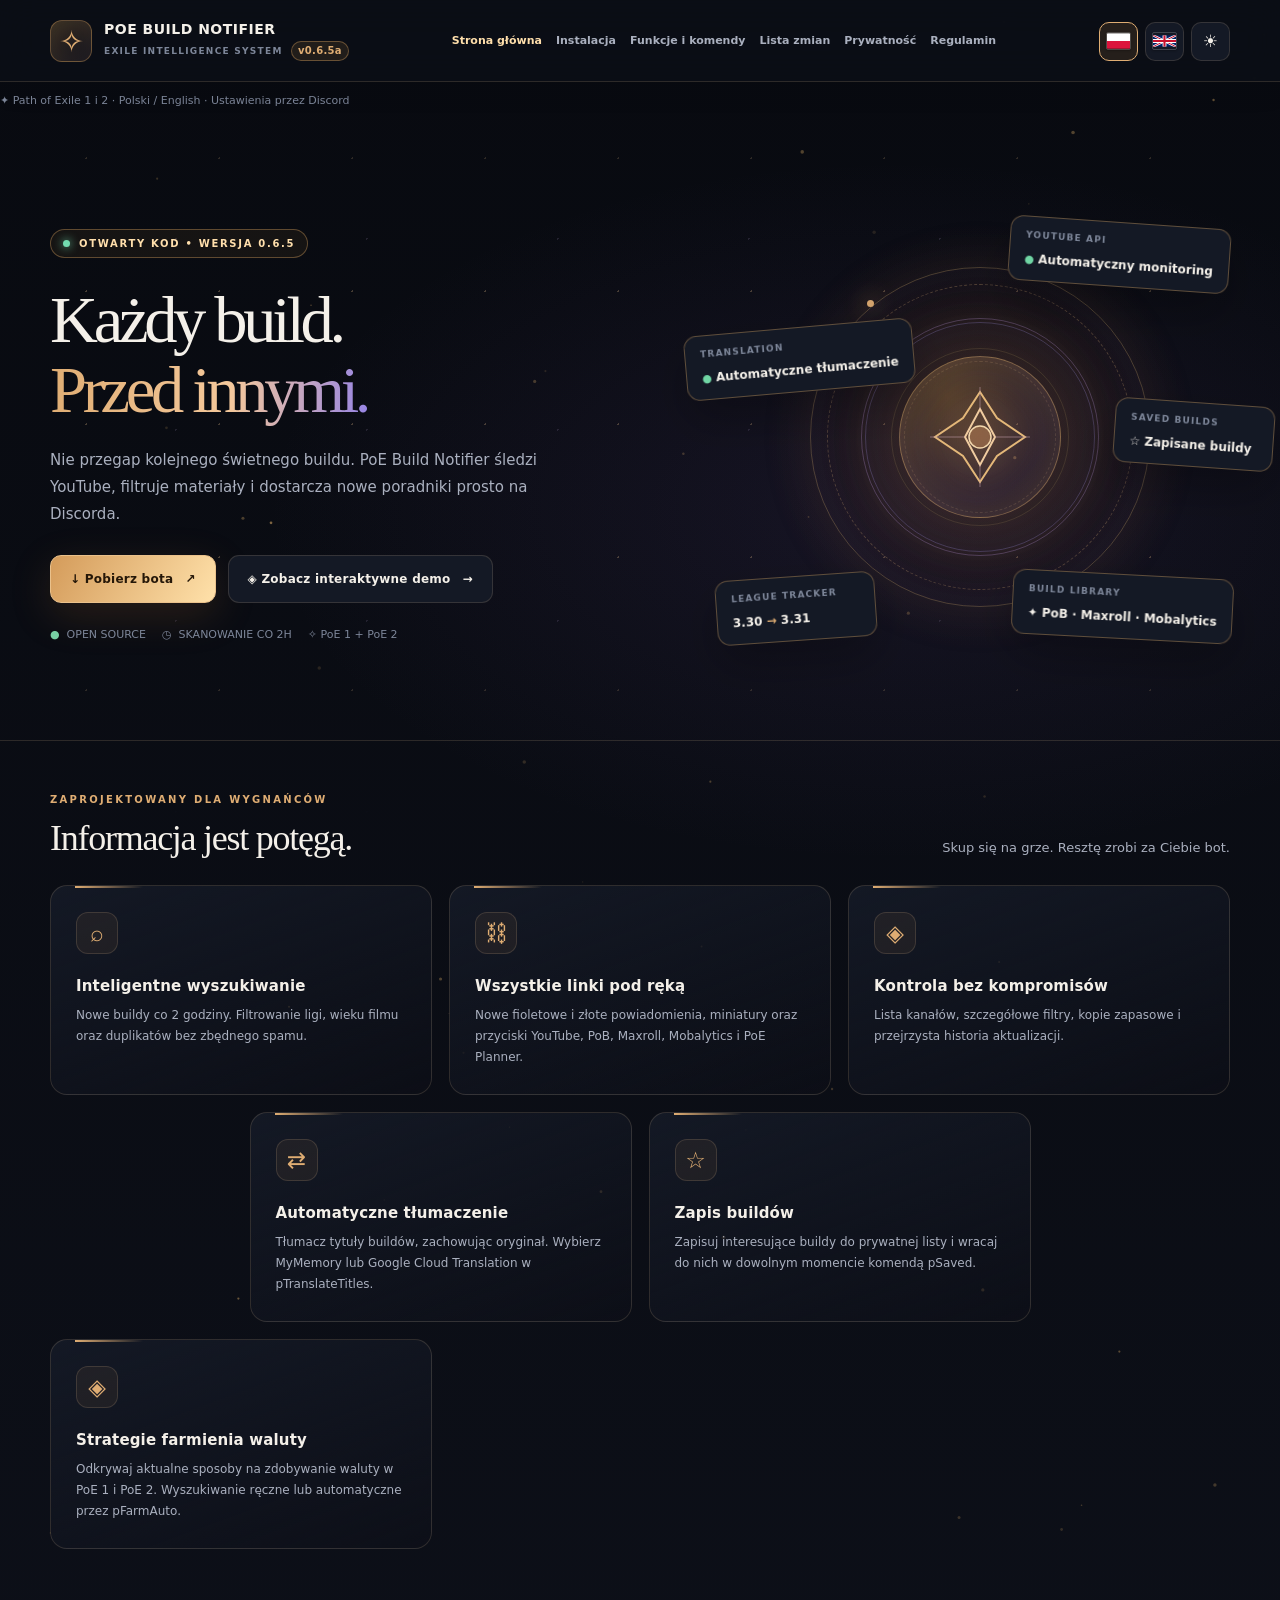
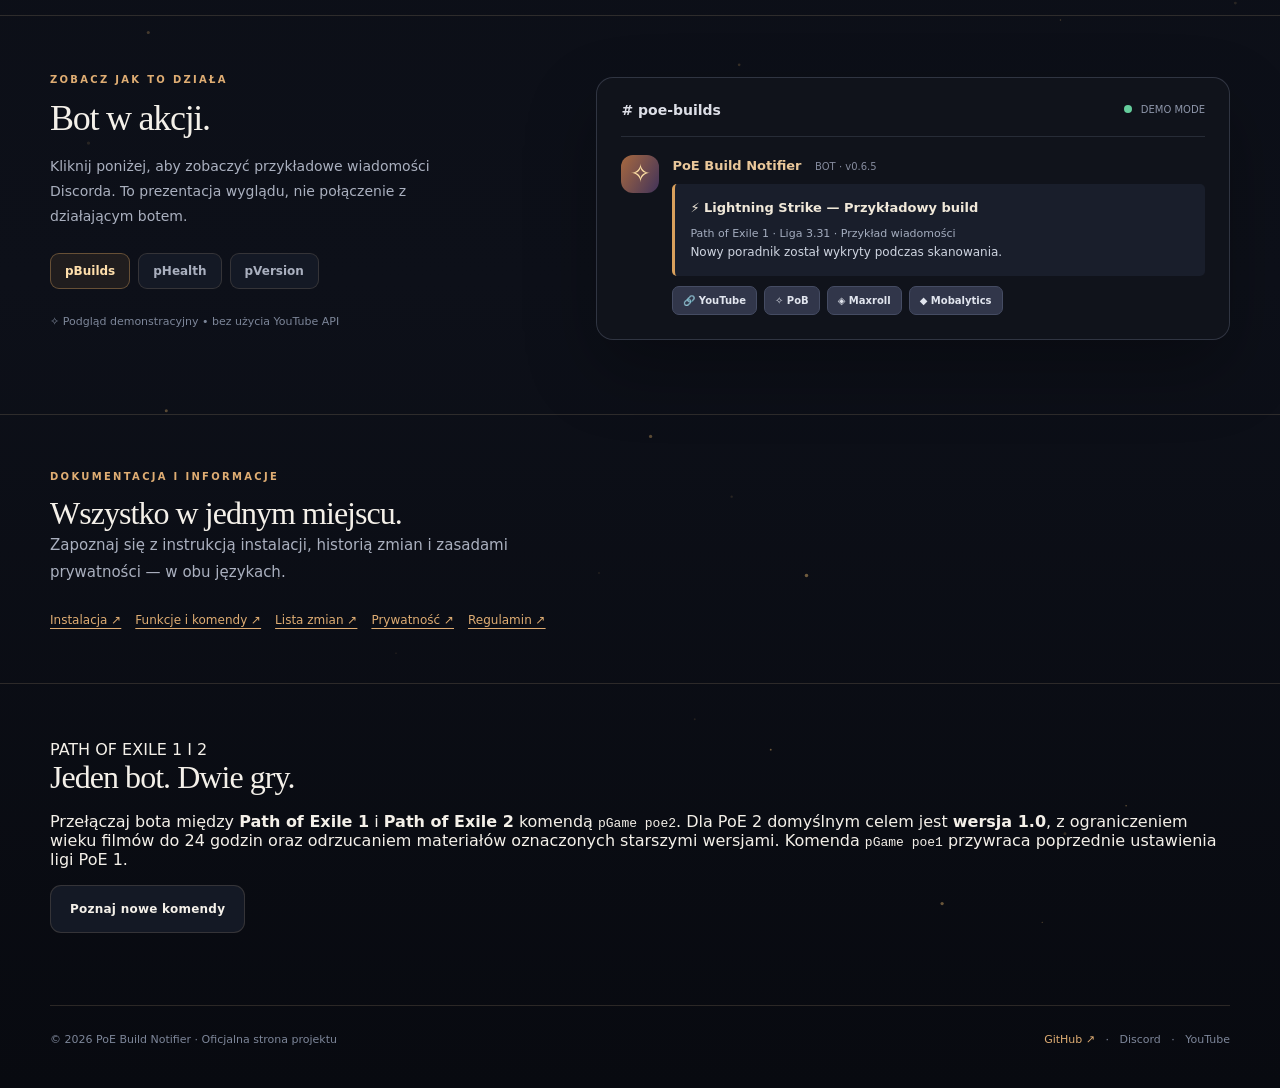
<file: index.html>
<!doctype html>
<html lang="pl">
<head>
<meta charset="utf-8">
<meta name="viewport" content="width=device-width,initial-scale=1">
<meta name="color-scheme" content="dark light">
<title>PoE Build Notifier v0.6.5a — Strona główna</title>
<style>
:root{font-family:Inter,ui-sans-serif,system-ui,-apple-system,'Segoe UI',sans-serif;font-synthesis:none}
*{box-sizing:border-box}
html{scroll-behavior:smooth}
body{margin:0}
body.dark{--bg:#080a10;--background:#0d1019;--panel:#141925;--panel2:#1b2130;--line:rgba(238,208,162,.15);--line-hi:rgba(241,180,102,.34);--fg:#f4f0e9;--muted:#aab0bf;--soft:#7d8699;--accent:#dfad73;--accent-hi:#ffdfac;--violet:#9785e4;--halo:rgba(219,151,79,.16);--shadow:rgba(0,0,0,.28);background:var(--bg);color:var(--fg)}
body.light{--bg:#f7f3ec;--background:#f9f6f1;--panel:#fffdf8;--panel2:#f2ede4;--line:rgba(85,60,47,.19);--line-hi:rgba(162,104,40,.4);--fg:#241f26;--muted:#655e6b;--soft:#7b7480;--accent:#946124;--accent-hi:#6e4a20;--violet:#6853aa;--halo:rgba(195,139,69,.17);--shadow:rgba(92,57,44,.10);background:var(--bg);color:var(--fg)}
a{color:inherit;text-decoration:none}button{font:inherit}
#app{min-height:100vh;overflow:clip;position:relative;background:radial-gradient(ellipse 900px 500px at 70% 19%,rgba(105,73,147,.14),transparent 70%),linear-gradient(180deg,var(--bg),var(--background) 70%,var(--bg));transition:background .3s,color .3s}
#spotlight{position:absolute;inset:0;pointer-events:none;z-index:0;background:radial-gradient(360px circle at var(--mx,60%) var(--my,35%),var(--halo),transparent 75%);opacity:0;transition:opacity .25s}
#app:hover #spotlight{opacity:1}
#starfield{position:absolute;top:85px;left:0;right:0;height:740px;opacity:.45;pointer-events:none;background-image:radial-gradient(circle,rgba(215,178,132,.65) 1px,transparent 1px),radial-gradient(circle,rgba(180,158,208,.35) 1px,transparent 1px);background-size:133px 133px,191px 191px;background-position:20px 7px,80px 58px;mask-image:linear-gradient(transparent,black 16%,black 70%,transparent)}
.wrap{width:min(1180px,calc(100% - 64px));margin:0 auto;position:relative;z-index:1}
header{position:relative;z-index:10;border-bottom:1px solid var(--line);background:rgba(13,16,25,.25);backdrop-filter:blur(16px)}
.header-inner{height:82px;display:flex;align-items:center;justify-content:space-between;gap:24px}
.logo{display:flex;align-items:center;gap:13px;white-space:nowrap}
.logo-symbol{height:42px;width:42px;display:grid;place-items:center;border:1px solid var(--line-hi);border-radius:12px;background:linear-gradient(145deg,rgba(224,168,87,.2),rgba(125,84,143,.08));box-shadow:inset 0 0 22px rgba(234,177,99,.08);font:30px Georgia,serif;color:var(--accent)}
.logo strong{font-size:16px;display:block;letter-spacing:.045em;font-weight:780}
.logo small{display:block;margin-top:4px;color:var(--soft);font-size:9px;letter-spacing:.25em;font-weight:750}
nav{display:flex;align-items:center;gap:28px}
nav a{font-size:12px;font-weight:650;color:var(--muted);transition:color .2s;white-space:nowrap}
nav a:hover,nav a.active{color:var(--accent-hi)}
.controls{display:flex;align-items:center;gap:7px}
.ctrl{background:var(--panel);color:var(--fg);border:1px solid var(--line);border-radius:10px;min-width:39px;height:39px;display:grid;place-items:center;cursor:pointer;font-size:17px;transition:transform .2s,border .2s}
.ctrl:hover{transform:translateY(-2px);border-color:var(--line-hi)}
.ctrl.selected{border-color:var(--accent);background:rgba(188,135,72,.14)}
.theme-button{margin-left:6px}
.hero{min-height:590px;padding:88px 0 65px;display:grid;grid-template-columns:1.12fr .88fr;gap:42px;align-items:center}
.eyebrow{color:var(--accent-hi);border:1px solid var(--line-hi);background:rgba(190,135,67,.07);border-radius:999px;padding:8px 12px;display:inline-flex;align-items:center;gap:9px;font-size:10px;letter-spacing:.17em;text-transform:uppercase;font-weight:800}
.green-dot{height:7px;width:7px;background:#72dcb0;box-shadow:0 0 10px #72dcb0;border-radius:100%}
h1{font-family:Georgia,'Times New Roman',serif;font-weight:500;letter-spacing:-.065em;font-size:clamp(53px,5.2vw,79px);line-height:1.04;margin:27px 0 23px;max-width:710px}
h1 em{font-style:normal;background:linear-gradient(94deg,var(--accent),#f4c89b 57%,var(--violet));background-clip:text;-webkit-background-clip:text;color:transparent}
.hero-description{max-width:520px;color:var(--muted);font-size:15px;line-height:1.8;margin:0 0 27px}
.ctas{display:flex;gap:12px;flex-wrap:wrap}
.btn{display:inline-flex;gap:12px;align-items:center;justify-content:center;padding:14px 19px;min-height:48px;border-radius:11px;font-size:12px;letter-spacing:.02em;font-weight:800;border:1px solid var(--line);transition:transform .18s,box-shadow .18s;background:var(--panel)}
.btn:hover{transform:translateY(-2px);box-shadow:0 8px 25px var(--shadow)}
.btn-primary{background:linear-gradient(120deg,#d49b5a,#ffe1aa);color:#251708;border-color:#eac18b;box-shadow:0 12px 42px rgba(190,119,45,.18)}
.btn-secondary{color:var(--fg)}
.hero-fineprint{display:flex;align-items:center;gap:16px;flex-wrap:wrap;margin-top:25px;color:var(--soft);font-size:11px}
.hero-fineprint span{display:flex;gap:7px;align-items:center}
.hero-fineprint b{color:#78cfa4;font-weight:800}
.visual{position:relative;min-height:430px;display:grid;place-items:center;transform:translateY(2px)}
.visual:before{position:absolute;content:'';width:440px;height:440px;background:radial-gradient(circle,rgba(206,130,67,.15),transparent 68%);pointer-events:none}
.orbit{position:absolute;width:340px;height:340px;border-radius:50%;border:1px solid rgba(212,173,112,.29);box-shadow:0 0 60px rgba(196,111,68,.08),inset 0 0 60px rgba(130,82,135,.06);animation:spin 80s linear infinite}
.orbit:before{content:'';position:absolute;inset:16px;border-radius:50%;border:1px dashed rgba(212,171,118,.29)}
.orbit:after{content:'';position:absolute;inset:50px;border-radius:50%;border:1px solid rgba(170,136,202,.33)}
.orbit.tiny{width:230px;height:230px;transform:none;animation:reverseSpin 60s linear infinite;border-color:rgba(140,124,191,.34)}
.orbit.tiny:before{inset:25px;border:1px solid rgba(208,177,118,.15)}
.orbit.tiny:after{inset:38px;border:1px dashed rgba(190,153,113,.22)}
.emblem{width:162px;height:162px;display:grid;place-items:center;position:relative;z-index:2;border-radius:50%;border:1px solid rgba(228,179,110,.45);background:radial-gradient(circle at 30% 25%,rgba(235,171,83,.23),rgba(95,69,121,.16) 65%,rgba(44,32,62,.15));box-shadow:inset 0 0 38px rgba(227,176,93,.18),0 0 72px rgba(201,131,64,.17)}
.emblem svg{width:100px;height:100px;filter:drop-shadow(0 0 19px rgba(234,173,97,.4))}
.orbit-mark{position:absolute;height:7px;width:7px;border-radius:50%;background:#d6a56e;box-shadow:0 0 22px #d6a56e;top:32px;left:56px}
.float{position:absolute;z-index:3;background:var(--panel);border:1px solid var(--line-hi);border-radius:13px;padding:13px 15px;min-width:160px;box-shadow:0 20px 50px var(--shadow);backdrop-filter:blur(15px)}
.float small{display:block;text-transform:uppercase;color:var(--soft);font-weight:800;font-size:9px;letter-spacing:.13em;margin-bottom:8px}
.float strong{font-size:12px;font-weight:750;white-space:nowrap}
.float1{top:25px;right:0;transform:rotate(4deg)}
.float2{bottom:36px;left:-13px;transform:rotate(-4deg)}
.float3{bottom:38px;right:-3px;transform:rotate(3deg)}
.float4{top:130px;left:-44px;transform:rotate(-5deg)}
.float5{top:205px;right:-44px;transform:rotate(4deg)}
.visual{min-height:480px}
.float .on{color:#70d5a4;font-size:11px}
.section-label{font-size:10px;letter-spacing:.23em;text-transform:uppercase;font-weight:850;color:var(--accent);margin-bottom:13px}
section.features{padding:53px 0 66px;border-top:1px solid var(--line)}
.section-heading{display:flex;justify-content:space-between;gap:20px;align-items:end;margin-bottom:26px}
h2{font-family:Georgia,serif;font-size:36px;font-weight:500;letter-spacing:-.035em;margin:0;line-height:1.15}
.section-heading p{max-width:370px;margin:0;color:var(--muted);line-height:1.7;font-size:13px}
.cards{display:grid;grid-template-columns:repeat(3,1fr);gap:17px}
.card{position:relative;padding:26px 25px;min-height:195px;border:1px solid var(--line);border-radius:17px;background:linear-gradient(160deg,var(--panel),rgba(37,31,46,.05));overflow:hidden;transition:transform .25s,border-color .25s,box-shadow .25s}
.card:before{content:'';position:absolute;top:0;left:24px;width:68px;height:2px;background:linear-gradient(90deg,var(--accent),transparent)}
.card:hover{transform:translateY(-5px);border-color:var(--line-hi);box-shadow:0 16px 45px var(--shadow)}
.card-icon{height:42px;width:42px;display:grid;place-items:center;border-radius:12px;border:1px solid var(--line);background:rgba(198,139,84,.08);color:var(--accent);font-size:23px;margin-bottom:23px}
.card h3{margin:0 0 10px;font-size:15px;letter-spacing:.01em}
.card p{margin:0;font-size:12px;line-height:1.75;color:var(--muted)}
.demo-section{padding:58px 0 72px;border-top:1px solid var(--line)}
.demo-grid{display:grid;grid-template-columns:.9fr 1.1fr;gap:28px;align-items:center}
.demo-section .lead{color:var(--muted);font-size:14px;line-height:1.8;max-width:390px}
.chips{display:flex;gap:8px;flex-wrap:wrap;margin:24px 0}
.chip{cursor:pointer;color:var(--muted);background:var(--panel);border:1px solid var(--line);border-radius:9px;padding:10px 14px;font-size:12px;font-weight:750}
.chip.active{color:var(--accent-hi);border-color:var(--line-hi);background:rgba(202,143,77,.1)}
.small-note{font-size:11px;color:var(--soft);line-height:1.6}
.discord-panel{background:#10131b;border:1px solid rgba(155,165,194,.23);color:#dddfe7;border-radius:17px;padding:24px;box-shadow:0 30px 70px var(--shadow)}
.discord-top{display:flex;align-items:center;justify-content:space-between;border-bottom:1px solid rgba(155,165,194,.17);padding-bottom:18px;margin-bottom:18px;gap:10px}
.discord-top strong{font-size:14px}.discord-top small{color:#8e96aa;font-size:10px}.discord-dot{height:8px;width:8px;border-radius:50%;background:#65cd9c;display:inline-block;margin-right:6px}
.bot-row{display:flex;gap:13px}
.avatar{height:38px;width:38px;flex:none;border-radius:12px;background:linear-gradient(120deg,#a8693f,#41335a);display:grid;place-items:center;font:25px Georgia,serif;color:#ffe1a5}
.message-body{min-width:0;flex:1}
.sender{color:#e9c79a;font-size:13px;font-weight:750}.sender small{color:#858b9e;font-size:10px;margin-left:9px;font-weight:500}
.message{background:#191e2b;border-left:3px solid #d9a05c;border-radius:5px;padding:13px 15px;margin-top:10px;font-size:12px;color:#cfd5e1;line-height:1.65}
.message strong{color:#f0e8d9;font-size:13px}.message small{display:block;color:#a4adbf;font-size:11px;margin-top:6px}
.links{display:flex;gap:7px;flex-wrap:wrap;margin-top:10px}.links span{font-size:10px;padding:8px 10px;border-radius:7px;background:#31364a;color:#e1e5ee;border:1px solid #454c63;font-weight:700}
.footer{border-top:1px solid var(--line);padding:27px 0 42px;display:flex;justify-content:space-between;align-items:center;gap:12px;color:var(--soft);font-size:11px}
.footer a{color:var(--accent)}
@keyframes spin{to{transform:rotate(360deg)}}@keyframes reverseSpin{to{transform:rotate(-360deg)}}
@media(max-width:1050px){nav{gap:15px}.hero{grid-template-columns:1fr .8fr;gap:0}.visual{transform:scale(.83)}.float2{left:-40px}.float3{right:-25px}}
@media(max-width:760px){.wrap{width:min(100% - 34px,520px)}.header-inner{height:auto;min-height:78px;gap:10px;flex-wrap:wrap;padding:15px 0}.logo strong{font-size:12px}.logo small{font-size:7px}nav{display:none}.controls{margin-left:auto}.hero{grid-template-columns:1fr;padding:58px 0 40px;min-height:0}.hero h1{font-size:clamp(47px,12vw,65px)}.visual{min-height:320px;transform:scale(.8)}.float1{right:-30px}.float2{left:-30px}.float3{right:-30px}.section-heading{display:block}.section-heading p{margin-top:14px}.cards,.demo-grid{grid-template-columns:1fr}.card{min-height:160px}.demo-section{padding:45px 0 60px}.footer{flex-wrap:wrap}.ctrl{width:36px;height:36px;min-width:36px}#app{background:linear-gradient(180deg,var(--bg),var(--background))}}
@media(max-width:760px){.visual{min-height:440px}.float4{top:133px;left:-26px}.float5{top:211px;right:-26px}.float4,.float5{min-width:145px;padding:11px 13px}.float4 strong,.float5 strong{font-size:11px}}
@media(prefers-reduced-motion:reduce){html{scroll-behavior:auto}*{animation:none!important;transition:none!important}#spotlight{display:none}}
</style>
<link rel="stylesheet" href="fancy.css"><link rel="stylesheet" href="unified.css"><link rel="alternate" hreflang="pl" href="https://bollek231.github.io/poe-build-notifier-site/index.html"><link rel="alternate" hreflang="en" href="https://bollek231.github.io/poe-build-notifier-site/index-en.html"></head>
<body class="dark fancy-home">
<div id="app">
  <div id="starfield"></div><canvas id="ember-field" aria-hidden="true"></canvas><div id="spotlight"></div>
  <header class="unified-header">
<div class="wrap header-inner">
  <a class="logo" href="https://bollek231.github.io/poe-build-notifier-site/index.html" aria-label="PoE Build Notifier — strona główna"><span class="logo-symbol" aria-hidden="true">✧</span><span class="logo-text"><strong>POE BUILD NOTIFIER</strong><small>EXILE INTELLIGENCE SYSTEM <b class="site-version">v0.6.5a</b></small></span></a>
  <nav id="site-nav" aria-label="Nawigacja główna">
    <a href="https://bollek231.github.io/poe-build-notifier-site/index.html" class="active" aria-current="page">Strona główna</a>
<a href="https://bollek231.github.io/poe-build-notifier-site/instalacja.html">Instalacja</a>
<a href="https://bollek231.github.io/poe-build-notifier-site/komendy.html">Funkcje i komendy</a>
<a href="https://bollek231.github.io/poe-build-notifier-site/changelog.html">Lista zmian</a>
<a href="https://bollek231.github.io/poe-build-notifier-site/privacy.html">Prywatność</a>
<a href="https://bollek231.github.io/poe-build-notifier-site/terms.html">Regulamin</a>
  </nav>
  <div class="controls">
    <button type="button" class="ctrl menu-button" id="mobile-menu-toggle" aria-label="Otwórz menu nawigacji" aria-controls="site-nav" aria-expanded="false" title="Menu">☰</button>
    <a class="ctrl selected" id="lang-pl" href="https://bollek231.github.io/poe-build-notifier-site/index.html" hreflang="pl" lang="pl" title="Polski" aria-label="Polski — obecny język"><img class="lang-flag-image" src="assets/flag-pl.svg" width="25" height="18" alt="" aria-hidden="true"></a>
    <a class="ctrl" id="lang-en" href="https://bollek231.github.io/poe-build-notifier-site/index-en.html" hreflang="en" lang="en" title="English" aria-label="Switch to English"><img class="lang-flag-image" src="assets/flag-gb.svg" width="25" height="18" alt="" aria-hidden="true"></a>
    <button type="button" class="ctrl theme-button" id="theme" title="Zmień motyw strony" aria-label="Przełącz jasny/ciemny motyw">☀️</button>
  </div>
</div>
</header>
  <main id="top"><div class="hero-note">✦ Path of Exile 1 i 2 · Polski / English · Ustawienia przez Discord</div>
    <div class="wrap hero">
      <div class="hero-copy">
        <div class="eyebrow"><span class="green-dot"></span><span data-i="eyebrow">OTWARTY KOD • WERSJA 0.6.5</span></div>
        <h1><span data-i="hero1">Każdy build.</span><br><em data-i="hero2">Przed innymi.</em></h1>
        <p class="hero-description" data-i="heroDesc">Nie przegap kolejnego świetnego buildu. PoE Build Notifier śledzi YouTube, filtruje materiały i dostarcza nowe poradniki prosto na Discorda.</p>
        <div class="ctas">
          <a class="btn btn-primary" href="https://bollek231.github.io/poe-build-notifier-site/downloads/PoE_Build_Notifier_v0.6.5a.zip" download><span data-i="download">↓ Pobierz bota</span> <span aria-hidden="true">↗</span></a>
          <a class="btn btn-secondary" href="#demo"><span data-i="tryDemo">◈ Zobacz interaktywne demo</span> <span aria-hidden="true">→</span></a>
        </div>
        <div class="hero-fineprint"><span><b>●</b><span data-i="tagOpen">OPEN SOURCE</span></span><span>◷ <span data-i="tag2h">SKANOWANIE CO 2H</span></span><span>✧ PoE 1 + PoE 2</span></div>
      </div>
      <div class="visual">
        <div class="orbit"><div class="orbit-mark"></div></div><div class="orbit tiny"></div>
        <div class="emblem"><svg viewBox="0 0 100 100" fill="none" xmlns="http://www.w3.org/2000/svg"><path d="M50 5L67 31L95 50L67 69L50 95L33 69L5 50L33 31L50 5Z" stroke="#e4b879" stroke-width="2"/><path d="M50 22L65 50L50 78L35 50L50 22Z" stroke="#f0cca0" stroke-width="2"/><circle cx="50" cy="50" r="11" fill="#b67d54" fill-opacity=".55" stroke="#f2d6ac" stroke-width="1.5"/><path d="M50 0V22M50 78V100M0 50H35M65 50H100" stroke="#c6a2ac" stroke-width=".8" stroke-opacity=".7"/></svg></div>
        <div class="float float1"><small>YOUTUBE API</small><strong><span class="on">●</span> <span data-i="monitor">Automatyczny monitoring</span></strong></div>
        <div class="float float2"><small>LEAGUE TRACKER</small><strong>3.30 <span style="color:var(--accent)">→</span> 3.31</strong></div>
        <div class="float float3"><small>BUILD LIBRARY</small><strong>✦ PoB · Maxroll · Mobalytics</strong></div>
        <div class="float float4"><small>TRANSLATION</small><strong><span class="on">●</span> Automatyczne tłumaczenie</strong></div>
        <div class="float float5"><small>SAVED BUILDS</small><strong>☆ Zapisane buildy</strong></div>
      </div>
    </div>
    <section class="features" id="features"><div class="wrap">
       <div class="section-label" data-i="featuresLabel">ZAPROJEKTOWANY DLA WYGNAŃCÓW</div>
       <div class="section-heading"><h2 data-i="featuresTitle">Informacja jest potęgą.</h2><p data-i="featuresSub">Skup się na grze. Resztę zrobi za Ciebie bot.</p></div>
       <div class="cards">
         <article class="card"><div class="card-icon">⌕</div><h3 data-i="card1Title">Inteligentne wyszukiwanie</h3><p data-i="card1Desc">Nowe buildy co 2 godziny. Filtrowanie ligi, wieku filmu oraz duplikatów bez zbędnego spamu.</p></article>
         <article class="card"><div class="card-icon">⛓</div><h3 data-i="card2Title">Wszystkie linki pod ręką</h3><p data-i="card2Desc">Nowe fioletowe i złote powiadomienia, miniatury oraz przyciski YouTube, PoB, Maxroll, Mobalytics i PoE Planner.</p></article>
         <article class="card"><div class="card-icon">◈</div><h3 data-i="card3Title">Kontrola bez kompromisów</h3><p data-i="card3Desc">Lista kanałów, szczegółowe filtry, kopie zapasowe i przejrzysta historia aktualizacji.</p></article>
         <article class="card"><div class="card-icon" aria-hidden="true">⇄</div><h3 data-i="card4Title">Automatyczne tłumaczenie</h3><p data-i="card4Desc">Tłumacz tytuły buildów, zachowując oryginał. Wybierz MyMemory lub Google Cloud Translation w pTranslateTitles.</p></article>
         <article class="card"><div class="card-icon" aria-hidden="true">☆</div><h3 data-i="card5Title">Zapis buildów</h3><p data-i="card5Desc">Zapisuj interesujące buildy do prywatnej listy i wracaj do nich w dowolnym momencie komendą pSaved.</p></article>
         <article class="card"><div class="card-icon" aria-hidden="true">◈</div><h3 data-i="card6Title">Strategie farmienia waluty</h3><p data-i="card6Desc">Odkrywaj strategie farmienia w PoE 1 i 2. Po starcie wybierz przyciskiem Buildy lub Farm Strat, co bot ma wyszukać.</p></article>
       </div>
    </div></section>
    <section class="demo-section" id="demo"><div class="wrap demo-grid">
       <div><div class="section-label" data-i="demoLabel">ZOBACZ JAK TO DZIAŁA</div><h2 data-i="demoTitle">Bot w akcji.</h2><p class="lead" data-i="demoDesc">Kliknij poniżej, aby zobaczyć przykładowe wiadomości Discorda. To prezentacja wyglądu, nie połączenie z działającym botem.</p><div class="chips"><button class="chip active" data-example="build">pBuilds</button><button class="chip" data-example="health">pHealth</button><button class="chip" data-example="version">pVersion</button></div><p class="small-note" data-i="demoNote">✧ Podgląd demonstracyjny • bez użycia YouTube API</p></div>
       <div class="discord-panel"><div class="discord-top"><strong># poe-builds</strong><small><span class="discord-dot"></span> DEMO MODE</small></div><div class="bot-row"><div class="avatar">✧</div><div class="message-body"><span class="sender">PoE Build Notifier <small>BOT · v0.6.5</small></span><div class="message" id="message-box"></div><div class="links" id="message-links"></div></div></div></div>
    </div></section>
<section class="alt-section" aria-label="Dokumentacja projektu"><div class="wrap">
<div class="section-label">DOKUMENTACJA I INFORMACJE</div>
<h2>Wszystko w jednym miejscu.</h2>
<p class="hero-description">Zapoznaj się z instrukcją instalacji, historią zmian i zasadami prywatności — w obu językach.</p>
<div class="secondary-links">
<a href="https://bollek231.github.io/poe-build-notifier-site/instalacja.html">Instalacja ↗</a><a href="https://bollek231.github.io/poe-build-notifier-site/komendy.html">Funkcje i komendy ↗</a><a href="https://bollek231.github.io/poe-build-notifier-site/changelog.html">Lista zmian ↗</a><a href="https://bollek231.github.io/poe-build-notifier-site/privacy.html">Prywatność ↗</a><a href="https://bollek231.github.io/poe-build-notifier-site/terms.html">Regulamin ↗</a>
</div>
</div></section>
  <section class="alt-section" id="game-modes"><div class="wrap"><span class="pill">PATH OF EXILE 1 I 2</span><h2>Jeden bot. Dwie gry.</h2><p>Przełączaj bota między <strong>Path of Exile 1</strong> i <strong>Path of Exile 2</strong> komendą <code>pGame poe2</code>. Dla PoE 2 domyślnym celem jest <strong>wersja 1.0</strong>, z ograniczeniem wieku filmów do 24 godzin oraz odrzucaniem materiałów oznaczonych starszymi wersjami. Komenda <code>pGame poe1</code> przywraca poprzednie ustawienia ligi PoE 1.</p><p><a class="btn secondary" href="https://bollek231.github.io/poe-build-notifier-site/komendy.html">Poznaj nowe komendy</a></p></div></section></main>
  <div class="wrap footer"><span>© 2026 PoE Build Notifier · <span data-i="footer">Oficjalna strona projektu</span></span><span><a href="https://github.com/Bollek231/poe-build-notifier-site" target="_blank" rel="noopener">GitHub ↗</a> &nbsp; · &nbsp; Discord &nbsp; · &nbsp; YouTube</span></div>
</div>
<script>
(()=>{
const body=document.body,app=document.getElementById('app');let lang='pl',ex='build';
const dictionary={
pl:{navHome:'Strona główna',navFeatures:'Funkcje',navDemo:'Podgląd',navChangelog:'Lista zmian ↗',eyebrow:'OTWARTY KOD • WERSJA 0.6.5',hero1:'Każdy build.',hero2:'Przed innymi.',heroDesc:'Nie przegap kolejnego świetnego buildu. PoE Build Notifier śledzi YouTube, filtruje materiały i dostarcza nowe poradniki prosto na Discorda.',download:'↓ Pobierz bota',tryDemo:'◈ Zobacz interaktywne demo',tagOpen:'OPEN SOURCE',tag2h:'SKANOWANIE CO 2H',monitor:'Automatyczny monitoring',featuresLabel:'ZAPROJEKTOWANY DLA WYGNAŃCÓW',featuresTitle:'Informacja jest potęgą.',featuresSub:'Skup się na grze. Resztę zrobi za Ciebie bot.',card1Title:'Inteligentne wyszukiwanie',card1Desc:'Nowe buildy co 2 godziny. Filtrowanie ligi, wieku filmu oraz duplikatów bez zbędnego spamu.',card2Title:'Wszystkie linki pod ręką',card2Desc:'Nowe fioletowe i złote powiadomienia, miniatury oraz przyciski YouTube, PoB, Maxroll, Mobalytics i PoE Planner.',card3Title:'Kontrola bez kompromisów',card3Desc:'Lista kanałów, szczegółowe filtry, kopie zapasowe i przejrzysta historia aktualizacji.',card4Title:'Automatyczne tłumaczenie',card4Desc:'Tłumacz tytuły buildów, zachowując oryginał. Wybierz MyMemory lub Google Cloud Translation w pTranslateTitles.',card5Title:'Zapis buildów',card5Desc:'Zapisuj interesujące buildy do prywatnej listy i wracaj do nich w dowolnym momencie komendą pSaved.',card6Title:'Strategie farmienia waluty',card6Desc:'Odkrywaj aktualne sposoby na zdobywanie waluty w PoE 1 i PoE 2. Wyszukiwanie ręczne lub automatyczne przez pFarmAuto.',demoLabel:'ZOBACZ JAK TO DZIAŁA',demoTitle:'Bot w akcji.',demoDesc:'Kliknij poniżej, aby zobaczyć przykładowe wiadomości Discorda. To prezentacja wyglądu, nie połączenie z działającym botem.',demoNote:'✧ Podgląd demonstracyjny • bez użycia YouTube API',footer:'Oficjalna strona projektu'},
en:{navHome:'Home',navFeatures:'Features',navDemo:'Preview',navChangelog:'Patch notes ↗',eyebrow:'OPEN SOURCE • VERSION 0.6.5',hero1:'Every build.',hero2:'Before the rest.',heroDesc:'Never miss a great build again. PoE Build Notifier watches YouTube, filters new videos, and sends fresh guides straight to your Discord channel.',download:'↓ Download bot',tryDemo:'◈ Try interactive demo',tagOpen:'OPEN SOURCE',tag2h:'SCANS EVERY 2H',monitor:'Automated monitoring',featuresLabel:'BUILT FOR THE EXILES',featuresTitle:'Knowledge is power.',featuresSub:'Focus on playing. Let the bot do the searching.',card1Title:'Smart discovery',card1Desc:'Fresh builds every two hours. League, age, and duplicate filtering without needless spam.',card2Title:'Links where you need them',card2Desc:'New purple and gold Discord embeds, thumbnails, and YouTube, PoB, Maxroll, Mobalytics and PoE Planner buttons.',card3Title:'Stay in control',card3Desc:'Channel lists, advanced filters, backups, and a transparent version history.',card4Title:'Automatic translation',card4Desc:'Translate build titles while keeping the original. Choose MyMemory or Google Cloud Translation with pTranslateTitles.',card5Title:'Saved builds',card5Desc:'Save interesting builds to your private list and revisit them anytime with the pSaved command.',card6Title:'Currency farming strategies',card6Desc:'Find fresh currency farming methods for PoE 1 and PoE 2. Search manually or enable optional monitoring with pFarmAuto.',demoLabel:'SEE HOW IT WORKS',demoTitle:'Bot in action.',demoDesc:'Select a command below to preview sample Discord messages. This is a visual demo, not a connection to a running bot.',demoNote:'✧ Demonstration only • no YouTube API requests',footer:'Official project website'}};
function renderMessage(){const box=document.getElementById('message-box'),links=document.getElementById('message-links');let content='',buttons='';if(ex==='build'){content=lang==='pl'?'<strong>⚡ Lightning Strike — Przykładowy build</strong><small>Path of Exile 1 · Liga 3.31 · Przykład wiadomości</small>Nowy poradnik został wykryty podczas skanowania.':'<strong>⚡ Lightning Strike — Example build</strong><small>Path of Exile 1 · League 3.31 · Example message</small>A new build guide was detected during scanning.';buttons='<span>🔗 YouTube</span><span>✧ PoB</span><span>◈ Maxroll</span><span>◆ Mobalytics</span>';}else if(ex==='health'){content=lang==='pl'?'<strong>✓ pHealth — Status systemu</strong><small>Przykładowe dane, nie prawdziwy status</small>🟢 Bot: aktywny<br>⏱ Skanowanie: co 2 godziny<br>🗓 Podsumowanie: 20:00':'<strong>✓ pHealth — System status</strong><small>Sample data, not live status</small>🟢 Bot: online<br>⏱ Scan interval: every 2 hours<br>🗓 Daily digest: 20:00';}else{content=lang==='pl'?'<strong>✧ pVersion</strong><small>PoE Build Notifier</small>Aktualna wersja: <b>v0.6.5</b><br>Najnowsza wersja: <b>v0.6.5</b>':'<strong>✧ pVersion</strong><small>PoE Build Notifier</small>Installed version: <b>v0.6.5</b><br>Latest release: <b>v0.6.5</b>';}box.innerHTML=content;links.innerHTML=buttons;}
function render(){document.documentElement.lang=lang;document.querySelectorAll('[data-i]').forEach(el=>{let v=dictionary[lang][el.dataset.i];if(v)el.textContent=v});document.getElementById('lang-pl').classList.toggle('selected',lang==='pl');document.getElementById('lang-en').classList.toggle('selected',lang==='en');renderMessage()}
document.getElementById('lang-pl').addEventListener('click',()=>{lang='pl';render()});document.getElementById('lang-en').addEventListener('click',()=>{lang='en';render()});
function changeTheme(to){body.classList.toggle('dark',to==='dark');body.classList.toggle('light',to==='light');document.getElementById('theme').textContent=to==='dark'?'☀️':'🌙';document.getElementById('theme').title=to==='dark'?'Jasny motyw / Light mode':'Ciemny motyw / Dark mode';try{localStorage.setItem('poe-design-theme',to)}catch(e){}}
document.getElementById('theme').addEventListener('click',()=>changeTheme(body.classList.contains('dark')?'light':'dark'));
document.querySelectorAll('[data-example]').forEach(b=>b.addEventListener('click',()=>{ex=b.dataset.example;document.querySelectorAll('[data-example]').forEach(x=>x.classList.toggle('active',x===b));renderMessage()}));
document.getElementById('app').addEventListener('pointermove',e=>{const r=app.getBoundingClientRect();app.style.setProperty('--mx',e.clientX-r.left+'px');app.style.setProperty('--my',e.clientY-r.top+'px')});
try{const stored=localStorage.getItem('poe-design-theme');if(stored==='light')changeTheme('light')}catch(e){}
render();
})();
</script>
<script defer src="effects.js"></script><script defer src="version-badge.js"></script></body></html>
</file>
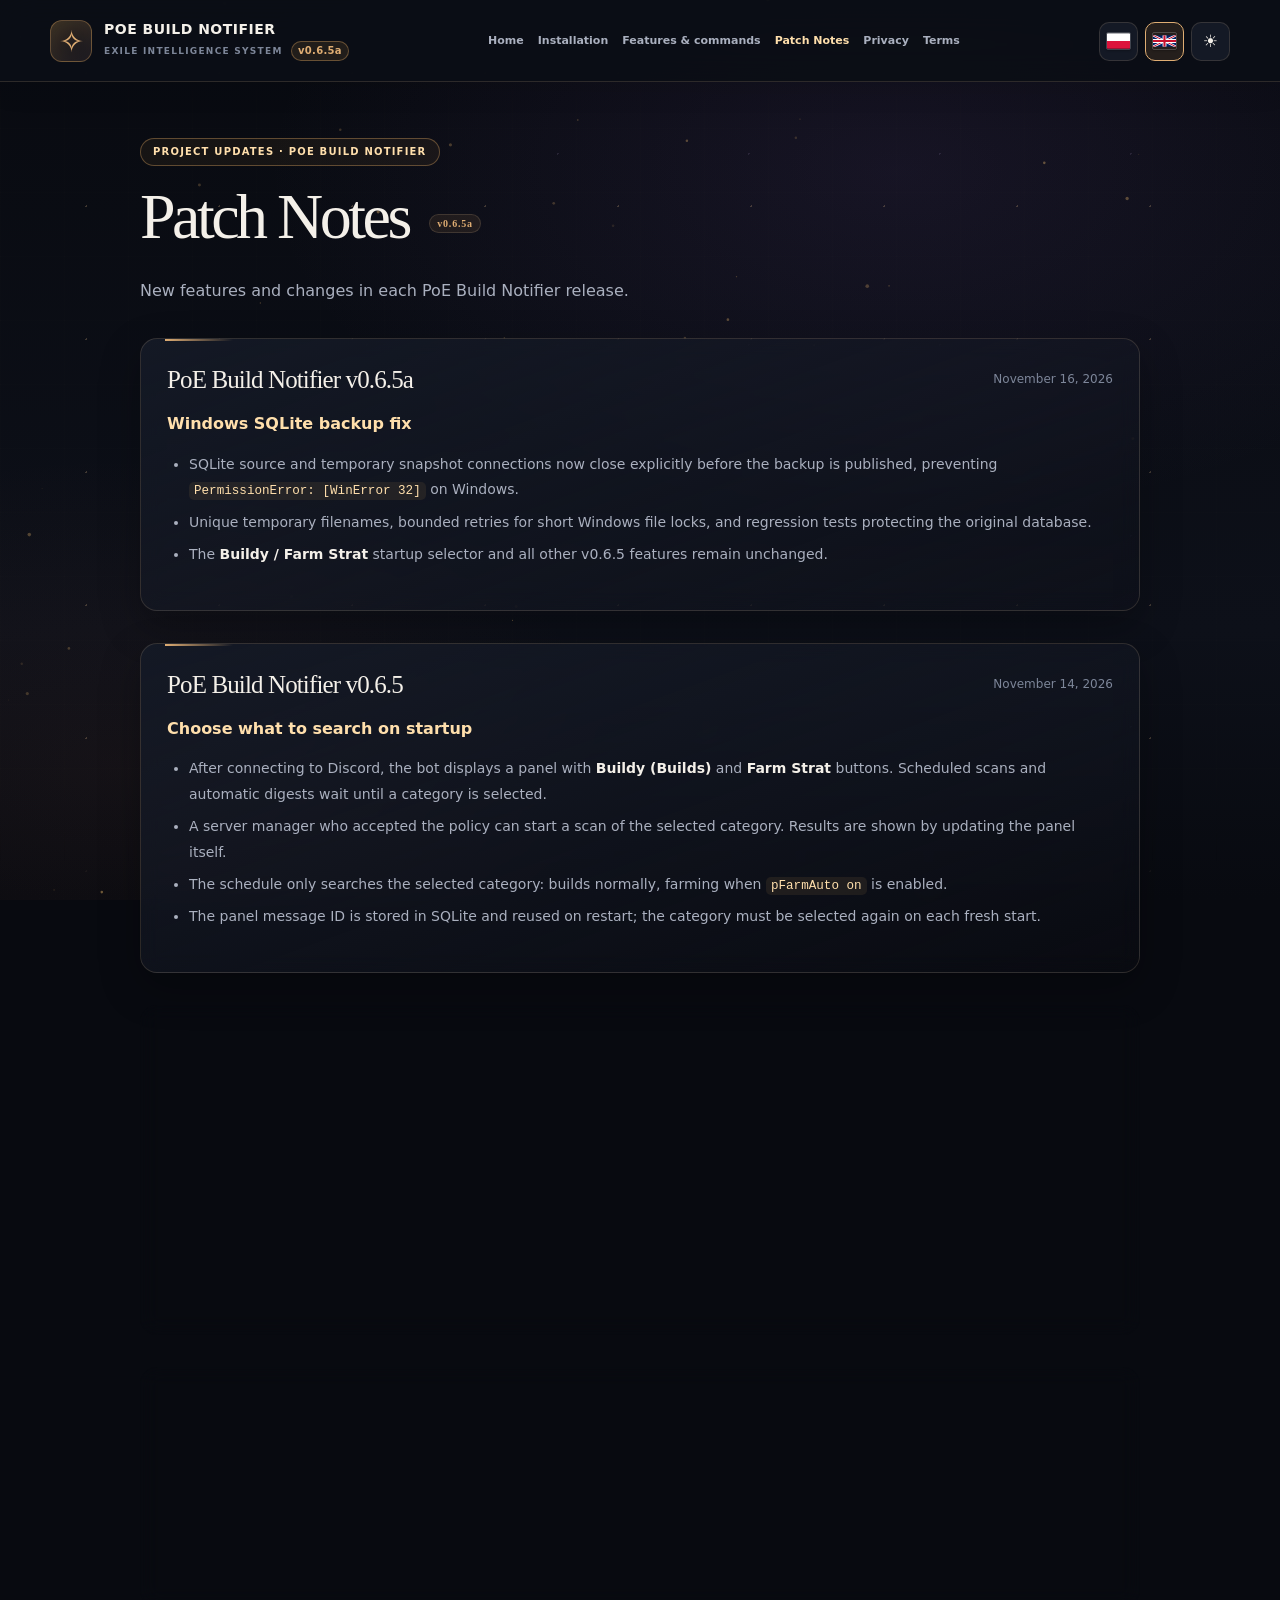
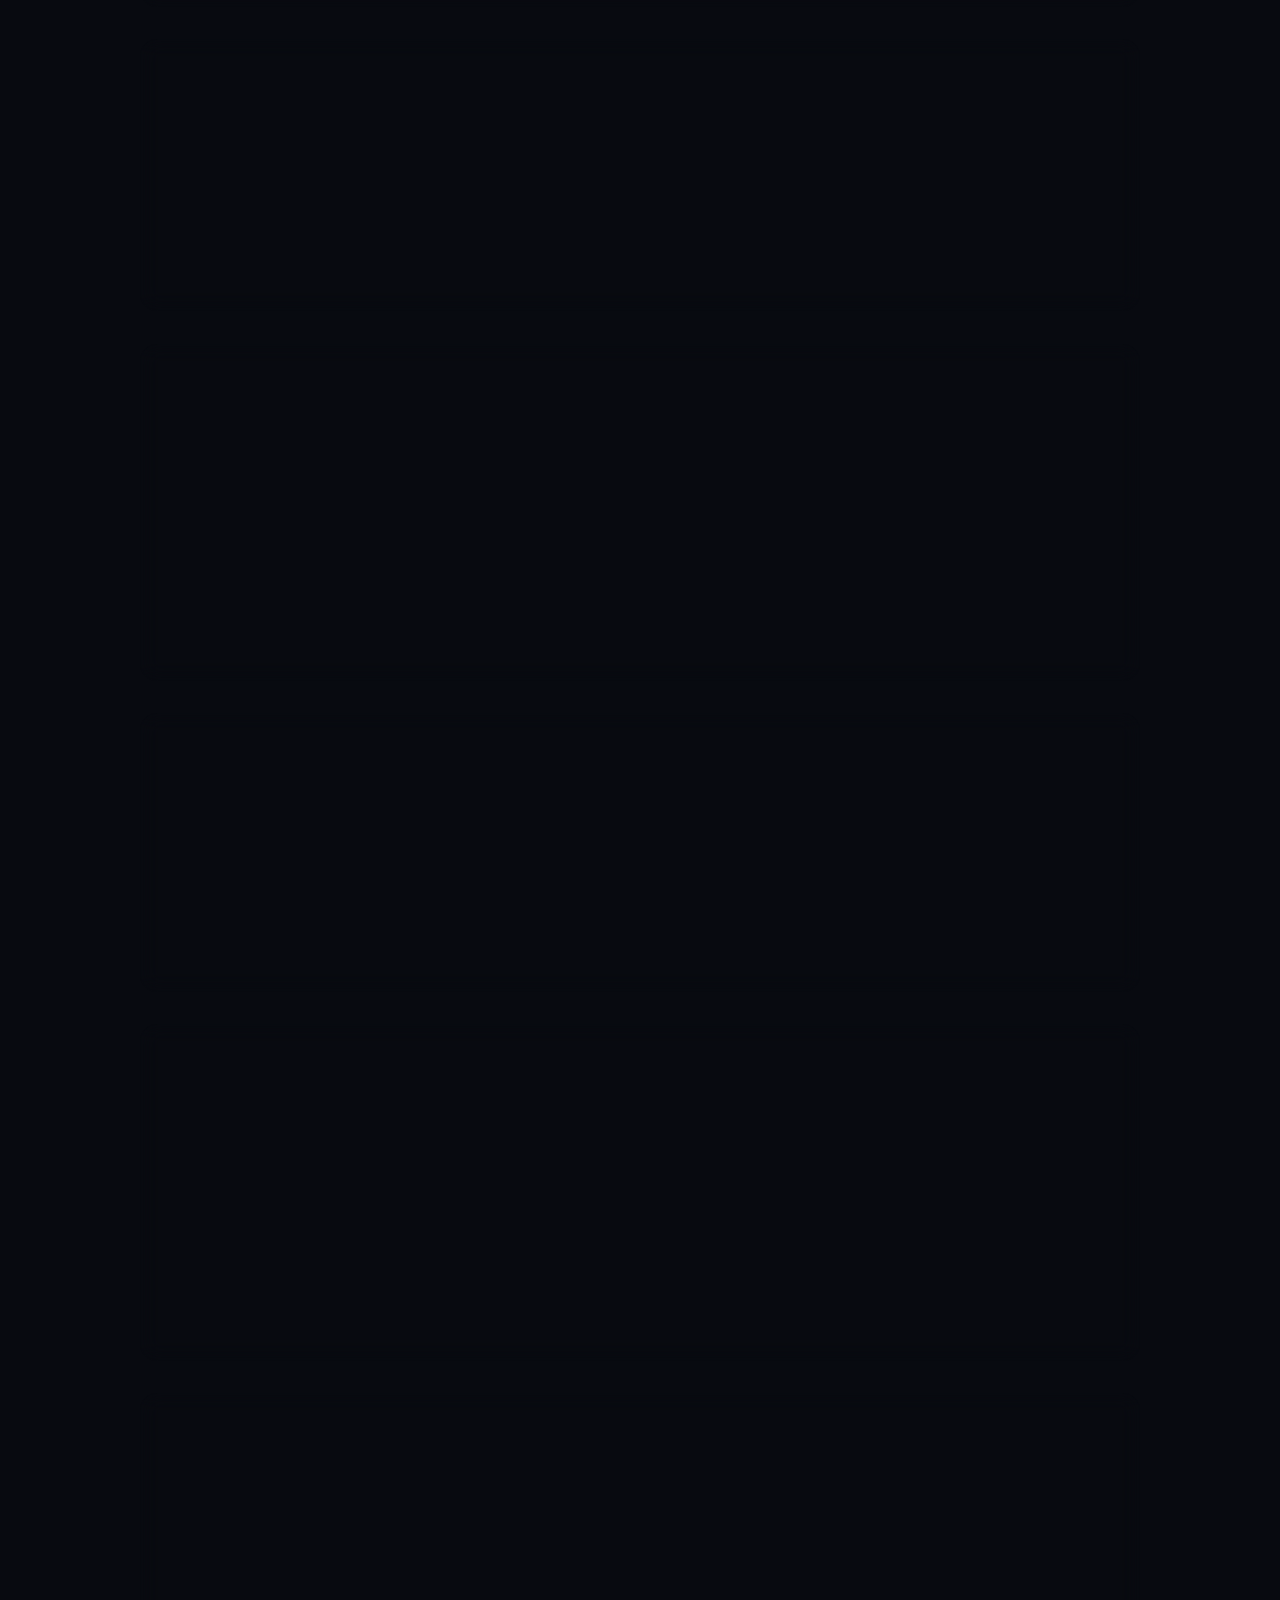
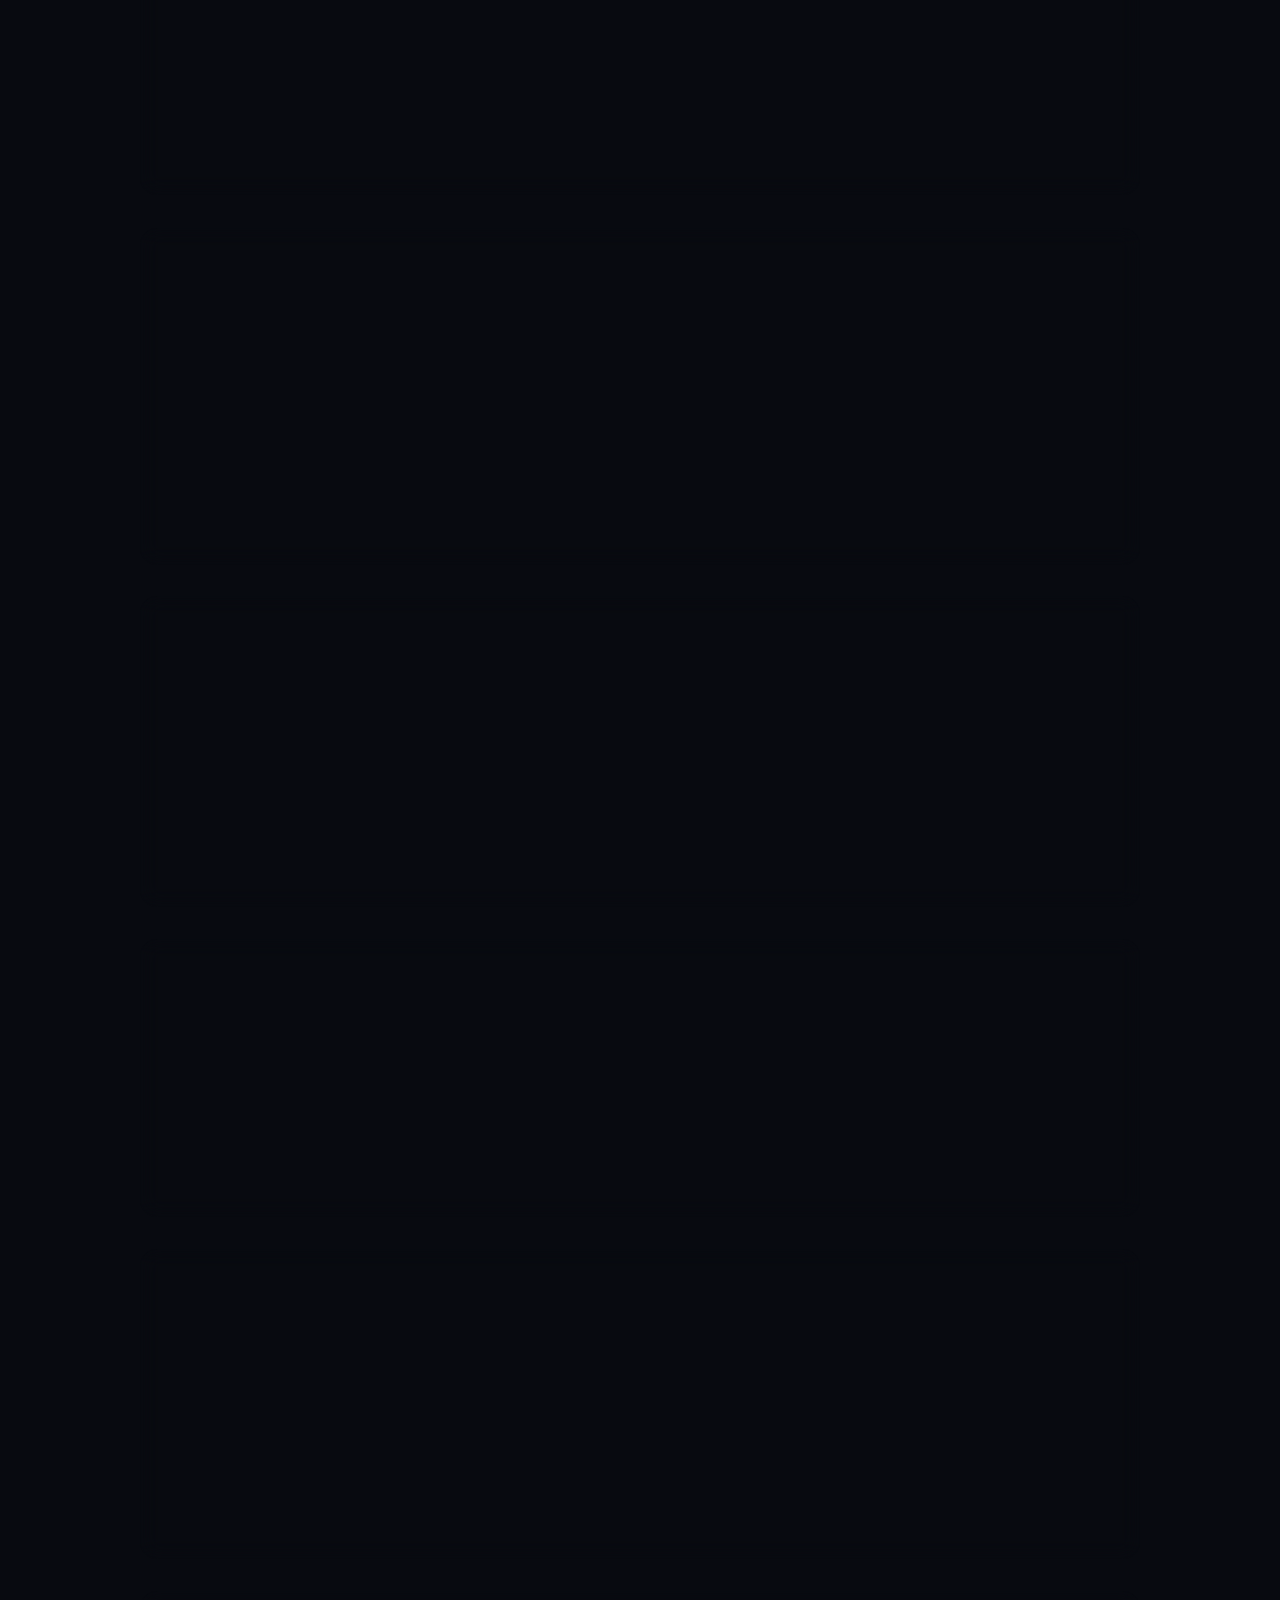
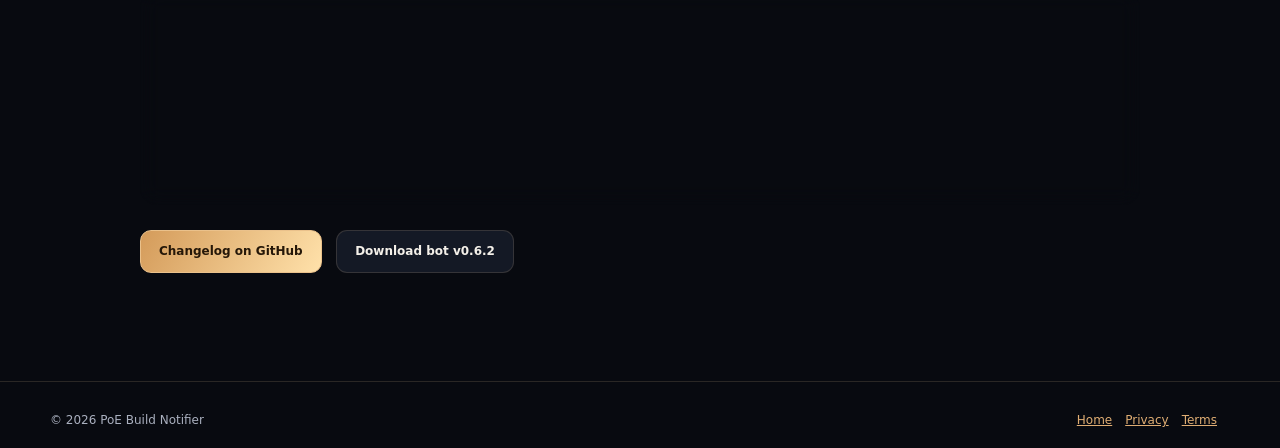
<file: changelog-en.html>
<!doctype html><html lang="en"><head><meta charset="utf-8"><meta name="viewport" content="width=device-width,initial-scale=1"><meta name="description" content="Release history and patch notes for PoE Build Notifier"><title>PoE Build Notifier v0.6.5a — Patch Notes</title><link rel="stylesheet" href="style.css"><link rel="stylesheet" href="fancy.css"><link rel="stylesheet" href="unified.css"><link rel="alternate" hreflang="pl" href="https://bollek231.github.io/poe-build-notifier-site/changelog.html"><link rel="alternate" hreflang="en" href="https://bollek231.github.io/poe-build-notifier-site/changelog-en.html"></head><body class="docs-redesign dark"><div class="site-atmosphere" aria-hidden="true"><canvas id="ember-field"></canvas></div><div class="site-spotlight" aria-hidden="true"></div><header class="unified-header">
<div class="wrap header-inner">
  <a class="logo" href="https://bollek231.github.io/poe-build-notifier-site/index-en.html" aria-label="PoE Build Notifier — homepage"><span class="logo-symbol" aria-hidden="true">✧</span><span class="logo-text"><strong>POE BUILD NOTIFIER</strong><small>EXILE INTELLIGENCE SYSTEM <b class="site-version">v0.6.5a</b></small></span></a>
  <nav id="site-nav" aria-label="Main navigation">
    <a href="https://bollek231.github.io/poe-build-notifier-site/index-en.html">Home</a>
<a href="https://bollek231.github.io/poe-build-notifier-site/instalacja-en.html">Installation</a>
<a href="https://bollek231.github.io/poe-build-notifier-site/komendy-en.html">Features & commands</a>
<a href="https://bollek231.github.io/poe-build-notifier-site/changelog-en.html" class="active" aria-current="page">Patch Notes</a>
<a href="https://bollek231.github.io/poe-build-notifier-site/privacy-en.html">Privacy</a>
<a href="https://bollek231.github.io/poe-build-notifier-site/terms-en.html">Terms</a>
  </nav>
  <div class="controls">
    <button type="button" class="ctrl menu-button" id="mobile-menu-toggle" aria-label="Open navigation menu" aria-controls="site-nav" aria-expanded="false" title="Menu">☰</button>
    <a class="ctrl" id="lang-pl" href="https://bollek231.github.io/poe-build-notifier-site/changelog.html" hreflang="pl" lang="pl" title="Polski" aria-label="Przełącz na polski"><img class="lang-flag-image" src="assets/flag-pl.svg" width="25" height="18" alt="" aria-hidden="true"></a>
    <a class="ctrl selected" id="lang-en" href="https://bollek231.github.io/poe-build-notifier-site/changelog-en.html" hreflang="en" lang="en" title="English" aria-label="English — current language"><img class="lang-flag-image" src="assets/flag-gb.svg" width="25" height="18" alt="" aria-hidden="true"></a>
    <button type="button" class="ctrl theme-button" id="theme-toggle" title="Change color theme" aria-label="Toggle light/dark theme">☀️</button>
  </div>
</div>
</header><main class="wrap content"><span class="pill">Project updates · PoE Build Notifier</span><h1>Patch Notes <span class="site-version heading-version">v0.6.5a</span></h1><p class="lead">New features and changes in each PoE Build Notifier release.</p><article class="release-entry" id="v0-6-5a"><div class="release-heading"><h2>PoE Build Notifier v0.6.5a</h2><span class="release-date">November 16, 2026</span></div><h3>Windows SQLite backup fix</h3><ul><li>SQLite source and temporary snapshot connections now close explicitly before the backup is published, preventing <code>PermissionError: [WinError 32]</code> on Windows.</li><li>Unique temporary filenames, bounded retries for short Windows file locks, and regression tests protecting the original database.</li><li>The <strong>Buildy / Farm Strat</strong> startup selector and all other v0.6.5 features remain unchanged.</li></ul></article><article class="release-entry" id="v0-6-5"><div class="release-heading"><h2>PoE Build Notifier v0.6.5</h2><span class="release-date">November 14, 2026</span></div><h3>Choose what to search on startup</h3><ul><li>After connecting to Discord, the bot displays a panel with <strong>Buildy (Builds)</strong> and <strong>Farm Strat</strong> buttons. Scheduled scans and automatic digests wait until a category is selected.</li><li>A server manager who accepted the policy can start a scan of the selected category. Results are shown by updating the panel itself.</li><li>The schedule only searches the selected category: builds normally, farming when <code>pFarmAuto on</code> is enabled.</li><li>The panel message ID is stored in SQLite and reused on restart; the category must be selected again on each fresh start.</li></ul></article><article class="release-entry" id="v0-6-4d"><div class="release-heading"><h2>PoE Build Notifier v0.6.4d</h2><span class="release-date">November 13, 2026</span></div><h3>Discord notification redesign</h3><ul><li>Purple build embeds and gold farming embeds with clearer headers, fields, thumbnails and concise footers.</li><li><code>pEmbedStyle compact</code> and <code>pEmbedStyle expanded</code> select the layout for new notifications; <code>pEmbedStyle status</code> displays the current option. Expanded is the default.</li><li>Contextual <strong>Save, YouTube, PoB, Maxroll, Mobalytics and PoE Planner</strong> buttons. The duplicate raw YouTube URL above notifications was removed.</li><li>Cleaned up technical labels and enabled saving from dedicated farming channels. Previously posted messages are unchanged.</li></ul></article><article class="release-entry" id="v0-6-4c"><div class="release-heading"><h2>PoE Build Notifier v0.6.4c</h2><span class="release-date">November 13, 2026</span></div><h3>PoE Planner buttons</h3><ul><li>Currency-farming notifications now include a <strong>PoE Planner</strong> button whenever the YouTube description includes a link to <code>https://poeplanner.com</code> or <code>https://www.poeplanner.com</code>.</li><li>Added safe domain validation and PoE Planner support when refreshing buttons in previously posted messages.</li></ul></article><article class="release-entry" id="v0-6-4b"><div class="release-heading"><h2>PoE Build Notifier v0.6.4b</h2><span class="release-date">November 13, 2026</span></div><h3>Optional video count for manual scanning</h3><ul><li><code>pScan</code> and <code>pFarmScan</code> accept a new-video limit, e.g. <code>pScan 1</code>, <code>pScan 2</code>, <code>pFarmScan 1</code>, <code>pFarmScan 2</code>.</li><li>Without a count, both retain their full manual scan behavior. Valid range: 1–25 videos. The number caps posted or queued matches, not YouTube API queries.</li><li>The cap also applies during quiet hours, and the scan summary reports queued videos.</li></ul></article><article class="release-entry" id="v0-6-4"><div class="release-heading"><h2>PoE Build Notifier v0.6.4</h2><span class="release-date">November 13, 2026</span></div><h3>Currency farming strategies</h3><ul><li>Added <code>pFarmScan</code> and <code>pFarmSearch TOPIC</code> for currency farming guides in PoE 1 and PoE 2.</li><li><code>pFarmTopics</code> lists supported strategies and <code>pFarmRecent</code> shows recently discovered videos.</li><li><code>pFarmAuto on/off/status</code> controls opt-in monitoring. When enabled, it uses at most one additional query per interval within the existing shared YouTube budget.</li><li>New patch and freshness filters keep farming videos separate from build history; quiet-hours strategies are delivered in a digest.</li><li>Optional dedicated Discord channel with <code>FARM_CHANNEL_ID</code> in the private <code>.env</code>.</li></ul></article><article class="release-entry" id="v0-6-3"><div class="release-heading"><h2>PoE Build Notifier v0.6.3</h2><span class="release-date">November 13, 2026</span></div><h3>Windows launcher and automatic updates</h3><ul><li>Added a desktop launcher with start/stop controls and live logs, without manually typing CMD commands.</li><li>On startup the launcher checks GitHub, downloads and automatically installs a newer bot version.</li><li>Only program files are replaced; private <code>.env</code>, SQLite data and user settings stay intact.</li><li>Added rollback of program files on install failure, <code>.bat</code> and <code>.vbs</code> shortcuts, and automated ZIP packaging.</li></ul></article><article class="release-entry" id="v0-6-2b"><div class="release-heading"><h2>PoE Build Notifier v0.6.2b</h2><span class="release-date">November 13, 2026</span></div><h3>Choose a translation provider</h3><ul><li>New <strong>MyMemory</strong> option for English title translations, without an API key or billing.</li><li>Switch to <strong>Google Cloud Translation</strong> with your own API key via <code>pTranslateTitles google</code>, or choose MyMemory with <code>pTranslateTitles mymemory</code>.</li><li>New provider setting in <code>pSettings</code>, saved to SQLite.</li><li>Local language detection for MyMemory, separate translation caches, bounded requests and safe fallback to original titles.</li><li><code>pVersion</code> now accepts letter-suffixed releases such as <code>0.6.2b</code>.</li></ul></article><article class="release-entry" id="v0-6-2"><div class="release-heading"><h2>PoE Build Notifier v0.6.2</h2><span class="release-date">November 13, 2026</span></div><h3>Community tools and title translations</h3><ul><li>New <code>pSetup</code> menu for game, patch, bot language and scan interval.</li><li>Interactive <code>pHelp</code> command categories and examples.</li><li><code>pQuietHours</code> queues recent guides and posts one digest after the quiet period.</li><li><code>pPause</code> and <code>pResume</code> suspend scheduled scans without preventing manual searches.</li><li><code>pSaved</code> adds a Save button and private, user-controlled video bookmarks.</li><li><code>pTrending</code> compares YouTube view growth between observations.</li><li><code>pTranslateTitles</code> optionally translates titles to English via Google Cloud Translation, with original titles, caching and request limits.</li></ul></article><article class="release-entry" id="v0-6-1"><div class="release-heading"><h2>PoE Build Notifier v0.6.1</h2><span class="release-date">November 13, 2026</span></div><h3>Languages and settings</h3><ul><li>New <code>pLanguage</code> command with a Discord <strong>Polski / English</strong> picker, plus <code>pLanguage pl</code> and <code>pLanguage en</code>.</li><li>English translations for command replies, alerts and build notification labels.</li><li><code>pSettings</code> now provides interactive editing via forms, dropdowns and toggles.</li><li>Change scan intervals, digest time, result counts, YouTube search budget, message delays, video age and GitHub version-check intervals.</li><li>Input and permission validation, SQLite persistence and updates applied without a restart.</li></ul></article>
<article class="release-entry" id="v0-6-0"><div class="release-heading"><h2>PoE Build Notifier v0.6.0</h2><span class="release-date">November 13, 2026</span></div><h3>Path of Exile 2</h3><ul><li><code>pGame poe1</code> / <code>pGame poe2</code> — switch the game used for build discovery.</li><li>Separate PoE 1 and PoE 2 patch targets and filters stored in SQLite.</li><li>Dedicated PoE 2 <strong>1.0</strong> search phrases with older-patch exclusions.</li><li>Independent check that videos were published within the past 24 hours.</li><li>Support for Mobalytics PoE 2 links (<code>/poe-2/</code>).</li></ul></article>
<article class="release-entry" id="v0-5-2"><div class="release-heading"><h2>PoE Build Notifier v0.5.2</h2><span class="release-date">November 13, 2026</span></div><h3>Website redesign</h3><ul><li>Dark-fantasy GitHub Pages redesign with feature cards and a Discord command preview.</li><li>Animated particles, emblem and cursor-following spotlight.</li><li>☀️/🌙 light/dark themes, responsive layout and accessibility controls.</li><li>Consistent appearance throughout the Polish and English documentation.</li></ul></article>
<article class="release-entry" id="v0-5-1"><div class="release-heading"><h2>PoE Build Notifier v0.5.1</h2><span class="release-date">November 13, 2026</span></div><h3>Discovery and reliability</h3><ul><li>Smarter local YouTube API budget and search query rotation.</li><li>Channel allow/block lists and filters for skills, classes, ascendancies and game modes.</li><li>PoB, Maxroll and Mobalytics URL validation and automatic button completion in Discord posts.</li><li>Technical/reconnection alerts and private SQLite backups.</li><li><code>pVersion</code> and GitHub update notifications.</li></ul></article>
<article class="release-entry" id="v0-5-0"><div class="release-heading"><h2>PoE Build Notifier v0.5.0</h2><span class="release-date">November 13, 2026</span></div><h3>Project documentation</h3><ul><li>Introduced bilingual website and documentation.</li><li>Added repository changelog and bilingual Patch Notes pages.</li></ul></article><p class="release-actions"><a class="btn" href="https://github.com/Bollek231/poe-build-notifier-site/blob/main/CHANGELOG.md">Changelog on GitHub</a> <a class="btn secondary" href="https://bollek231.github.io/poe-build-notifier-site/downloads/PoE_Build_Notifier_v0.6.2b.zip" download>Download bot v0.6.2</a></p></main><footer><div class="wrap foot"><span>© 2026 PoE Build Notifier</span><div><a href="https://bollek231.github.io/poe-build-notifier-site/index-en.html">Home</a><a href="https://bollek231.github.io/poe-build-notifier-site/privacy-en.html">Privacy</a><a href="https://bollek231.github.io/poe-build-notifier-site/terms-en.html">Terms</a></div></div></footer><script defer src="effects.js"></script><script defer src="version-badge.js"></script></body></html>
</file>
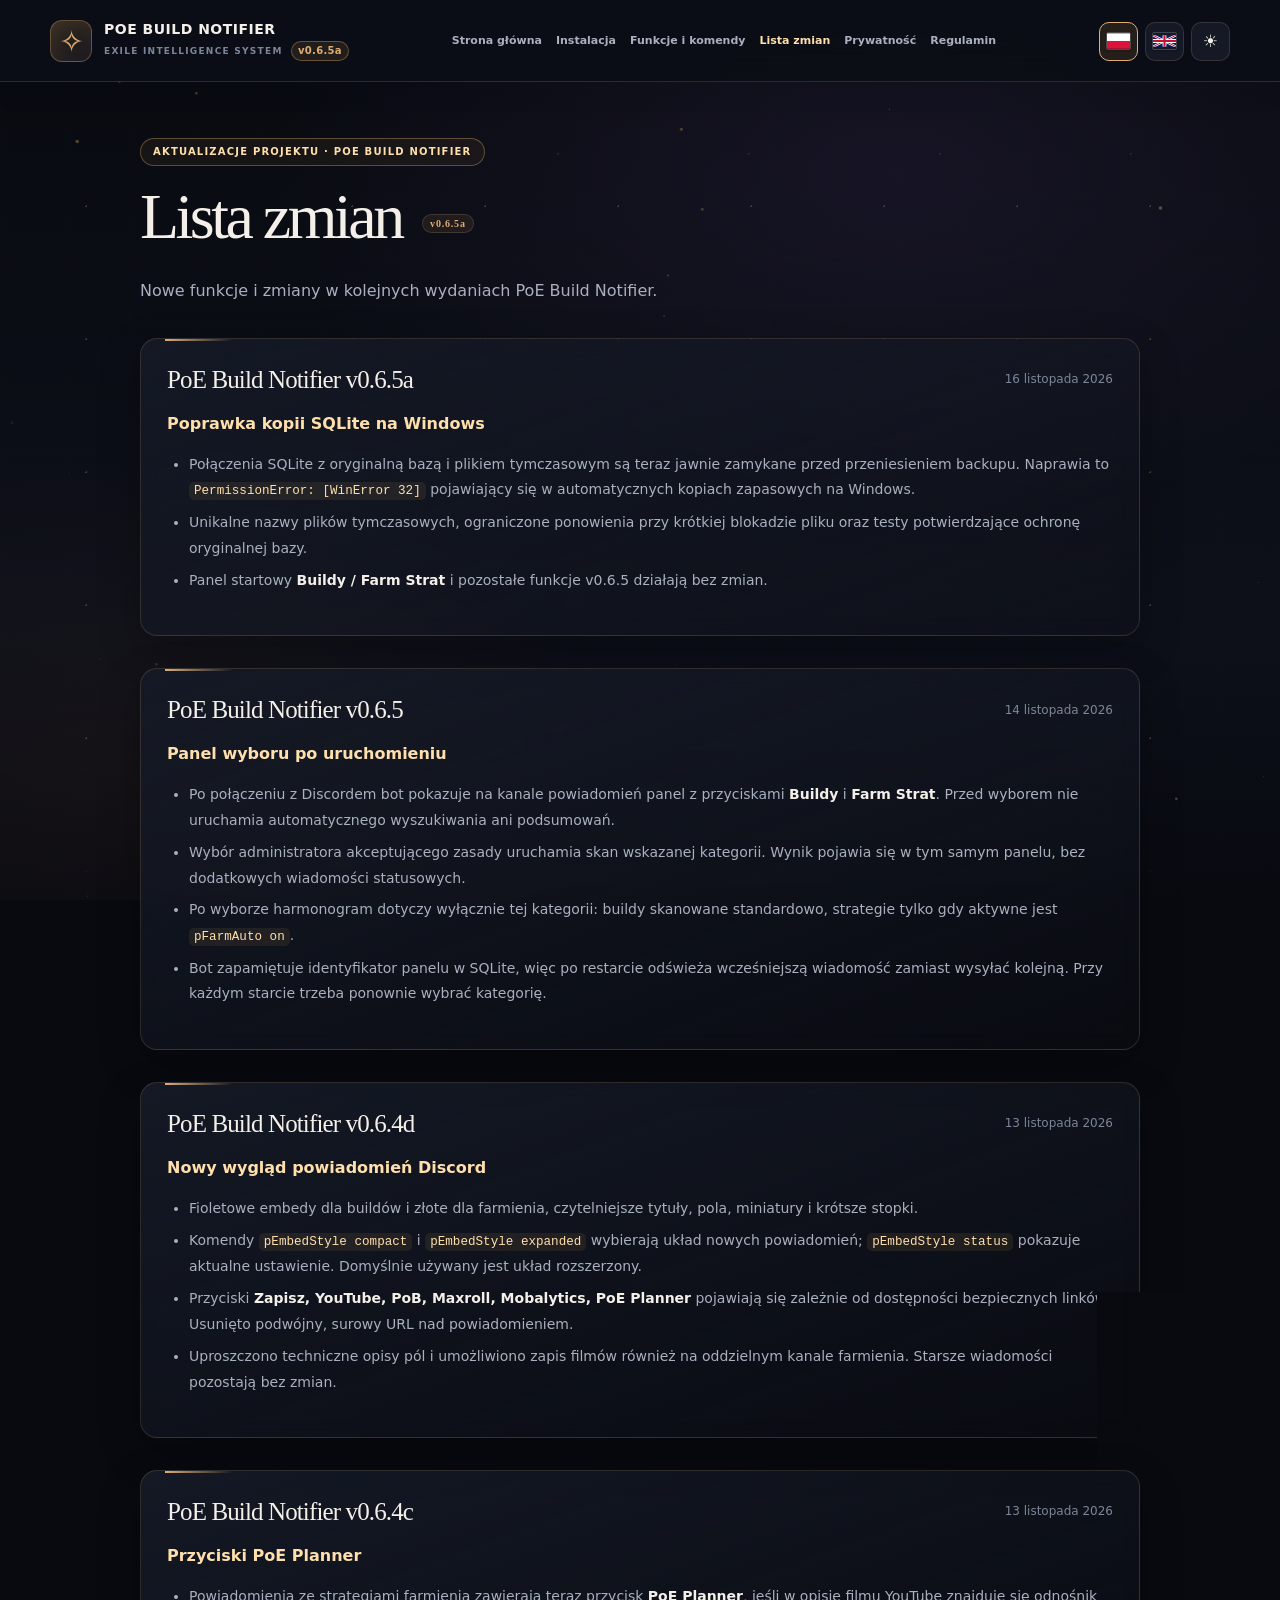
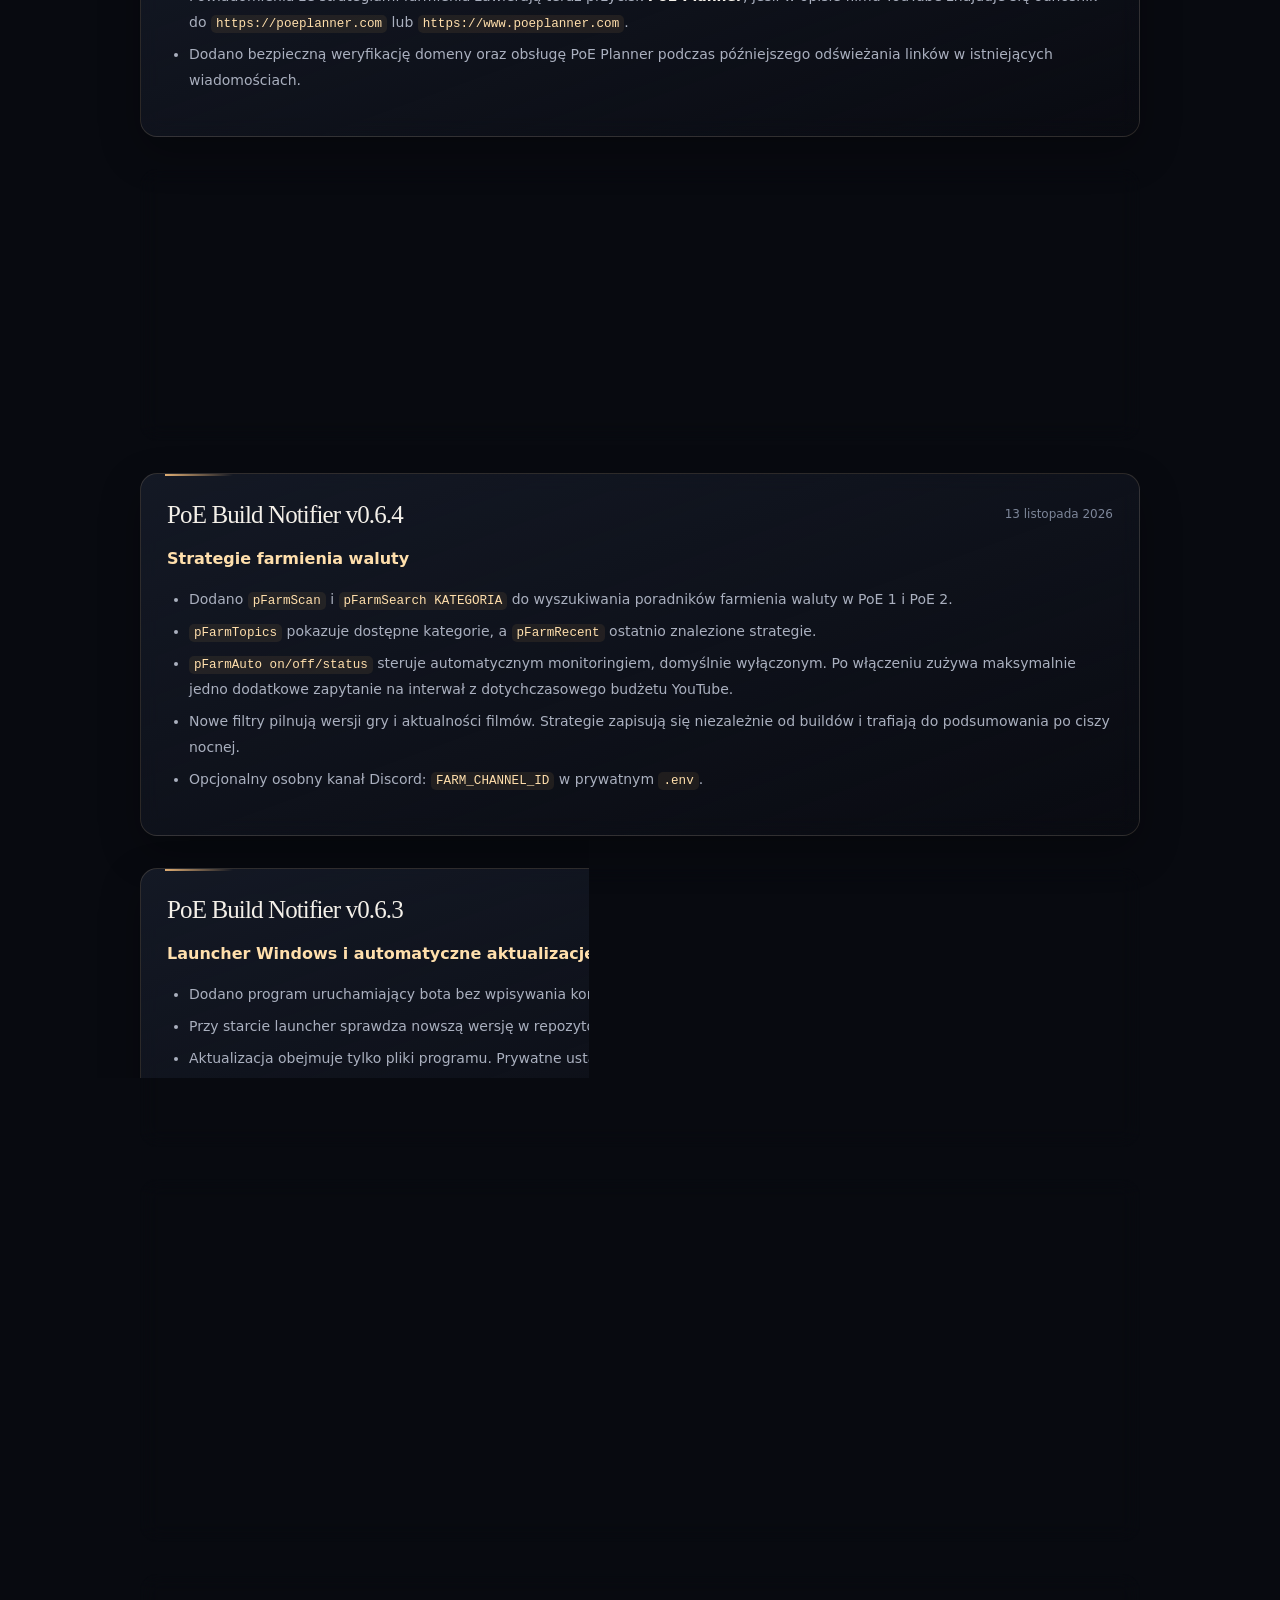
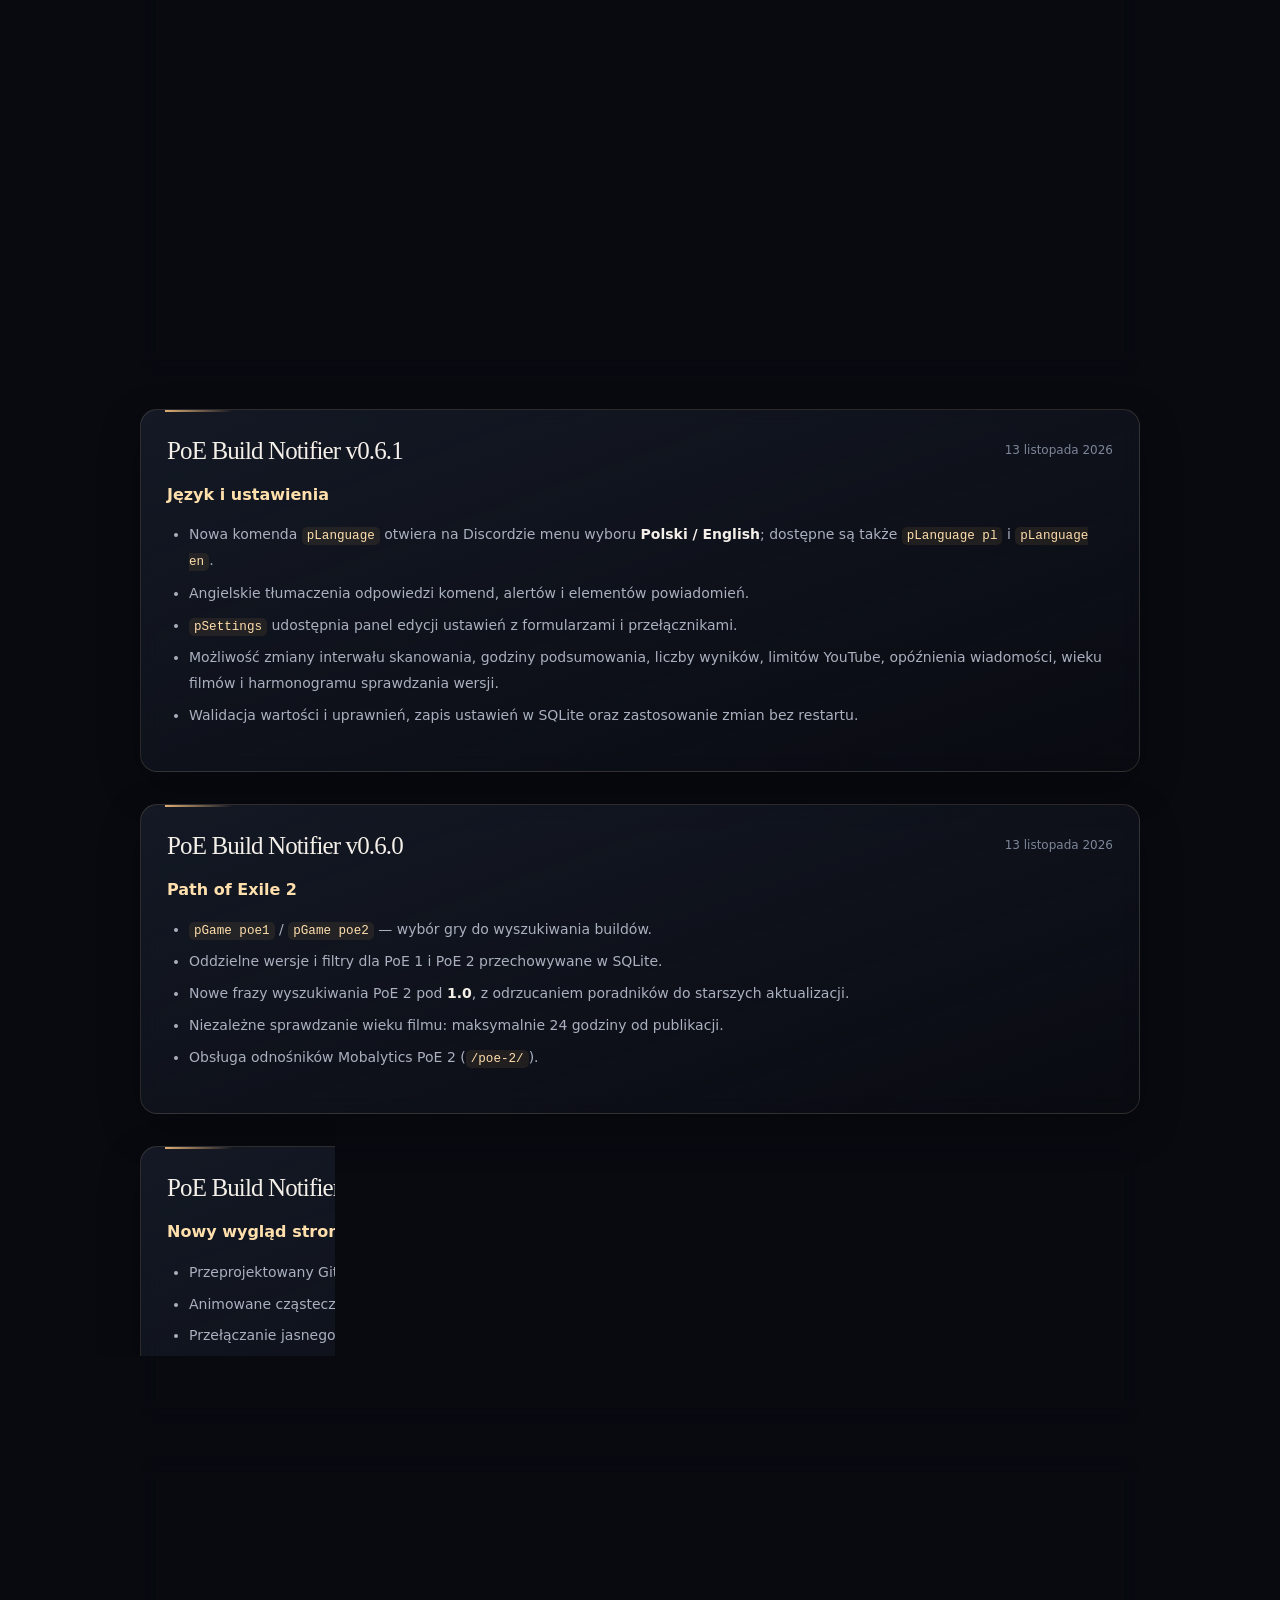
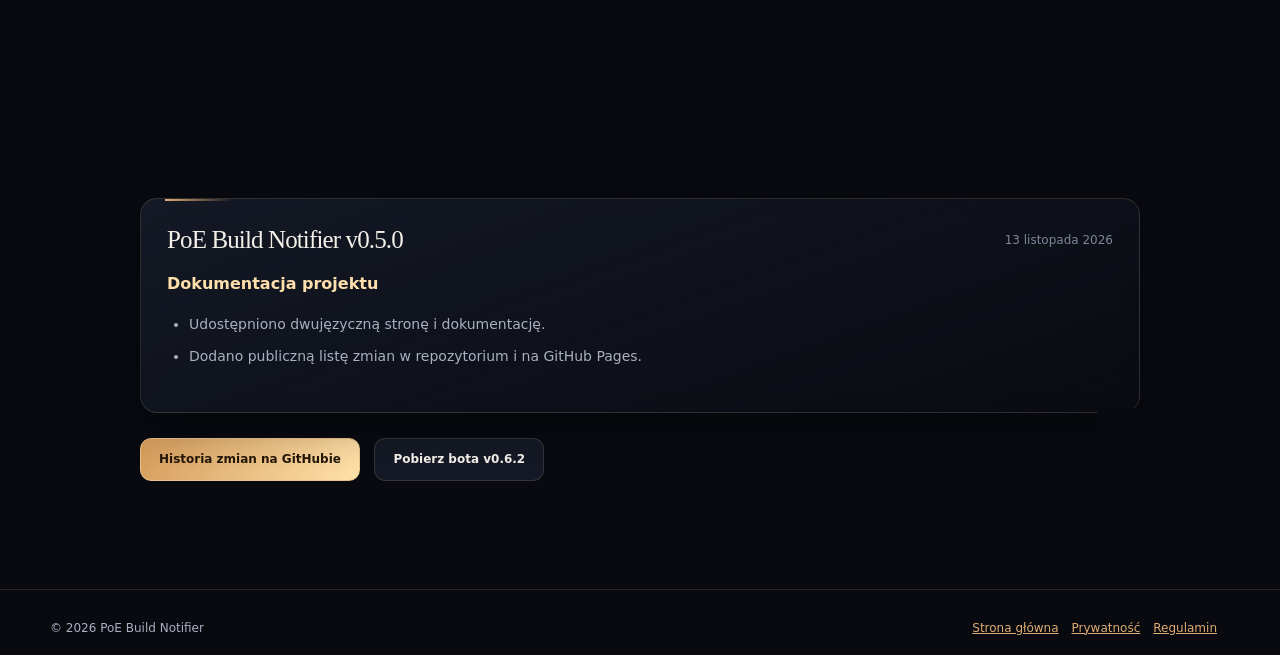
<file: changelog.html>
<!doctype html><html lang="pl"><head><meta charset="utf-8"><meta name="viewport" content="width=device-width,initial-scale=1"><meta name="description" content="Historia zmian i aktualizacji bota PoE Build Notifier"><title>PoE Build Notifier v0.6.5a — Lista zmian</title><link rel="stylesheet" href="style.css"><link rel="stylesheet" href="fancy.css"><link rel="stylesheet" href="unified.css"><link rel="alternate" hreflang="pl" href="https://bollek231.github.io/poe-build-notifier-site/changelog.html"><link rel="alternate" hreflang="en" href="https://bollek231.github.io/poe-build-notifier-site/changelog-en.html"></head><body class="docs-redesign dark"><div class="site-atmosphere" aria-hidden="true"><canvas id="ember-field"></canvas></div><div class="site-spotlight" aria-hidden="true"></div><header class="unified-header">
<div class="wrap header-inner">
  <a class="logo" href="https://bollek231.github.io/poe-build-notifier-site/index.html" aria-label="PoE Build Notifier — strona główna"><span class="logo-symbol" aria-hidden="true">✧</span><span class="logo-text"><strong>POE BUILD NOTIFIER</strong><small>EXILE INTELLIGENCE SYSTEM <b class="site-version">v0.6.5a</b></small></span></a>
  <nav id="site-nav" aria-label="Nawigacja główna">
    <a href="https://bollek231.github.io/poe-build-notifier-site/index.html">Strona główna</a>
<a href="https://bollek231.github.io/poe-build-notifier-site/instalacja.html">Instalacja</a>
<a href="https://bollek231.github.io/poe-build-notifier-site/komendy.html">Funkcje i komendy</a>
<a href="https://bollek231.github.io/poe-build-notifier-site/changelog.html" class="active" aria-current="page">Lista zmian</a>
<a href="https://bollek231.github.io/poe-build-notifier-site/privacy.html">Prywatność</a>
<a href="https://bollek231.github.io/poe-build-notifier-site/terms.html">Regulamin</a>
  </nav>
  <div class="controls">
    <button type="button" class="ctrl menu-button" id="mobile-menu-toggle" aria-label="Otwórz menu nawigacji" aria-controls="site-nav" aria-expanded="false" title="Menu">☰</button>
    <a class="ctrl selected" id="lang-pl" href="https://bollek231.github.io/poe-build-notifier-site/changelog.html" hreflang="pl" lang="pl" title="Polski" aria-label="Polski — obecny język"><img class="lang-flag-image" src="assets/flag-pl.svg" width="25" height="18" alt="" aria-hidden="true"></a>
    <a class="ctrl" id="lang-en" href="https://bollek231.github.io/poe-build-notifier-site/changelog-en.html" hreflang="en" lang="en" title="English" aria-label="Switch to English"><img class="lang-flag-image" src="assets/flag-gb.svg" width="25" height="18" alt="" aria-hidden="true"></a>
    <button type="button" class="ctrl theme-button" id="theme-toggle" title="Zmień motyw strony" aria-label="Przełącz jasny/ciemny motyw">☀️</button>
  </div>
</div>
</header><main class="wrap content"><span class="pill">Aktualizacje projektu · PoE Build Notifier</span><h1>Lista zmian <span class="site-version heading-version">v0.6.5a</span></h1><p class="lead">Nowe funkcje i zmiany w kolejnych wydaniach PoE Build Notifier.</p><article class="release-entry" id="v0-6-5a"><div class="release-heading"><h2>PoE Build Notifier v0.6.5a</h2><span class="release-date">16 listopada 2026</span></div><h3>Poprawka kopii SQLite na Windows</h3><ul><li>Połączenia SQLite z oryginalną bazą i plikiem tymczasowym są teraz jawnie zamykane przed przeniesieniem backupu. Naprawia to <code>PermissionError: [WinError 32]</code> pojawiający się w automatycznych kopiach zapasowych na Windows.</li><li>Unikalne nazwy plików tymczasowych, ograniczone ponowienia przy krótkiej blokadzie pliku oraz testy potwierdzające ochronę oryginalnej bazy.</li><li>Panel startowy <strong>Buildy / Farm Strat</strong> i pozostałe funkcje v0.6.5 działają bez zmian.</li></ul></article><article class="release-entry" id="v0-6-5"><div class="release-heading"><h2>PoE Build Notifier v0.6.5</h2><span class="release-date">14 listopada 2026</span></div><h3>Panel wyboru po uruchomieniu</h3><ul><li>Po połączeniu z Discordem bot pokazuje na kanale powiadomień panel z przyciskami <strong>Buildy</strong> i <strong>Farm Strat</strong>. Przed wyborem nie uruchamia automatycznego wyszukiwania ani podsumowań.</li><li>Wybór administratora akceptującego zasady uruchamia skan wskazanej kategorii. Wynik pojawia się w tym samym panelu, bez dodatkowych wiadomości statusowych.</li><li>Po wyborze harmonogram dotyczy wyłącznie tej kategorii: buildy skanowane standardowo, strategie tylko gdy aktywne jest <code>pFarmAuto on</code>.</li><li>Bot zapamiętuje identyfikator panelu w SQLite, więc po restarcie odświeża wcześniejszą wiadomość zamiast wysyłać kolejną. Przy każdym starcie trzeba ponownie wybrać kategorię.</li></ul></article><article class="release-entry" id="v0-6-4d"><div class="release-heading"><h2>PoE Build Notifier v0.6.4d</h2><span class="release-date">13 listopada 2026</span></div><h3>Nowy wygląd powiadomień Discord</h3><ul><li>Fioletowe embedy dla buildów i złote dla farmienia, czytelniejsze tytuły, pola, miniatury i krótsze stopki.</li><li>Komendy <code>pEmbedStyle compact</code> i <code>pEmbedStyle expanded</code> wybierają układ nowych powiadomień; <code>pEmbedStyle status</code> pokazuje aktualne ustawienie. Domyślnie używany jest układ rozszerzony.</li><li>Przyciski <strong>Zapisz, YouTube, PoB, Maxroll, Mobalytics, PoE Planner</strong> pojawiają się zależnie od dostępności bezpiecznych linków. Usunięto podwójny, surowy URL nad powiadomieniem.</li><li>Uproszczono techniczne opisy pól i umożliwiono zapis filmów również na oddzielnym kanale farmienia. Starsze wiadomości pozostają bez zmian.</li></ul></article><article class="release-entry" id="v0-6-4c"><div class="release-heading"><h2>PoE Build Notifier v0.6.4c</h2><span class="release-date">13 listopada 2026</span></div><h3>Przyciski PoE Planner</h3><ul><li>Powiadomienia ze strategiami farmienia zawierają teraz przycisk <strong>PoE Planner</strong>, jeśli w opisie filmu YouTube znajduje się odnośnik do <code>https://poeplanner.com</code> lub <code>https://www.poeplanner.com</code>.</li><li>Dodano bezpieczną weryfikację domeny oraz obsługę PoE Planner podczas późniejszego odświeżania linków w istniejących wiadomościach.</li></ul></article><article class="release-entry" id="v0-6-4b"><div class="release-heading"><h2>PoE Build Notifier v0.6.4b</h2><span class="release-date">13 listopada 2026</span></div><h3>Limit wyników w ręcznym skanowaniu</h3><ul><li>Dodano opcjonalną liczbę nowych filmów dla <code>pScan</code> i <code>pFarmScan</code>, np. <code>pScan 1</code>, <code>pScan 2</code>, <code>pFarmScan 1</code>, <code>pFarmScan 2</code>.</li><li>Bez liczby komendy nadal wykonują pełny ręczny skan. Zakres: 1–25 filmów. Liczba ogranicza opublikowane lub dodane do kolejki materiały, a nie liczbę zapytań YouTube API.</li><li>Podczas ciszy nocnej ograniczenie działa również dla kolejki, a podsumowanie skanu pokazuje liczbę odłożonych filmów.</li></ul></article><article class="release-entry" id="v0-6-4"><div class="release-heading"><h2>PoE Build Notifier v0.6.4</h2><span class="release-date">13 listopada 2026</span></div><h3>Strategie farmienia waluty</h3><ul><li>Dodano <code>pFarmScan</code> i <code>pFarmSearch KATEGORIA</code> do wyszukiwania poradników farmienia waluty w PoE 1 i PoE 2.</li><li><code>pFarmTopics</code> pokazuje dostępne kategorie, a <code>pFarmRecent</code> ostatnio znalezione strategie.</li><li><code>pFarmAuto on/off/status</code> steruje automatycznym monitoringiem, domyślnie wyłączonym. Po włączeniu zużywa maksymalnie jedno dodatkowe zapytanie na interwał z dotychczasowego budżetu YouTube.</li><li>Nowe filtry pilnują wersji gry i aktualności filmów. Strategie zapisują się niezależnie od buildów i trafiają do podsumowania po ciszy nocnej.</li><li>Opcjonalny osobny kanał Discord: <code>FARM_CHANNEL_ID</code> w prywatnym <code>.env</code>.</li></ul></article><article class="release-entry" id="v0-6-3"><div class="release-heading"><h2>PoE Build Notifier v0.6.3</h2><span class="release-date">13 listopada 2026</span></div><h3>Launcher Windows i automatyczne aktualizacje</h3><ul><li>Dodano program uruchamiający bota bez wpisywania komend CMD, z przyciskami start/stop i podglądem logów.</li><li>Przy starcie launcher sprawdza nowszą wersję w repozytorium GitHub, pobiera ją i instaluje automatycznie.</li><li>Aktualizacja obejmuje tylko pliki programu. Prywatne ustawienia, <code>.env</code> i baza SQLite pozostają bez zmian.</li><li>Dodano przywracanie plików w razie błędów aktualizacji, skróty <code>.bat</code> i <code>.vbs</code> oraz automatyczne tworzenie paczki ZIP.</li></ul></article><article class="release-entry" id="v0-6-2b"><div class="release-heading"><h2>PoE Build Notifier v0.6.2b</h2><span class="release-date">13 listopada 2026</span></div><h3>Wybór silnika tłumaczeń</h3><ul><li>Dodano darmowe <strong>MyMemory</strong> do tłumaczenia tytułów na angielski, bez klucza API i rozliczeń.</li><li>Można przełączyć na <strong>Google Cloud Translation</strong> z własnym kluczem przez <code>pTranslateTitles google</code> albo wybrać MyMemory przez <code>pTranslateTitles mymemory</code>.</li><li>Nowy wybór dostawcy w <code>pSettings</code>, zapisywany w SQLite.</li><li>Lokalne rozpoznawanie języka dla MyMemory, osobne pamięci tłumaczeń, limity zapytań i bezpieczny powrót do oryginalnego tytułu.</li><li><code>pVersion</code> rozpoznaje także wersje z literą, np. <code>0.6.2b</code>.</li></ul></article><article class="release-entry" id="v0-6-2"><div class="release-heading"><h2>PoE Build Notifier v0.6.2</h2><span class="release-date">13 listopada 2026</span></div><h3>Funkcje społecznościowe i tłumaczenie tytułów</h3><ul><li>Nowe menu <code>pSetup</code> do wyboru gry, wersji, języka i czasu skanowania.</li><li><code>pHelp</code> z kategoriami komend i przykładami użycia.</li><li><code>pQuietHours</code> zapisuje buildy w kolejce i wysyła podsumowanie po ciszy.</li><li><code>pPause</code> i <code>pResume</code> zatrzymują automatyczne wyszukiwanie bez blokowania ręcznych skanów.</li><li><code>pSaved</code> dodaje przycisk zapisywania i prywatne zakładki użytkowników.</li><li><code>pTrending</code> porównuje przyrost wyświetleń filmów YouTube między pomiarami.</li><li><code>pTranslateTitles</code> opcjonalnie tłumaczy tytuły na angielski przez Google Cloud Translation; pokazuje też oryginał, korzysta z cache i limitu zapytań.</li></ul></article><article class="release-entry" id="v0-6-1"><div class="release-heading"><h2>PoE Build Notifier v0.6.1</h2><span class="release-date">13 listopada 2026</span></div><h3>Język i ustawienia</h3><ul><li>Nowa komenda <code>pLanguage</code> otwiera na Discordzie menu wyboru <strong>Polski / English</strong>; dostępne są także <code>pLanguage pl</code> i <code>pLanguage en</code>.</li><li>Angielskie tłumaczenia odpowiedzi komend, alertów i elementów powiadomień.</li><li><code>pSettings</code> udostępnia panel edycji ustawień z formularzami i przełącznikami.</li><li>Możliwość zmiany interwału skanowania, godziny podsumowania, liczby wyników, limitów YouTube, opóźnienia wiadomości, wieku filmów i harmonogramu sprawdzania wersji.</li><li>Walidacja wartości i uprawnień, zapis ustawień w SQLite oraz zastosowanie zmian bez restartu.</li></ul></article>
<article class="release-entry" id="v0-6-0"><div class="release-heading"><h2>PoE Build Notifier v0.6.0</h2><span class="release-date">13 listopada 2026</span></div><h3>Path of Exile 2</h3><ul><li><code>pGame poe1</code> / <code>pGame poe2</code> — wybór gry do wyszukiwania buildów.</li><li>Oddzielne wersje i filtry dla PoE 1 i PoE 2 przechowywane w SQLite.</li><li>Nowe frazy wyszukiwania PoE 2 pod <strong>1.0</strong>, z odrzucaniem poradników do starszych aktualizacji.</li><li>Niezależne sprawdzanie wieku filmu: maksymalnie 24 godziny od publikacji.</li><li>Obsługa odnośników Mobalytics PoE 2 (<code>/poe-2/</code>).</li></ul></article>
<article class="release-entry" id="v0-5-2"><div class="release-heading"><h2>PoE Build Notifier v0.5.2</h2><span class="release-date">13 listopada 2026</span></div><h3>Nowy wygląd strony</h3><ul><li>Przeprojektowany GitHub Pages w stylu dark fantasy, z kartami funkcji i podglądem komend Discorda.</li><li>Animowane cząsteczki, symbol oraz efekt świetlny podążający za kursorem.</li><li>Przełączanie jasnego i ciemnego motywu ☀️/🌙, responsywny układ i ustawienia dostępności.</li><li>Spójna stylistyka strony i dokumentacji w dwóch językach.</li></ul></article>
<article class="release-entry" id="v0-5-1"><div class="release-heading"><h2>PoE Build Notifier v0.5.1</h2><span class="release-date">13 listopada 2026</span></div><h3>Wyszukiwanie i niezawodność</h3><ul><li>Inteligentny budżet YouTube API i rotacja fraz wyszukiwania.</li><li>Czarne i białe listy kanałów oraz filtry klas, ascendancy, skilli i trybu gry.</li><li>Sprawdzanie adresów PoB, Maxroll i Mobalytics oraz automatyczne uzupełnianie przycisków w wiadomościach Discord.</li><li>Alerty o problemach i odzyskaniu połączenia, prywatne kopie SQLite.</li><li>Komenda <code>pVersion</code> i powiadomienia o aktualizacjach.</li></ul></article>
<article class="release-entry" id="v0-5-0"><div class="release-heading"><h2>PoE Build Notifier v0.5.0</h2><span class="release-date">13 listopada 2026</span></div><h3>Dokumentacja projektu</h3><ul><li>Udostępniono dwujęzyczną stronę i dokumentację.</li><li>Dodano publiczną listę zmian w repozytorium i na GitHub Pages.</li></ul></article><p class="release-actions"><a class="btn" href="https://github.com/Bollek231/poe-build-notifier-site/blob/main/CHANGELOG.md">Historia zmian na GitHubie</a> <a class="btn secondary" href="https://bollek231.github.io/poe-build-notifier-site/downloads/PoE_Build_Notifier_v0.6.2b.zip" download>Pobierz bota v0.6.2</a></p></main><footer><div class="wrap foot"><span>© 2026 PoE Build Notifier</span><div><a href="https://bollek231.github.io/poe-build-notifier-site/index.html">Strona główna</a><a href="https://bollek231.github.io/poe-build-notifier-site/privacy.html">Prywatność</a><a href="https://bollek231.github.io/poe-build-notifier-site/terms.html">Regulamin</a></div></div></footer><script defer src="effects.js"></script><script defer src="version-badge.js"></script></body></html>
</file>
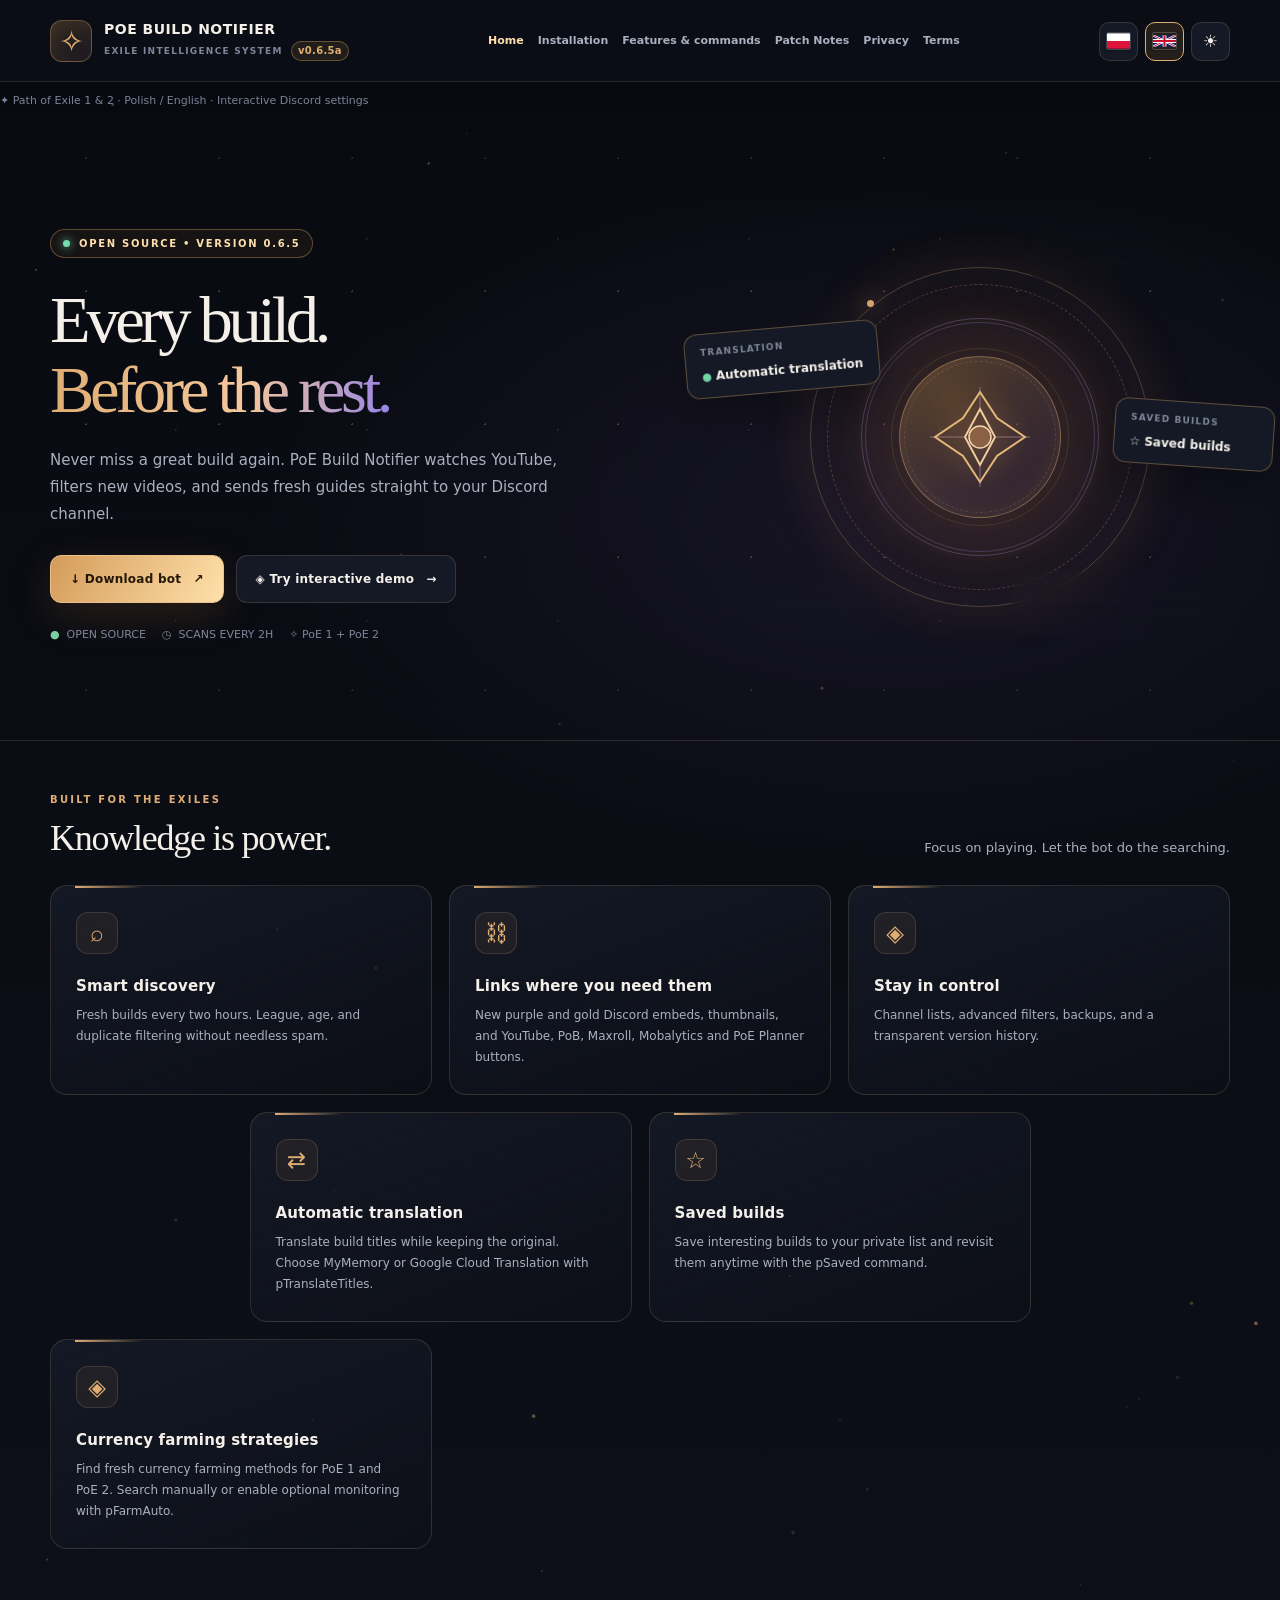
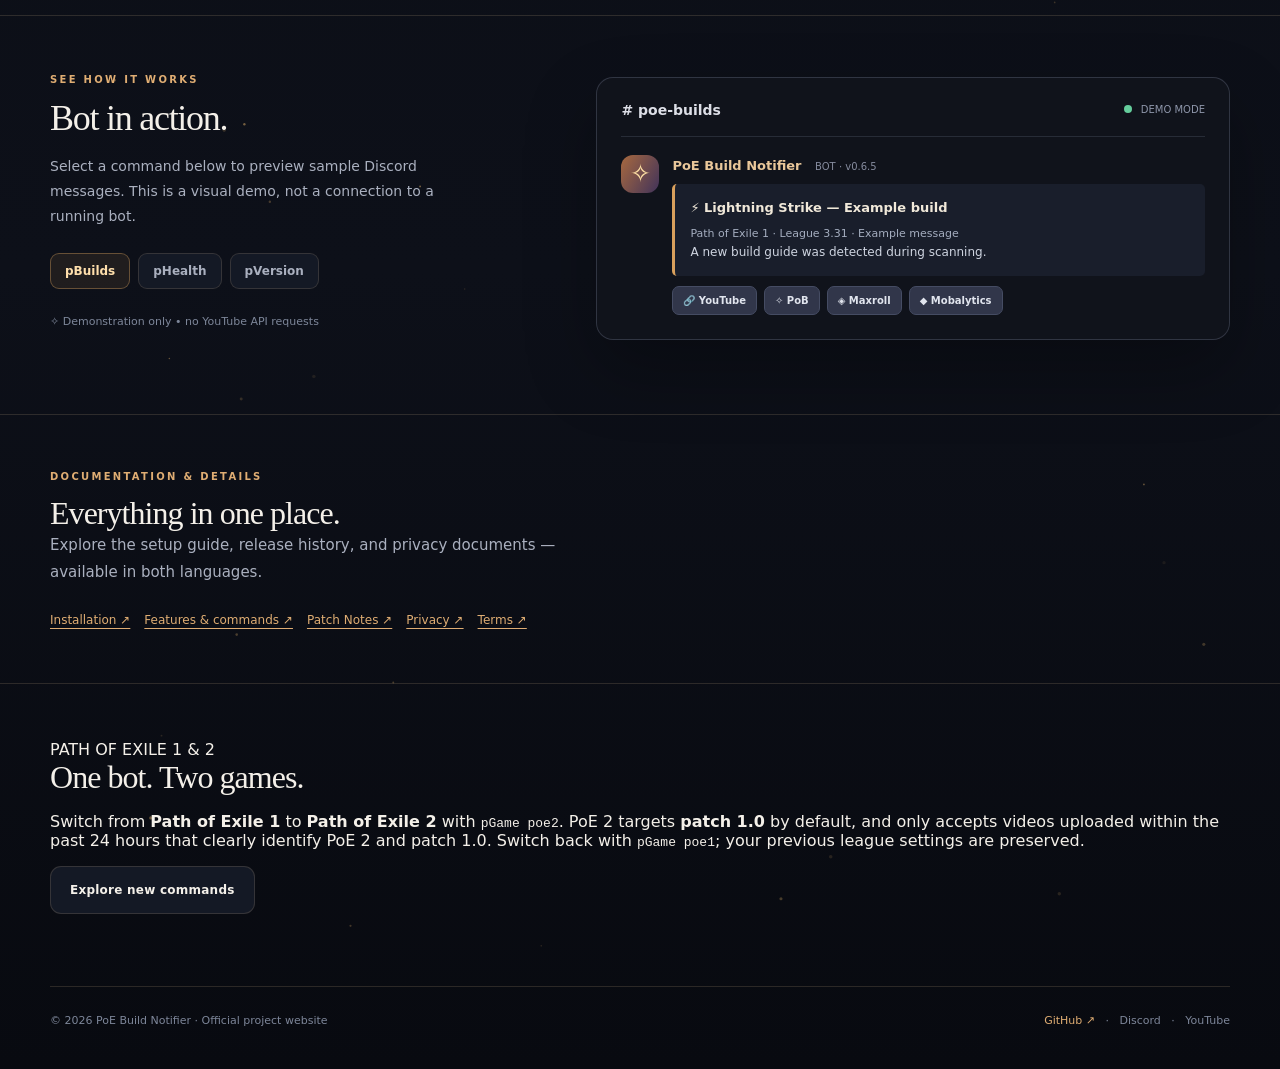
<file: index-en.html>
<!doctype html>
<html lang="en">
<head>
<meta charset="utf-8">
<meta name="viewport" content="width=device-width,initial-scale=1">
<meta name="color-scheme" content="dark light">
<title>PoE Build Notifier v0.6.5a — Home</title>
<style>
:root{font-family:Inter,ui-sans-serif,system-ui,-apple-system,'Segoe UI',sans-serif;font-synthesis:none}
*{box-sizing:border-box}
html{scroll-behavior:smooth}
body{margin:0}
body.dark{--bg:#080a10;--background:#0d1019;--panel:#141925;--panel2:#1b2130;--line:rgba(238,208,162,.15);--line-hi:rgba(241,180,102,.34);--fg:#f4f0e9;--muted:#aab0bf;--soft:#7d8699;--accent:#dfad73;--accent-hi:#ffdfac;--violet:#9785e4;--halo:rgba(219,151,79,.16);--shadow:rgba(0,0,0,.28);background:var(--bg);color:var(--fg)}
body.light{--bg:#f7f3ec;--background:#f9f6f1;--panel:#fffdf8;--panel2:#f2ede4;--line:rgba(85,60,47,.19);--line-hi:rgba(162,104,40,.4);--fg:#241f26;--muted:#655e6b;--soft:#7b7480;--accent:#946124;--accent-hi:#6e4a20;--violet:#6853aa;--halo:rgba(195,139,69,.17);--shadow:rgba(92,57,44,.10);background:var(--bg);color:var(--fg)}
a{color:inherit;text-decoration:none}button{font:inherit}
#app{min-height:100vh;overflow:clip;position:relative;background:radial-gradient(ellipse 900px 500px at 70% 19%,rgba(105,73,147,.14),transparent 70%),linear-gradient(180deg,var(--bg),var(--background) 70%,var(--bg));transition:background .3s,color .3s}
#spotlight{position:absolute;inset:0;pointer-events:none;z-index:0;background:radial-gradient(360px circle at var(--mx,60%) var(--my,35%),var(--halo),transparent 75%);opacity:0;transition:opacity .25s}
#app:hover #spotlight{opacity:1}
#starfield{position:absolute;top:85px;left:0;right:0;height:740px;opacity:.45;pointer-events:none;background-image:radial-gradient(circle,rgba(215,178,132,.65) 1px,transparent 1px),radial-gradient(circle,rgba(180,158,208,.35) 1px,transparent 1px);background-size:133px 133px,191px 191px;background-position:20px 7px,80px 58px;mask-image:linear-gradient(transparent,black 16%,black 70%,transparent)}
.wrap{width:min(1180px,calc(100% - 64px));margin:0 auto;position:relative;z-index:1}
header{position:relative;z-index:10;border-bottom:1px solid var(--line);background:rgba(13,16,25,.25);backdrop-filter:blur(16px)}
.header-inner{height:82px;display:flex;align-items:center;justify-content:space-between;gap:24px}
.logo{display:flex;align-items:center;gap:13px;white-space:nowrap}
.logo-symbol{height:42px;width:42px;display:grid;place-items:center;border:1px solid var(--line-hi);border-radius:12px;background:linear-gradient(145deg,rgba(224,168,87,.2),rgba(125,84,143,.08));box-shadow:inset 0 0 22px rgba(234,177,99,.08);font:30px Georgia,serif;color:var(--accent)}
.logo strong{font-size:16px;display:block;letter-spacing:.045em;font-weight:780}
.logo small{display:block;margin-top:4px;color:var(--soft);font-size:9px;letter-spacing:.25em;font-weight:750}
nav{display:flex;align-items:center;gap:28px}
nav a{font-size:12px;font-weight:650;color:var(--muted);transition:color .2s;white-space:nowrap}
nav a:hover,nav a.active{color:var(--accent-hi)}
.controls{display:flex;align-items:center;gap:7px}
.ctrl{background:var(--panel);color:var(--fg);border:1px solid var(--line);border-radius:10px;min-width:39px;height:39px;display:grid;place-items:center;cursor:pointer;font-size:17px;transition:transform .2s,border .2s}
.ctrl:hover{transform:translateY(-2px);border-color:var(--line-hi)}
.ctrl.selected{border-color:var(--accent);background:rgba(188,135,72,.14)}
.theme-button{margin-left:6px}
.hero{min-height:590px;padding:88px 0 65px;display:grid;grid-template-columns:1.12fr .88fr;gap:42px;align-items:center}
.eyebrow{color:var(--accent-hi);border:1px solid var(--line-hi);background:rgba(190,135,67,.07);border-radius:999px;padding:8px 12px;display:inline-flex;align-items:center;gap:9px;font-size:10px;letter-spacing:.17em;text-transform:uppercase;font-weight:800}
.green-dot{height:7px;width:7px;background:#72dcb0;box-shadow:0 0 10px #72dcb0;border-radius:100%}
h1{font-family:Georgia,'Times New Roman',serif;font-weight:500;letter-spacing:-.065em;font-size:clamp(53px,5.2vw,79px);line-height:1.04;margin:27px 0 23px;max-width:710px}
h1 em{font-style:normal;background:linear-gradient(94deg,var(--accent),#f4c89b 57%,var(--violet));background-clip:text;-webkit-background-clip:text;color:transparent}
.hero-description{max-width:520px;color:var(--muted);font-size:15px;line-height:1.8;margin:0 0 27px}
.ctas{display:flex;gap:12px;flex-wrap:wrap}
.btn{display:inline-flex;gap:12px;align-items:center;justify-content:center;padding:14px 19px;min-height:48px;border-radius:11px;font-size:12px;letter-spacing:.02em;font-weight:800;border:1px solid var(--line);transition:transform .18s,box-shadow .18s;background:var(--panel)}
.btn:hover{transform:translateY(-2px);box-shadow:0 8px 25px var(--shadow)}
.btn-primary{background:linear-gradient(120deg,#d49b5a,#ffe1aa);color:#251708;border-color:#eac18b;box-shadow:0 12px 42px rgba(190,119,45,.18)}
.btn-secondary{color:var(--fg)}
.hero-fineprint{display:flex;align-items:center;gap:16px;flex-wrap:wrap;margin-top:25px;color:var(--soft);font-size:11px}
.hero-fineprint span{display:flex;gap:7px;align-items:center}
.hero-fineprint b{color:#78cfa4;font-weight:800}
.visual{position:relative;min-height:430px;display:grid;place-items:center;transform:translateY(2px)}
.visual:before{position:absolute;content:'';width:440px;height:440px;background:radial-gradient(circle,rgba(206,130,67,.15),transparent 68%);pointer-events:none}
.orbit{position:absolute;width:340px;height:340px;border-radius:50%;border:1px solid rgba(212,173,112,.29);box-shadow:0 0 60px rgba(196,111,68,.08),inset 0 0 60px rgba(130,82,135,.06);animation:spin 80s linear infinite}
.orbit:before{content:'';position:absolute;inset:16px;border-radius:50%;border:1px dashed rgba(212,171,118,.29)}
.orbit:after{content:'';position:absolute;inset:50px;border-radius:50%;border:1px solid rgba(170,136,202,.33)}
.orbit.tiny{width:230px;height:230px;transform:none;animation:reverseSpin 60s linear infinite;border-color:rgba(140,124,191,.34)}
.orbit.tiny:before{inset:25px;border:1px solid rgba(208,177,118,.15)}
.orbit.tiny:after{inset:38px;border:1px dashed rgba(190,153,113,.22)}
.emblem{width:162px;height:162px;display:grid;place-items:center;position:relative;z-index:2;border-radius:50%;border:1px solid rgba(228,179,110,.45);background:radial-gradient(circle at 30% 25%,rgba(235,171,83,.23),rgba(95,69,121,.16) 65%,rgba(44,32,62,.15));box-shadow:inset 0 0 38px rgba(227,176,93,.18),0 0 72px rgba(201,131,64,.17)}
.emblem svg{width:100px;height:100px;filter:drop-shadow(0 0 19px rgba(234,173,97,.4))}
.orbit-mark{position:absolute;height:7px;width:7px;border-radius:50%;background:#d6a56e;box-shadow:0 0 22px #d6a56e;top:32px;left:56px}
.float{position:absolute;z-index:3;background:var(--panel);border:1px solid var(--line-hi);border-radius:13px;padding:13px 15px;min-width:160px;box-shadow:0 20px 50px var(--shadow);backdrop-filter:blur(15px)}
.float small{display:block;text-transform:uppercase;color:var(--soft);font-weight:800;font-size:9px;letter-spacing:.13em;margin-bottom:8px}
.float strong{font-size:12px;font-weight:750;white-space:nowrap}
.float1{top:25px;right:0;transform:rotate(4deg)}
.float2{bottom:36px;left:-13px;transform:rotate(-4deg)}
.float3{bottom:38px;right:-3px;transform:rotate(3deg)}
.float4{top:130px;left:-44px;transform:rotate(-5deg)}
.float5{top:205px;right:-44px;transform:rotate(4deg)}
.visual{min-height:480px}
.float .on{color:#70d5a4;font-size:11px}
.section-label{font-size:10px;letter-spacing:.23em;text-transform:uppercase;font-weight:850;color:var(--accent);margin-bottom:13px}
section.features{padding:53px 0 66px;border-top:1px solid var(--line)}
.section-heading{display:flex;justify-content:space-between;gap:20px;align-items:end;margin-bottom:26px}
h2{font-family:Georgia,serif;font-size:36px;font-weight:500;letter-spacing:-.035em;margin:0;line-height:1.15}
.section-heading p{max-width:370px;margin:0;color:var(--muted);line-height:1.7;font-size:13px}
.cards{display:grid;grid-template-columns:repeat(3,1fr);gap:17px}
.card{position:relative;padding:26px 25px;min-height:195px;border:1px solid var(--line);border-radius:17px;background:linear-gradient(160deg,var(--panel),rgba(37,31,46,.05));overflow:hidden;transition:transform .25s,border-color .25s,box-shadow .25s}
.card:before{content:'';position:absolute;top:0;left:24px;width:68px;height:2px;background:linear-gradient(90deg,var(--accent),transparent)}
.card:hover{transform:translateY(-5px);border-color:var(--line-hi);box-shadow:0 16px 45px var(--shadow)}
.card-icon{height:42px;width:42px;display:grid;place-items:center;border-radius:12px;border:1px solid var(--line);background:rgba(198,139,84,.08);color:var(--accent);font-size:23px;margin-bottom:23px}
.card h3{margin:0 0 10px;font-size:15px;letter-spacing:.01em}
.card p{margin:0;font-size:12px;line-height:1.75;color:var(--muted)}
.demo-section{padding:58px 0 72px;border-top:1px solid var(--line)}
.demo-grid{display:grid;grid-template-columns:.9fr 1.1fr;gap:28px;align-items:center}
.demo-section .lead{color:var(--muted);font-size:14px;line-height:1.8;max-width:390px}
.chips{display:flex;gap:8px;flex-wrap:wrap;margin:24px 0}
.chip{cursor:pointer;color:var(--muted);background:var(--panel);border:1px solid var(--line);border-radius:9px;padding:10px 14px;font-size:12px;font-weight:750}
.chip.active{color:var(--accent-hi);border-color:var(--line-hi);background:rgba(202,143,77,.1)}
.small-note{font-size:11px;color:var(--soft);line-height:1.6}
.discord-panel{background:#10131b;border:1px solid rgba(155,165,194,.23);color:#dddfe7;border-radius:17px;padding:24px;box-shadow:0 30px 70px var(--shadow)}
.discord-top{display:flex;align-items:center;justify-content:space-between;border-bottom:1px solid rgba(155,165,194,.17);padding-bottom:18px;margin-bottom:18px;gap:10px}
.discord-top strong{font-size:14px}.discord-top small{color:#8e96aa;font-size:10px}.discord-dot{height:8px;width:8px;border-radius:50%;background:#65cd9c;display:inline-block;margin-right:6px}
.bot-row{display:flex;gap:13px}
.avatar{height:38px;width:38px;flex:none;border-radius:12px;background:linear-gradient(120deg,#a8693f,#41335a);display:grid;place-items:center;font:25px Georgia,serif;color:#ffe1a5}
.message-body{min-width:0;flex:1}
.sender{color:#e9c79a;font-size:13px;font-weight:750}.sender small{color:#858b9e;font-size:10px;margin-left:9px;font-weight:500}
.message{background:#191e2b;border-left:3px solid #d9a05c;border-radius:5px;padding:13px 15px;margin-top:10px;font-size:12px;color:#cfd5e1;line-height:1.65}
.message strong{color:#f0e8d9;font-size:13px}.message small{display:block;color:#a4adbf;font-size:11px;margin-top:6px}
.links{display:flex;gap:7px;flex-wrap:wrap;margin-top:10px}.links span{font-size:10px;padding:8px 10px;border-radius:7px;background:#31364a;color:#e1e5ee;border:1px solid #454c63;font-weight:700}
.footer{border-top:1px solid var(--line);padding:27px 0 42px;display:flex;justify-content:space-between;align-items:center;gap:12px;color:var(--soft);font-size:11px}
.footer a{color:var(--accent)}
@keyframes spin{to{transform:rotate(360deg)}}@keyframes reverseSpin{to{transform:rotate(-360deg)}}
@media(max-width:1050px){nav{gap:15px}.hero{grid-template-columns:1fr .8fr;gap:0}.visual{transform:scale(.83)}.float2{left:-40px}.float3{right:-25px}}
@media(max-width:760px){.wrap{width:min(100% - 34px,520px)}.header-inner{height:auto;min-height:78px;gap:10px;flex-wrap:wrap;padding:15px 0}.logo strong{font-size:12px}.logo small{font-size:7px}nav{display:none}.controls{margin-left:auto}.hero{grid-template-columns:1fr;padding:58px 0 40px;min-height:0}.hero h1{font-size:clamp(47px,12vw,65px)}.visual{min-height:320px;transform:scale(.8)}.float1{right:-30px}.float2{left:-30px}.float3{right:-30px}.section-heading{display:block}.section-heading p{margin-top:14px}.cards,.demo-grid{grid-template-columns:1fr}.card{min-height:160px}.demo-section{padding:45px 0 60px}.footer{flex-wrap:wrap}.ctrl{width:36px;height:36px;min-width:36px}#app{background:linear-gradient(180deg,var(--bg),var(--background))}}
@media(max-width:760px){.visual{min-height:440px}.float4{top:133px;left:-26px}.float5{top:211px;right:-26px}.float4,.float5{min-width:145px;padding:11px 13px}.float4 strong,.float5 strong{font-size:11px}}
@media(prefers-reduced-motion:reduce){html{scroll-behavior:auto}*{animation:none!important;transition:none!important}#spotlight{display:none}}
</style>
<link rel="stylesheet" href="fancy.css"><link rel="stylesheet" href="unified.css"><link rel="alternate" hreflang="pl" href="https://bollek231.github.io/poe-build-notifier-site/index.html"><link rel="alternate" hreflang="en" href="https://bollek231.github.io/poe-build-notifier-site/index-en.html"></head>
<body class="dark fancy-home">
<div id="app">
  <div id="starfield"></div><canvas id="ember-field" aria-hidden="true"></canvas><div id="spotlight"></div>
  <header class="unified-header">
<div class="wrap header-inner">
  <a class="logo" href="https://bollek231.github.io/poe-build-notifier-site/index-en.html" aria-label="PoE Build Notifier — homepage"><span class="logo-symbol" aria-hidden="true">✧</span><span class="logo-text"><strong>POE BUILD NOTIFIER</strong><small>EXILE INTELLIGENCE SYSTEM <b class="site-version">v0.6.5a</b></small></span></a>
  <nav id="site-nav" aria-label="Main navigation">
    <a href="https://bollek231.github.io/poe-build-notifier-site/index-en.html" class="active" aria-current="page">Home</a>
<a href="https://bollek231.github.io/poe-build-notifier-site/instalacja-en.html">Installation</a>
<a href="https://bollek231.github.io/poe-build-notifier-site/komendy-en.html">Features & commands</a>
<a href="https://bollek231.github.io/poe-build-notifier-site/changelog-en.html">Patch Notes</a>
<a href="https://bollek231.github.io/poe-build-notifier-site/privacy-en.html">Privacy</a>
<a href="https://bollek231.github.io/poe-build-notifier-site/terms-en.html">Terms</a>
  </nav>
  <div class="controls">
    <button type="button" class="ctrl menu-button" id="mobile-menu-toggle" aria-label="Open navigation menu" aria-controls="site-nav" aria-expanded="false" title="Menu">☰</button>
    <a class="ctrl" id="lang-pl" href="https://bollek231.github.io/poe-build-notifier-site/index.html" hreflang="pl" lang="pl" title="Polski" aria-label="Przełącz na polski"><img class="lang-flag-image" src="assets/flag-pl.svg" width="25" height="18" alt="" aria-hidden="true"></a>
    <a class="ctrl selected" id="lang-en" href="https://bollek231.github.io/poe-build-notifier-site/index-en.html" hreflang="en" lang="en" title="English" aria-label="English — current language"><img class="lang-flag-image" src="assets/flag-gb.svg" width="25" height="18" alt="" aria-hidden="true"></a>
    <button type="button" class="ctrl theme-button" id="theme" title="Change color theme" aria-label="Toggle light/dark theme">☀️</button>
  </div>
</div>
</header>
  <main id="top"><div class="hero-note">✦ Path of Exile 1 &amp; 2 · Polish / English · Interactive Discord settings</div>
    <div class="wrap hero">
      <div class="hero-copy">
        <div class="eyebrow"><span class="green-dot"></span><span data-i="eyebrow">OPEN SOURCE • VERSION 0.6.5</span></div>
        <h1><span data-i="hero1">Every build.</span><br><em data-i="hero2">Before the rest.</em></h1>
        <p class="hero-description" data-i="heroDesc">Never miss a great build again. PoE Build Notifier watches YouTube, filters new videos, and sends fresh guides straight to your Discord channel.</p>
        <div class="ctas">
          <a class="btn btn-primary" href="https://bollek231.github.io/poe-build-notifier-site/downloads/PoE_Build_Notifier_v0.6.5a.zip" download><span data-i="download">↓ Download bot</span> <span aria-hidden="true">↗</span></a>
          <a class="btn btn-secondary" href="#demo"><span data-i="tryDemo">◈ Try interactive demo</span> <span aria-hidden="true">→</span></a>
        </div>
        <div class="hero-fineprint"><span><b>●</b><span data-i="tagOpen">OPEN SOURCE</span></span><span>◷ <span data-i="tag2h">SCANS EVERY 2H</span></span><span>✧ PoE 1 + PoE 2</span></div>
      </div>
      <div class="visual">
        <div class="orbit"><div class="orbit-mark"></div></div><div class="orbit tiny"></div>
        <div class="emblem"><svg viewBox="0 0 100 100" fill="none" xmlns="http://www.w3.org/2000/svg"><path d="M50 5L67 31L95 50L67 69L50 95L33 69L5 50L33 31L50 5Z" stroke="#e4b879" stroke-width="2"/><path d="M50 22L65 50L50 78L35 50L50 22Z" stroke="#f0cca0" stroke-width="2"/><circle cx="50" cy="50" r="11" fill="#b67d54" fill-opacity=".55" stroke="#f2d6ac" stroke-width="1.5"/><path d="M50 0V22M50 78V100M0 50H35M65 50H100" stroke="#c6a2ac" stroke-width=".8" stroke-opacity=".7"/></svg></div>
        <div class="float float1"><small>YOUTUBE API</small><strong><span class="on">●</span> <span data-i="monitor">Automated monitoring</span></strong></div>
        <div class="float float2"><small>LEAGUE TRACKER</small><strong>3.30 <span style="color:var(--accent)">→</span> 3.31</strong></div>
        <div class="float float3"><small>BUILD LIBRARY</small><strong>✦ PoB · Maxroll · Mobalytics</strong></div>
        <div class="float float4"><small>TRANSLATION</small><strong><span class="on">●</span> Automatic translation</strong></div>
        <div class="float float5"><small>SAVED BUILDS</small><strong>☆ Saved builds</strong></div>
      </div>
    </div>
    <section class="features" id="features"><div class="wrap">
       <div class="section-label" data-i="featuresLabel">BUILT FOR THE EXILES</div>
       <div class="section-heading"><h2 data-i="featuresTitle">Knowledge is power.</h2><p data-i="featuresSub">Focus on playing. Let the bot do the searching.</p></div>
       <div class="cards">
         <article class="card"><div class="card-icon">⌕</div><h3 data-i="card1Title">Smart discovery</h3><p data-i="card1Desc">Fresh builds every two hours. League, age, and duplicate filtering without needless spam.</p></article>
         <article class="card"><div class="card-icon">⛓</div><h3 data-i="card2Title">Links where you need them</h3><p data-i="card2Desc">Fresh purple and gold Discord embeds with video thumbnails and YouTube, PoB, Maxroll, Mobalytics and PoE Planner buttons.</p></article>
         <article class="card"><div class="card-icon">◈</div><h3 data-i="card3Title">Stay in control</h3><p data-i="card3Desc">Channel lists, advanced filters, backups, and a transparent update history.</p></article>
         <article class="card"><div class="card-icon" aria-hidden="true">⇄</div><h3 data-i="card4Title">Automatic translation</h3><p data-i="card4Desc">Translate build titles while keeping the original. Choose MyMemory or Google Cloud Translation with pTranslateTitles.</p></article>
         <article class="card"><div class="card-icon" aria-hidden="true">☆</div><h3 data-i="card5Title">Saved builds</h3><p data-i="card5Desc">Save interesting builds to your private list and revisit them anytime with the pSaved command.</p></article>
         <article class="card"><div class="card-icon" aria-hidden="true">◈</div><h3 data-i="card6Title">Currency farming strategies</h3><p data-i="card6Desc">Discover PoE 1 and PoE 2 farming guides. Choose Builds or Farm Strat in the startup panel before searching.</p></article>
       </div>
    </div></section>
    <section class="demo-section" id="demo"><div class="wrap demo-grid">
       <div><div class="section-label" data-i="demoLabel">SEE HOW IT WORKS</div><h2 data-i="demoTitle">Bot in action.</h2><p class="lead" data-i="demoDesc">Choose a command below to preview sample Discord messages. This demo is not connected to a live bot.</p><div class="chips"><button class="chip active" data-example="build">pBuilds</button><button class="chip" data-example="health">pHealth</button><button class="chip" data-example="version">pVersion</button></div><p class="small-note" data-i="demoNote">✧ Demonstration only • no YouTube API calls</p></div>
       <div class="discord-panel"><div class="discord-top"><strong># poe-builds</strong><small><span class="discord-dot"></span> DEMO MODE</small></div><div class="bot-row"><div class="avatar">✧</div><div class="message-body"><span class="sender">PoE Build Notifier <small>BOT · v0.6.5</small></span><div class="message" id="message-box"></div><div class="links" id="message-links"></div></div></div></div>
    </div></section>
<section class="alt-section" aria-label="Project documentation"><div class="wrap">
<div class="section-label">DOCUMENTATION & DETAILS</div>
<h2>Everything in one place.</h2>
<p class="hero-description">Explore the setup guide, release history, and privacy documents — available in both languages.</p>
<div class="secondary-links">
<a href="https://bollek231.github.io/poe-build-notifier-site/instalacja-en.html">Installation ↗</a><a href="https://bollek231.github.io/poe-build-notifier-site/komendy-en.html">Features & commands ↗</a><a href="https://bollek231.github.io/poe-build-notifier-site/changelog-en.html">Patch Notes ↗</a><a href="https://bollek231.github.io/poe-build-notifier-site/privacy-en.html">Privacy ↗</a><a href="https://bollek231.github.io/poe-build-notifier-site/terms-en.html">Terms ↗</a>
</div>
</div></section>
  <section class="alt-section" id="game-modes"><div class="wrap"><span class="pill">PATH OF EXILE 1 & 2</span><h2>One bot. Two games.</h2><p>Switch from <strong>Path of Exile 1</strong> to <strong>Path of Exile 2</strong> with <code>pGame poe2</code>. PoE 2 targets <strong>patch 1.0</strong> by default, and only accepts videos uploaded within the past 24 hours that clearly identify PoE 2 and patch 1.0. Switch back with <code>pGame poe1</code>; your previous league settings are preserved.</p><p><a class="btn secondary" href="https://bollek231.github.io/poe-build-notifier-site/komendy-en.html">Explore new commands</a></p></div></section></main>
  <div class="wrap footer"><span>© 2026 PoE Build Notifier · <span data-i="footer">Official project website</span></span><span><a href="https://github.com/Bollek231/poe-build-notifier-site" target="_blank" rel="noopener">GitHub ↗</a> &nbsp; · &nbsp; Discord &nbsp; · &nbsp; YouTube</span></div>
</div>
<script>
(()=>{
const body=document.body,app=document.getElementById('app');let lang='en',ex='build';
const dictionary={
pl:{navHome:'Strona główna',navFeatures:'Funkcje',navDemo:'Podgląd',navChangelog:'Lista zmian ↗',eyebrow:'OTWARTY KOD • WERSJA 0.6.5',hero1:'Każdy build.',hero2:'Przed innymi.',heroDesc:'Nie przegap kolejnego świetnego buildu. PoE Build Notifier śledzi YouTube, filtruje materiały i dostarcza nowe poradniki prosto na Discorda.',download:'↓ Pobierz bota',tryDemo:'◈ Zobacz interaktywne demo',tagOpen:'OPEN SOURCE',tag2h:'SKANOWANIE CO 2H',monitor:'Automatyczny monitoring',featuresLabel:'ZAPROJEKTOWANY DLA WYGNAŃCÓW',featuresTitle:'Informacja jest potęgą.',featuresSub:'Skup się na grze. Resztę zrobi za Ciebie bot.',card1Title:'Inteligentne wyszukiwanie',card1Desc:'Nowe buildy co 2 godziny. Filtrowanie ligi, wieku filmu oraz duplikatów bez zbędnego spamu.',card2Title:'Wszystkie linki pod ręką',card2Desc:'Nowe fioletowe i złote powiadomienia, miniatury oraz przyciski YouTube, PoB, Maxroll, Mobalytics i PoE Planner.',card3Title:'Kontrola bez kompromisów',card3Desc:'Lista kanałów, szczegółowe filtry, kopie zapasowe i przejrzysta historia aktualizacji.',card4Title:'Automatyczne tłumaczenie',card4Desc:'Tłumacz tytuły buildów, zachowując oryginał. Wybierz MyMemory lub Google Cloud Translation w pTranslateTitles.',card5Title:'Zapis buildów',card5Desc:'Zapisuj interesujące buildy do prywatnej listy i wracaj do nich w dowolnym momencie komendą pSaved.',card6Title:'Strategie farmienia waluty',card6Desc:'Odkrywaj aktualne sposoby na zdobywanie waluty w PoE 1 i PoE 2. Wyszukiwanie ręczne lub automatyczne przez pFarmAuto.',demoLabel:'ZOBACZ JAK TO DZIAŁA',demoTitle:'Bot w akcji.',demoDesc:'Kliknij poniżej, aby zobaczyć przykładowe wiadomości Discorda. To prezentacja wyglądu, nie połączenie z działającym botem.',demoNote:'✧ Podgląd demonstracyjny • bez użycia YouTube API',footer:'Oficjalna strona projektu'},
en:{navHome:'Home',navFeatures:'Features',navDemo:'Preview',navChangelog:'Patch notes ↗',eyebrow:'OPEN SOURCE • VERSION 0.6.5',hero1:'Every build.',hero2:'Before the rest.',heroDesc:'Never miss a great build again. PoE Build Notifier watches YouTube, filters new videos, and sends fresh guides straight to your Discord channel.',download:'↓ Download bot',tryDemo:'◈ Try interactive demo',tagOpen:'OPEN SOURCE',tag2h:'SCANS EVERY 2H',monitor:'Automated monitoring',featuresLabel:'BUILT FOR THE EXILES',featuresTitle:'Knowledge is power.',featuresSub:'Focus on playing. Let the bot do the searching.',card1Title:'Smart discovery',card1Desc:'Fresh builds every two hours. League, age, and duplicate filtering without needless spam.',card2Title:'Links where you need them',card2Desc:'New purple and gold Discord embeds, thumbnails, and YouTube, PoB, Maxroll, Mobalytics and PoE Planner buttons.',card3Title:'Stay in control',card3Desc:'Channel lists, advanced filters, backups, and a transparent version history.',card4Title:'Automatic translation',card4Desc:'Translate build titles while keeping the original. Choose MyMemory or Google Cloud Translation with pTranslateTitles.',card5Title:'Saved builds',card5Desc:'Save interesting builds to your private list and revisit them anytime with the pSaved command.',card6Title:'Currency farming strategies',card6Desc:'Find fresh currency farming methods for PoE 1 and PoE 2. Search manually or enable optional monitoring with pFarmAuto.',demoLabel:'SEE HOW IT WORKS',demoTitle:'Bot in action.',demoDesc:'Select a command below to preview sample Discord messages. This is a visual demo, not a connection to a running bot.',demoNote:'✧ Demonstration only • no YouTube API requests',footer:'Official project website'}};
function renderMessage(){const box=document.getElementById('message-box'),links=document.getElementById('message-links');let content='',buttons='';if(ex==='build'){content=lang==='pl'?'<strong>⚡ Lightning Strike — Przykładowy build</strong><small>Path of Exile 1 · Liga 3.31 · Przykład wiadomości</small>Nowy poradnik został wykryty podczas skanowania.':'<strong>⚡ Lightning Strike — Example build</strong><small>Path of Exile 1 · League 3.31 · Example message</small>A new build guide was detected during scanning.';buttons='<span>🔗 YouTube</span><span>✧ PoB</span><span>◈ Maxroll</span><span>◆ Mobalytics</span>';}else if(ex==='health'){content=lang==='pl'?'<strong>✓ pHealth — Status systemu</strong><small>Przykładowe dane, nie prawdziwy status</small>🟢 Bot: aktywny<br>⏱ Skanowanie: co 2 godziny<br>🗓 Podsumowanie: 20:00':'<strong>✓ pHealth — System status</strong><small>Sample data, not live status</small>🟢 Bot: online<br>⏱ Scan interval: every 2 hours<br>🗓 Daily digest: 20:00';}else{content=lang==='pl'?'<strong>✧ pVersion</strong><small>PoE Build Notifier</small>Aktualna wersja: <b>v0.6.5</b><br>Najnowsza wersja: <b>v0.6.5</b>':'<strong>✧ pVersion</strong><small>PoE Build Notifier</small>Installed version: <b>v0.6.5</b><br>Latest release: <b>v0.6.5</b>';}box.innerHTML=content;links.innerHTML=buttons;}
function render(){document.documentElement.lang=lang;document.querySelectorAll('[data-i]').forEach(el=>{let v=dictionary[lang][el.dataset.i];if(v)el.textContent=v});document.getElementById('lang-pl').classList.toggle('selected',lang==='pl');document.getElementById('lang-en').classList.toggle('selected',lang==='en');renderMessage()}
document.getElementById('lang-pl').addEventListener('click',()=>{lang='pl';render()});document.getElementById('lang-en').addEventListener('click',()=>{lang='en';render()});
function changeTheme(to){body.classList.toggle('dark',to==='dark');body.classList.toggle('light',to==='light');document.getElementById('theme').textContent=to==='dark'?'☀️':'🌙';document.getElementById('theme').title=to==='dark'?'Jasny motyw / Light mode':'Ciemny motyw / Dark mode';try{localStorage.setItem('poe-design-theme',to)}catch(e){}}
document.getElementById('theme').addEventListener('click',()=>changeTheme(body.classList.contains('dark')?'light':'dark'));
document.querySelectorAll('[data-example]').forEach(b=>b.addEventListener('click',()=>{ex=b.dataset.example;document.querySelectorAll('[data-example]').forEach(x=>x.classList.toggle('active',x===b));renderMessage()}));
document.getElementById('app').addEventListener('pointermove',e=>{const r=app.getBoundingClientRect();app.style.setProperty('--mx',e.clientX-r.left+'px');app.style.setProperty('--my',e.clientY-r.top+'px')});
try{const stored=localStorage.getItem('poe-design-theme');if(stored==='light')changeTheme('light')}catch(e){}
render();
})();
</script>
<script defer src="effects.js"></script><script defer src="version-badge.js"></script></body></html>
</file>
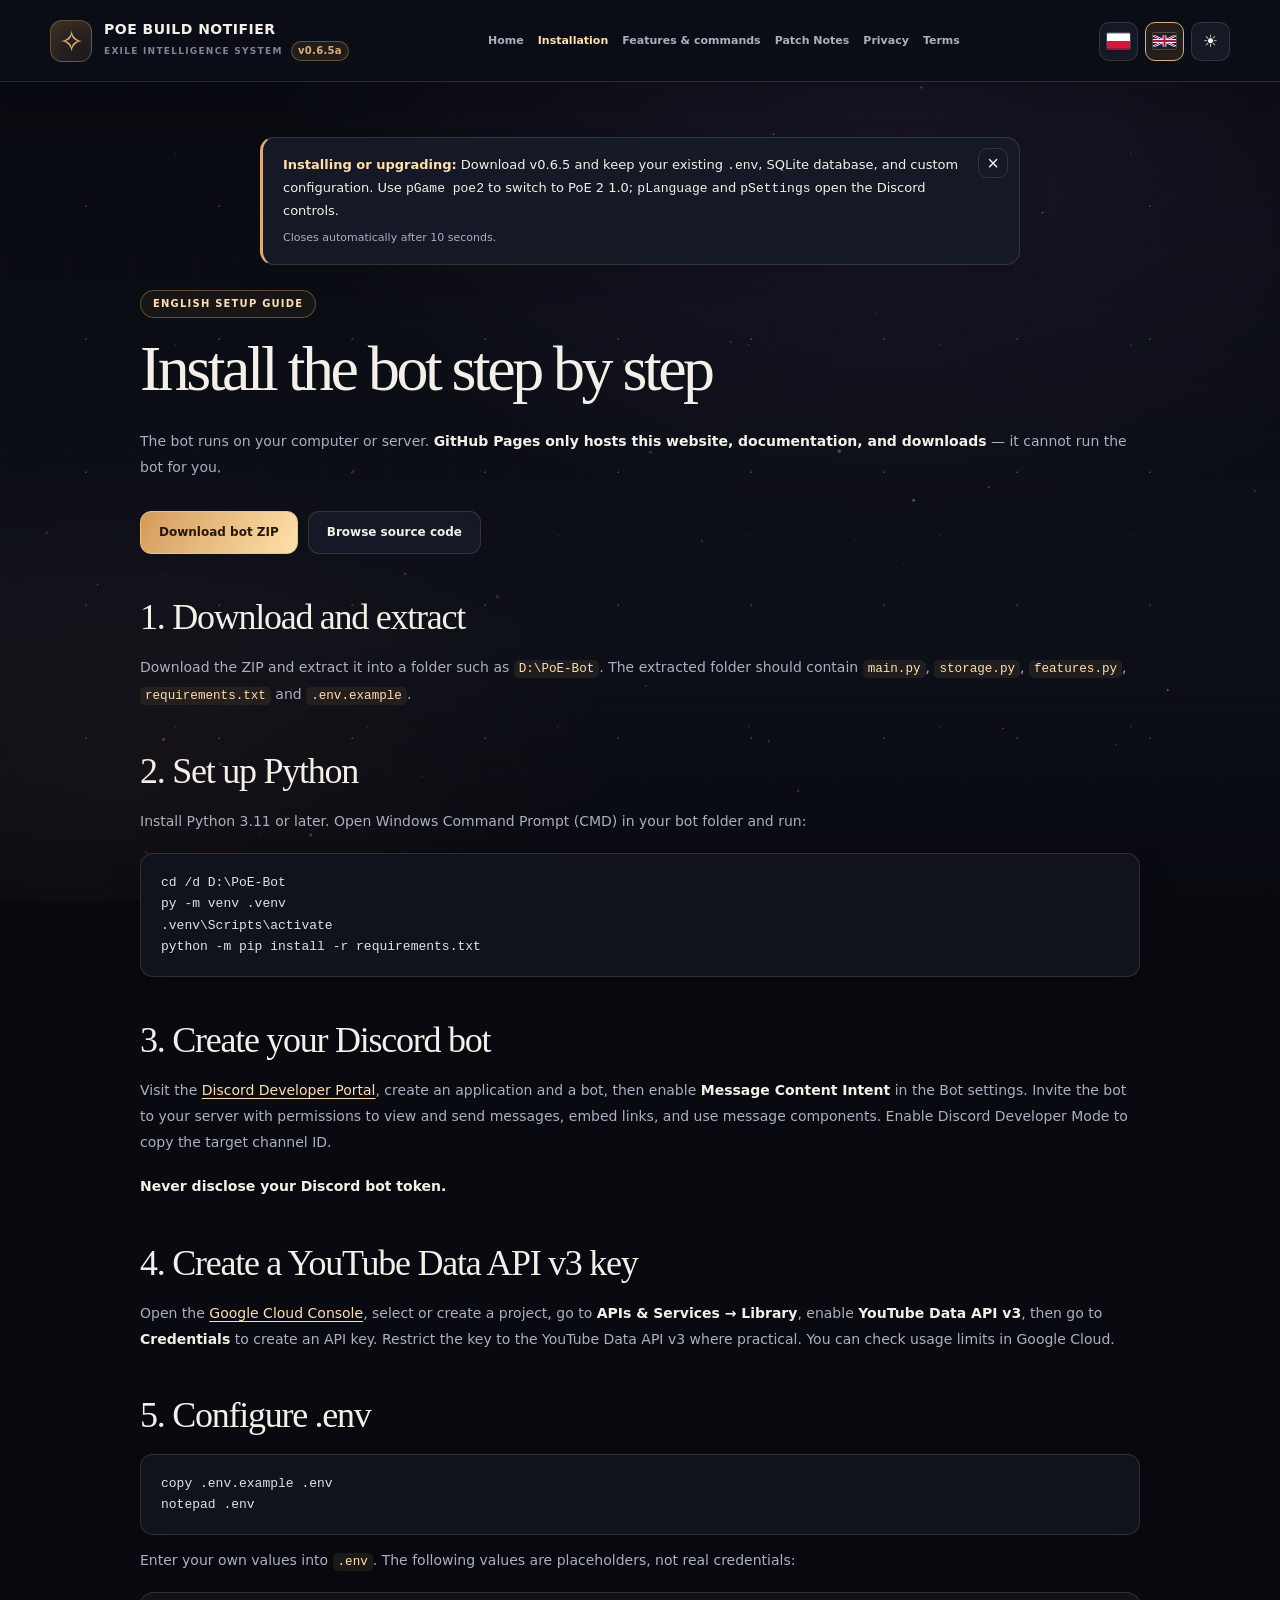
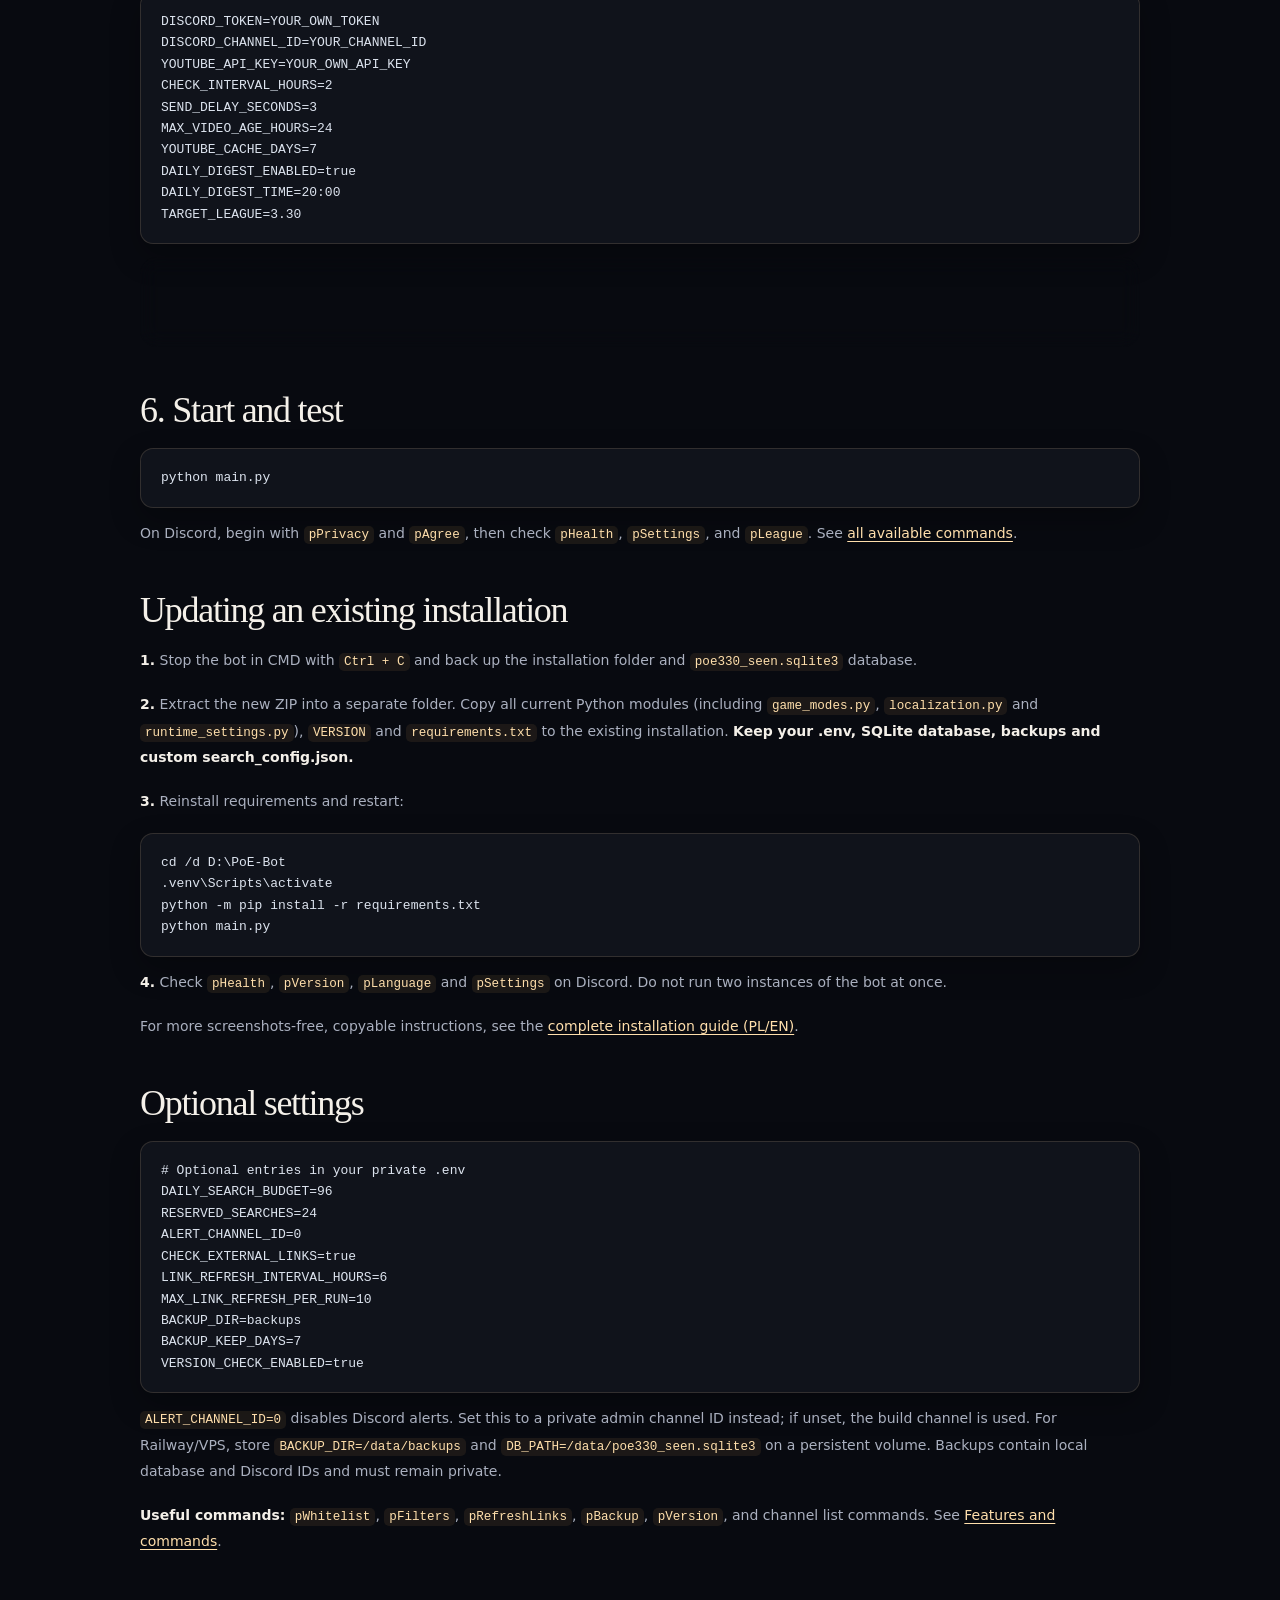
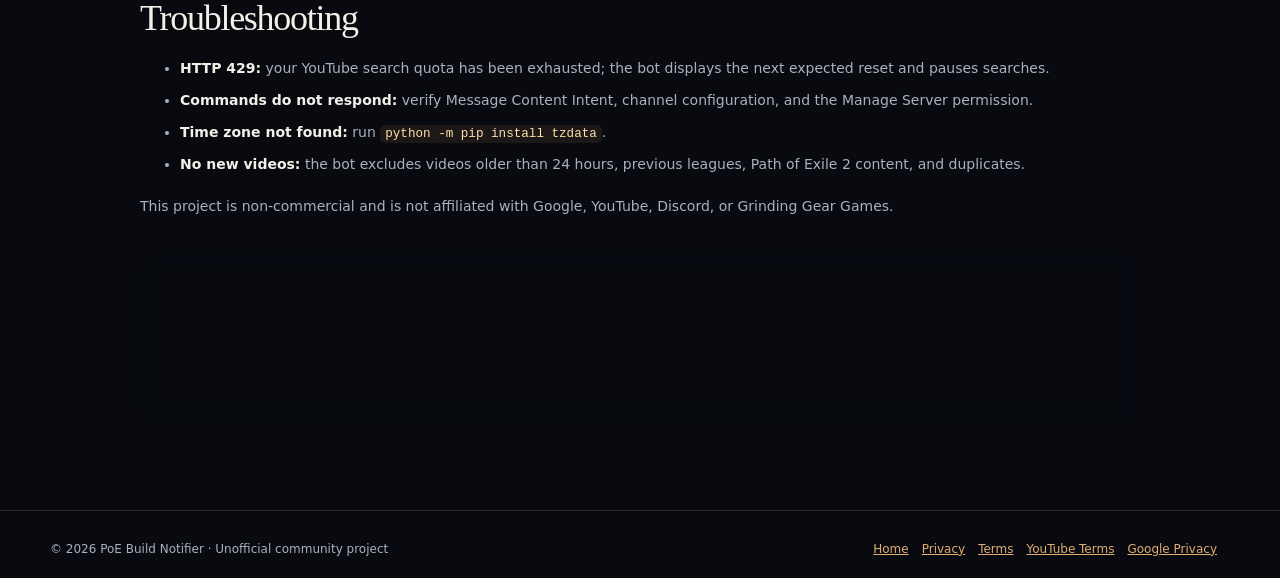
<file: instalacja-en.html>
<!doctype html><html lang="en"><head><meta charset="utf-8"><meta name="viewport" content="width=device-width,initial-scale=1"><meta name="description" content="How to install and configure PoE Build Notifier on Windows with Discord and YouTube Data API v3."><title>PoE Build Notifier v0.6.5a — Installation</title><link rel="stylesheet" href="style.css"><link rel="stylesheet" href="fancy.css"><link rel="stylesheet" href="unified.css"><link rel="alternate" hreflang="pl" href="https://bollek231.github.io/poe-build-notifier-site/instalacja.html"><link rel="alternate" hreflang="en" href="https://bollek231.github.io/poe-build-notifier-site/instalacja-en.html"></head><body class="docs-redesign dark"><div class="site-atmosphere" aria-hidden="true"><canvas id="ember-field"></canvas></div><div class="site-spotlight" aria-hidden="true"></div><header class="unified-header">
<div class="wrap header-inner">
  <a class="logo" href="https://bollek231.github.io/poe-build-notifier-site/index-en.html" aria-label="PoE Build Notifier — homepage"><span class="logo-symbol" aria-hidden="true">✧</span><span class="logo-text"><strong>POE BUILD NOTIFIER</strong><small>EXILE INTELLIGENCE SYSTEM <b class="site-version">v0.6.5a</b></small></span></a>
  <nav id="site-nav" aria-label="Main navigation">
    <a href="https://bollek231.github.io/poe-build-notifier-site/index-en.html">Home</a>
<a href="https://bollek231.github.io/poe-build-notifier-site/instalacja-en.html" class="active" aria-current="page">Installation</a>
<a href="https://bollek231.github.io/poe-build-notifier-site/komendy-en.html">Features & commands</a>
<a href="https://bollek231.github.io/poe-build-notifier-site/changelog-en.html">Patch Notes</a>
<a href="https://bollek231.github.io/poe-build-notifier-site/privacy-en.html">Privacy</a>
<a href="https://bollek231.github.io/poe-build-notifier-site/terms-en.html">Terms</a>
  </nav>
  <div class="controls">
    <button type="button" class="ctrl menu-button" id="mobile-menu-toggle" aria-label="Open navigation menu" aria-controls="site-nav" aria-expanded="false" title="Menu">☰</button>
    <a class="ctrl" id="lang-pl" href="https://bollek231.github.io/poe-build-notifier-site/instalacja.html" hreflang="pl" lang="pl" title="Polski" aria-label="Przełącz na polski"><img class="lang-flag-image" src="assets/flag-pl.svg" width="25" height="18" alt="" aria-hidden="true"></a>
    <a class="ctrl selected" id="lang-en" href="https://bollek231.github.io/poe-build-notifier-site/instalacja-en.html" hreflang="en" lang="en" title="English" aria-label="English — current language"><img class="lang-flag-image" src="assets/flag-gb.svg" width="25" height="18" alt="" aria-hidden="true"></a>
    <button type="button" class="ctrl theme-button" id="theme-toggle" title="Change color theme" aria-label="Toggle light/dark theme">☀️</button>
  </div>
</div>
</header><main class="wrap content"><aside class="site-notice" data-site-notice><button class="site-notice__close" type="button" data-notice-close aria-label="Dismiss notice" title="Dismiss">×</button><div><strong>Installing or upgrading:</strong> Download v0.6.5 and keep your existing <code>.env</code>, SQLite database, and custom configuration. Use <code>pGame poe2</code> to switch to PoE 2 1.0; <code>pLanguage</code> and <code>pSettings</code> open the Discord controls.</div><span class="site-notice__hint">Closes automatically after 10 seconds.</span></aside><span class="pill">English setup guide</span><h1>Install the bot step by step</h1>
<p>The bot runs on your computer or server. <strong>GitHub Pages only hosts this website, documentation, and downloads</strong> — it cannot run the bot for you.</p>
<p><a class="btn" href="https://bollek231.github.io/poe-build-notifier-site/downloads/PoE_Build_Notifier_v0.6.5a.zip" download>Download bot ZIP</a><a class="btn secondary" href="https://github.com/Bollek231/poe-build-notifier-site/tree/main/bot">Browse source code</a></p>
<h2>1. Download and extract</h2><p>Download the ZIP and extract it into a folder such as <code>D:\PoE-Bot</code>. The extracted folder should contain <code>main.py</code>, <code>storage.py</code>, <code>features.py</code>, <code>requirements.txt</code> and <code>.env.example</code>.</p>
<h2>2. Set up Python</h2><p>Install Python 3.11 or later. Open Windows Command Prompt (CMD) in your bot folder and run:</p>
<pre><code>cd /d D:\PoE-Bot
py -m venv .venv
.venv\Scripts\activate
python -m pip install -r requirements.txt</code></pre>
<h2>3. Create your Discord bot</h2><p>Visit the <a href="https://discord.com/developers/applications">Discord Developer Portal</a>, create an application and a bot, then enable <strong>Message Content Intent</strong> in the Bot settings. Invite the bot to your server with permissions to view and send messages, embed links, and use message components. Enable Discord Developer Mode to copy the target channel ID.</p><p><strong>Never disclose your Discord bot token.</strong></p>
<h2>4. Create a YouTube Data API v3 key</h2><p>Open the <a href="https://console.cloud.google.com/">Google Cloud Console</a>, select or create a project, go to <strong>APIs &amp; Services → Library</strong>, enable <strong>YouTube Data API v3</strong>, then go to <strong>Credentials</strong> to create an API key. Restrict the key to the YouTube Data API v3 where practical. You can check usage limits in Google Cloud.</p>
<h2>5. Configure .env</h2><pre><code>copy .env.example .env
notepad .env</code></pre><p>Enter your own values into <code>.env</code>. The following values are placeholders, not real credentials:</p>
<pre><code>DISCORD_TOKEN=YOUR_OWN_TOKEN
DISCORD_CHANNEL_ID=YOUR_CHANNEL_ID
YOUTUBE_API_KEY=YOUR_OWN_API_KEY
CHECK_INTERVAL_HOURS=2
SEND_DELAY_SECONDS=3
MAX_VIDEO_AGE_HOURS=24
YOUTUBE_CACHE_DAYS=7
DAILY_DIGEST_ENABLED=true
DAILY_DIGEST_TIME=20:00
TARGET_LEAGUE=3.30</code></pre>
<div class="note"><strong>Security:</strong> never commit your actual <code>.env</code>, <code>.sqlite3</code> database, Google service-account JSON files, or secret tokens. This repository contains example settings only.</div>
<h2>6. Start and test</h2><pre><code>python main.py</code></pre><p>On Discord, begin with <code>pPrivacy</code> and <code>pAgree</code>, then check <code>pHealth</code>, <code>pSettings</code>, and <code>pLeague</code>. See <a href="https://bollek231.github.io/poe-build-notifier-site/komendy-en.html">all available commands</a>.</p>
<h2>Updating an existing installation</h2>
<p><strong>1.</strong> Stop the bot in CMD with <code>Ctrl + C</code> and back up the installation folder and <code>poe330_seen.sqlite3</code> database.</p>
<p><strong>2.</strong> Extract the new ZIP into a separate folder. Copy all current Python modules (including <code>game_modes.py</code>, <code>localization.py</code> and <code>runtime_settings.py</code>), <code>VERSION</code> and <code>requirements.txt</code> to the existing installation. <strong>Keep your .env, SQLite database, backups and custom search_config.json.</strong></p>
<p><strong>3.</strong> Reinstall requirements and restart:</p>
<pre><code>cd /d D:\PoE-Bot
.venv\Scripts\activate
python -m pip install -r requirements.txt
python main.py</code></pre>
<p><strong>4.</strong> Check <code>pHealth</code>, <code>pVersion</code>, <code>pLanguage</code> and <code>pSettings</code> on Discord. Do not run two instances of the bot at once.</p>
<p>For more screenshots-free, copyable instructions, see the <a href="https://github.com/Bollek231/poe-build-notifier-site/blob/main/bot/INSTRUKCJA_INSTALACJI_v0.6.5_PL_EN.md">complete installation guide (PL/EN)</a>.</p>
<h2>Optional settings</h2>
<pre><code># Optional entries in your private .env
DAILY_SEARCH_BUDGET=96
RESERVED_SEARCHES=24
ALERT_CHANNEL_ID=0
CHECK_EXTERNAL_LINKS=true
LINK_REFRESH_INTERVAL_HOURS=6
MAX_LINK_REFRESH_PER_RUN=10
BACKUP_DIR=backups
BACKUP_KEEP_DAYS=7
VERSION_CHECK_ENABLED=true</code></pre><p><code>ALERT_CHANNEL_ID=0</code> disables Discord alerts. Set this to a private admin channel ID instead; if unset, the build channel is used. For Railway/VPS, store <code>BACKUP_DIR=/data/backups</code> and <code>DB_PATH=/data/poe330_seen.sqlite3</code> on a persistent volume. Backups contain local database and Discord IDs and must remain private.</p><p><strong>Useful commands:</strong> <code>pWhitelist</code>, <code>pFilters</code>, <code>pRefreshLinks</code>, <code>pBackup</code>, <code>pVersion</code>, and channel list commands. See <a href="https://bollek231.github.io/poe-build-notifier-site/komendy-en.html">Features and commands</a>.</p><h2>Troubleshooting</h2><ul>
<li><strong>HTTP 429:</strong> your YouTube search quota has been exhausted; the bot displays the next expected reset and pauses searches.</li>
<li><strong>Commands do not respond:</strong> verify Message Content Intent, channel configuration, and the Manage Server permission.</li>
<li><strong>Time zone not found:</strong> run <code>python -m pip install tzdata</code>.</li>
<li><strong>No new videos:</strong> the bot excludes videos older than 24 hours, previous leagues, Path of Exile 2 content, and duplicates.</li>
</ul><p>This project is non-commercial and is not affiliated with Google, YouTube, Discord, or Grinding Gear Games.</p><section class="release-entry"><h2>One-click startup and auto-updates (v0.6.5)</h2><p>After extracting the bot, run <code>Start_PoE_Bot.bat</code> once to set up Python. Then use <code>Start_PoE_Bot.vbs</code> to open the launcher without a console. It checks GitHub for updates before starting the bot. Your <code>.env</code>, <code>search_config.json</code> and SQLite data are not overwritten.</p></section></main><footer><div class="wrap foot"><span>© 2026 PoE Build Notifier · Unofficial community project</span><div><a href="https://bollek231.github.io/poe-build-notifier-site/index-en.html">Home</a><a href="https://bollek231.github.io/poe-build-notifier-site/privacy-en.html">Privacy</a><a href="https://bollek231.github.io/poe-build-notifier-site/terms-en.html">Terms</a><a href="https://www.youtube.com/t/terms">YouTube Terms</a><a href="https://policies.google.com/privacy">Google Privacy</a></div></div></footer><script defer src="effects.js"></script><script defer src="version-badge.js"></script><script defer src="notices.js"></script></body></html>
</file>
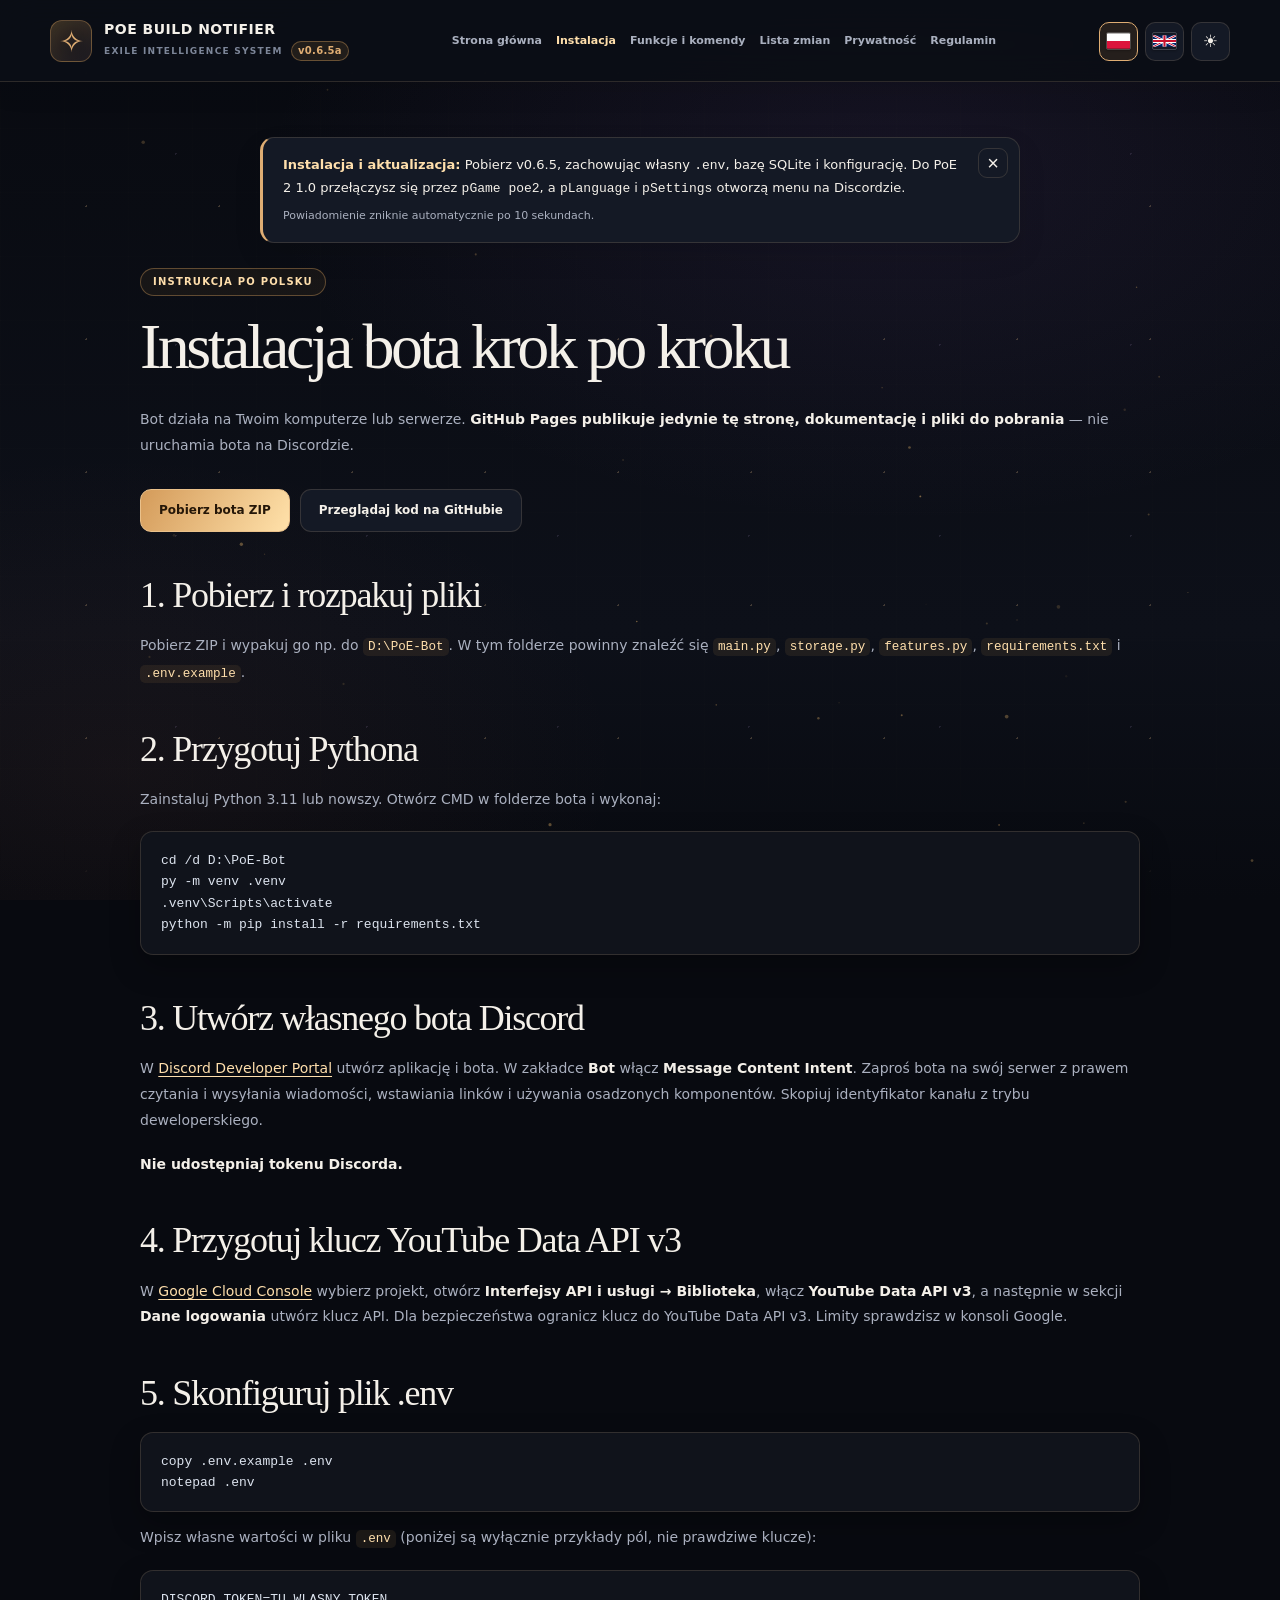
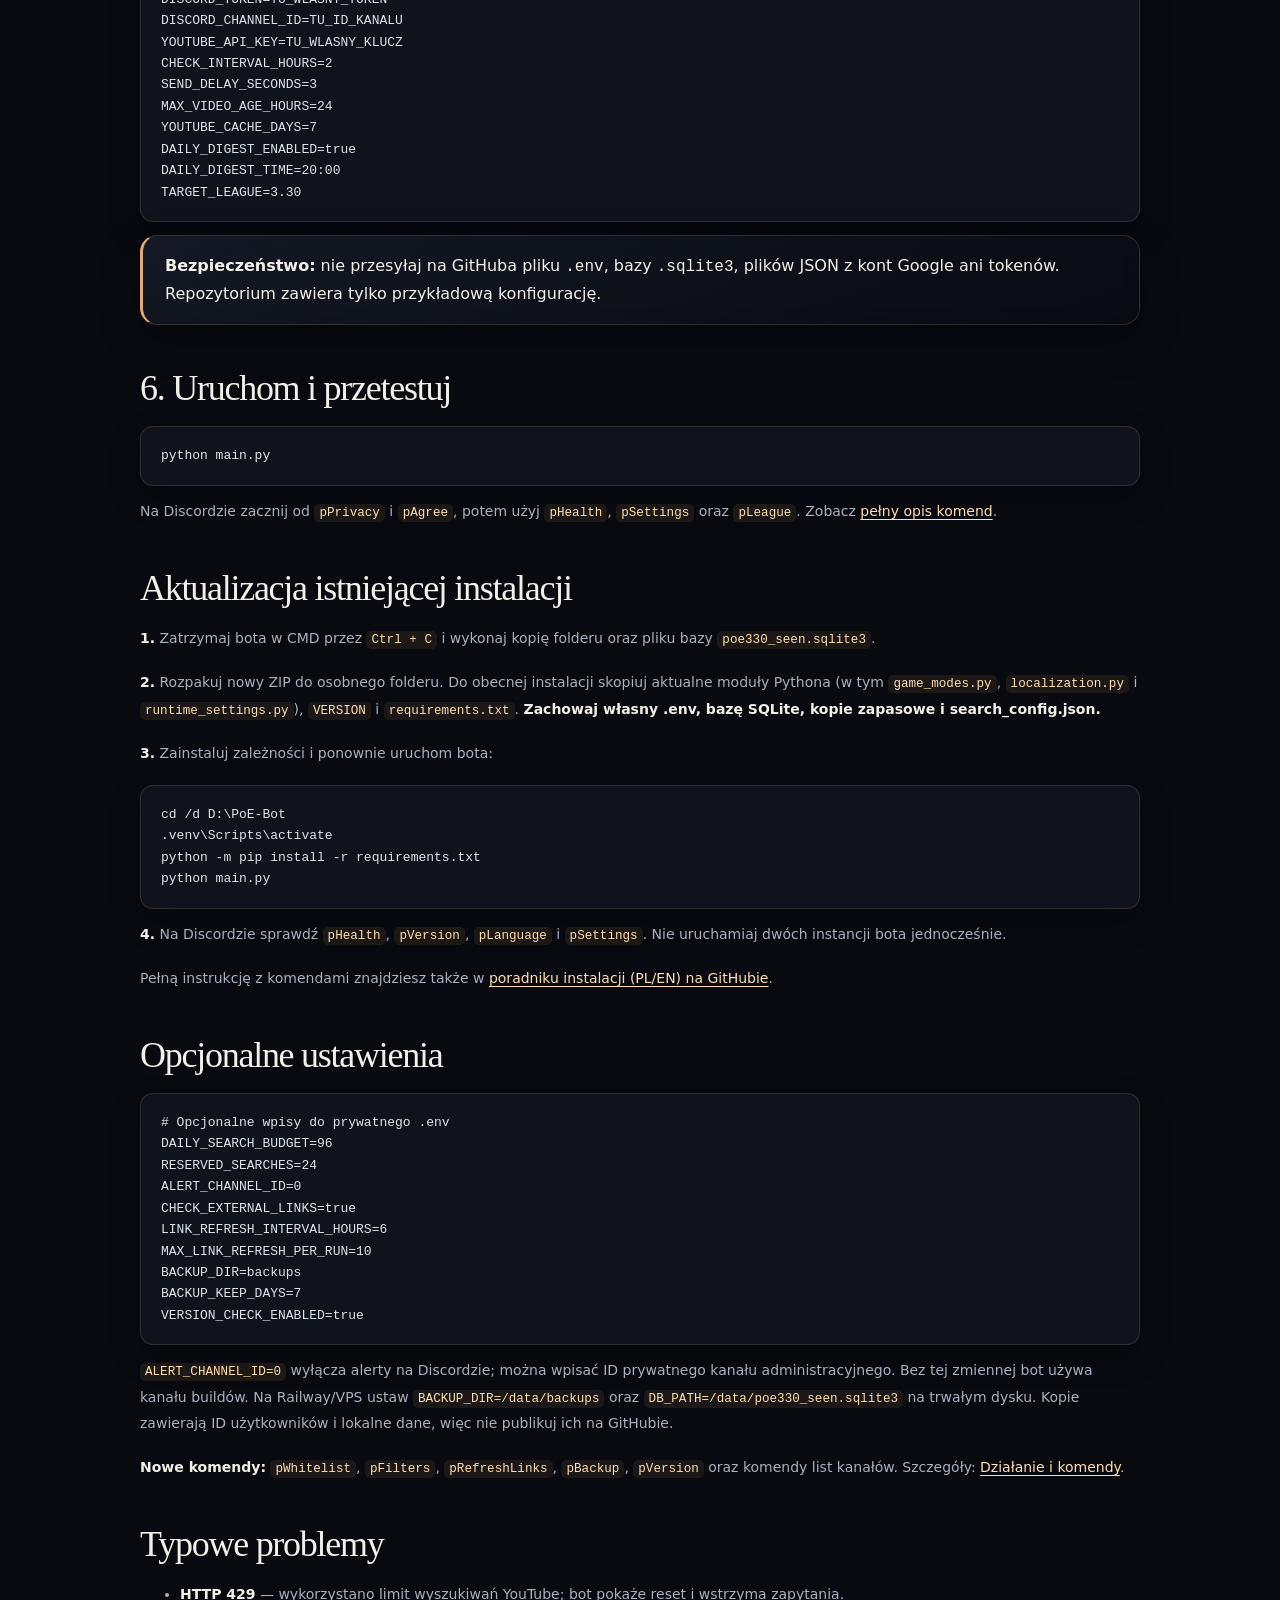
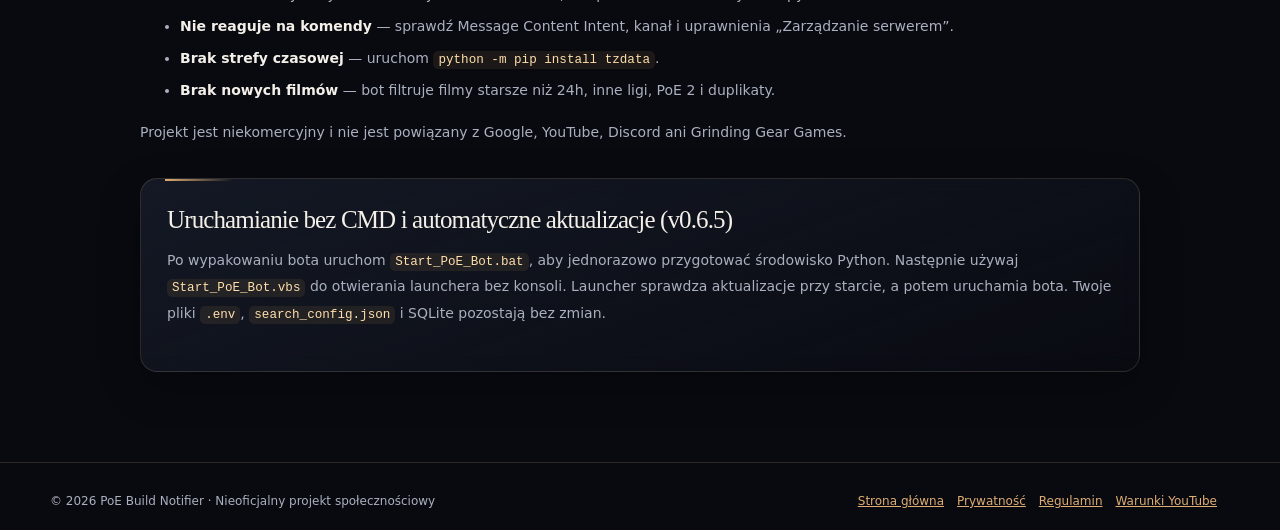
<file: instalacja.html>
<!doctype html><html lang="pl"><head><meta charset="utf-8"><meta name="viewport" content="width=device-width,initial-scale=1"><meta name="description" content="Instrukcja instalacji bota Discord PoE Build Notifier na Windows, konfiguracja YouTube API i Discord."><title>PoE Build Notifier v0.6.5a — Instalacja</title><link rel="stylesheet" href="style.css"><link rel="stylesheet" href="fancy.css"><link rel="stylesheet" href="unified.css"><link rel="alternate" hreflang="pl" href="https://bollek231.github.io/poe-build-notifier-site/instalacja.html"><link rel="alternate" hreflang="en" href="https://bollek231.github.io/poe-build-notifier-site/instalacja-en.html"></head><body class="docs-redesign dark"><div class="site-atmosphere" aria-hidden="true"><canvas id="ember-field"></canvas></div><div class="site-spotlight" aria-hidden="true"></div><header class="unified-header">
<div class="wrap header-inner">
  <a class="logo" href="https://bollek231.github.io/poe-build-notifier-site/index.html" aria-label="PoE Build Notifier — strona główna"><span class="logo-symbol" aria-hidden="true">✧</span><span class="logo-text"><strong>POE BUILD NOTIFIER</strong><small>EXILE INTELLIGENCE SYSTEM <b class="site-version">v0.6.5a</b></small></span></a>
  <nav id="site-nav" aria-label="Nawigacja główna">
    <a href="https://bollek231.github.io/poe-build-notifier-site/index.html">Strona główna</a>
<a href="https://bollek231.github.io/poe-build-notifier-site/instalacja.html" class="active" aria-current="page">Instalacja</a>
<a href="https://bollek231.github.io/poe-build-notifier-site/komendy.html">Funkcje i komendy</a>
<a href="https://bollek231.github.io/poe-build-notifier-site/changelog.html">Lista zmian</a>
<a href="https://bollek231.github.io/poe-build-notifier-site/privacy.html">Prywatność</a>
<a href="https://bollek231.github.io/poe-build-notifier-site/terms.html">Regulamin</a>
  </nav>
  <div class="controls">
    <button type="button" class="ctrl menu-button" id="mobile-menu-toggle" aria-label="Otwórz menu nawigacji" aria-controls="site-nav" aria-expanded="false" title="Menu">☰</button>
    <a class="ctrl selected" id="lang-pl" href="https://bollek231.github.io/poe-build-notifier-site/instalacja.html" hreflang="pl" lang="pl" title="Polski" aria-label="Polski — obecny język"><img class="lang-flag-image" src="assets/flag-pl.svg" width="25" height="18" alt="" aria-hidden="true"></a>
    <a class="ctrl" id="lang-en" href="https://bollek231.github.io/poe-build-notifier-site/instalacja-en.html" hreflang="en" lang="en" title="English" aria-label="Switch to English"><img class="lang-flag-image" src="assets/flag-gb.svg" width="25" height="18" alt="" aria-hidden="true"></a>
    <button type="button" class="ctrl theme-button" id="theme-toggle" title="Zmień motyw strony" aria-label="Przełącz jasny/ciemny motyw">☀️</button>
  </div>
</div>
</header><main class="wrap content"><aside class="site-notice" data-site-notice><button class="site-notice__close" type="button" data-notice-close aria-label="Zamknij powiadomienie" title="Zamknij">×</button><div><strong>Instalacja i aktualizacja:</strong> Pobierz v0.6.5, zachowując własny <code>.env</code>, bazę SQLite i konfigurację. Do PoE 2 1.0 przełączysz się przez <code>pGame poe2</code>, a <code>pLanguage</code> i <code>pSettings</code> otworzą menu na Discordzie.</div><span class="site-notice__hint">Powiadomienie zniknie automatycznie po 10 sekundach.</span></aside><span class="pill">Instrukcja po polsku</span>
<h1>Instalacja bota krok po kroku</h1>
<p>Bot działa na Twoim komputerze lub serwerze. <strong>GitHub Pages publikuje jedynie tę stronę, dokumentację i pliki do pobrania</strong> — nie uruchamia bota na Discordzie.</p>
<p><a class="btn" href="https://bollek231.github.io/poe-build-notifier-site/downloads/PoE_Build_Notifier_v0.6.5a.zip" download>Pobierz bota ZIP</a><a class="btn secondary" href="https://github.com/Bollek231/poe-build-notifier-site/tree/main/bot">Przeglądaj kod na GitHubie</a></p>
<h2>1. Pobierz i rozpakuj pliki</h2>
<p>Pobierz ZIP i wypakuj go np. do <code>D:\PoE-Bot</code>. W tym folderze powinny znaleźć się <code>main.py</code>, <code>storage.py</code>, <code>features.py</code>, <code>requirements.txt</code> i <code>.env.example</code>.</p>
<h2>2. Przygotuj Pythona</h2>
<p>Zainstaluj Python 3.11 lub nowszy. Otwórz CMD w folderze bota i wykonaj:</p>
<pre><code>cd /d D:\PoE-Bot
py -m venv .venv
.venv\Scripts\activate
python -m pip install -r requirements.txt</code></pre>
<h2>3. Utwórz własnego bota Discord</h2>
<p>W <a href="https://discord.com/developers/applications">Discord Developer Portal</a> utwórz aplikację i bota. W zakładce <strong>Bot</strong> włącz <strong>Message Content Intent</strong>. Zaproś bota na swój serwer z prawem czytania i wysyłania wiadomości, wstawiania linków i używania osadzonych komponentów. Skopiuj identyfikator kanału z trybu deweloperskiego.</p>
<p><strong>Nie udostępniaj tokenu Discorda.</strong></p>
<h2>4. Przygotuj klucz YouTube Data API v3</h2>
<p>W <a href="https://console.cloud.google.com/">Google Cloud Console</a> wybierz projekt, otwórz <strong>Interfejsy API i usługi → Biblioteka</strong>, włącz <strong>YouTube Data API v3</strong>, a następnie w sekcji <strong>Dane logowania</strong> utwórz klucz API. Dla bezpieczeństwa ogranicz klucz do YouTube Data API v3. Limity sprawdzisz w konsoli Google.</p>
<h2>5. Skonfiguruj plik .env</h2>
<pre><code>copy .env.example .env
notepad .env</code></pre>
<p>Wpisz własne wartości w pliku <code>.env</code> (poniżej są wyłącznie przykłady pól, nie prawdziwe klucze):</p>
<pre><code>DISCORD_TOKEN=TU_WLASNY_TOKEN
DISCORD_CHANNEL_ID=TU_ID_KANALU
YOUTUBE_API_KEY=TU_WLASNY_KLUCZ
CHECK_INTERVAL_HOURS=2
SEND_DELAY_SECONDS=3
MAX_VIDEO_AGE_HOURS=24
YOUTUBE_CACHE_DAYS=7
DAILY_DIGEST_ENABLED=true
DAILY_DIGEST_TIME=20:00
TARGET_LEAGUE=3.30</code></pre>
<div class="note"><strong>Bezpieczeństwo:</strong> nie przesyłaj na GitHuba pliku <code>.env</code>, bazy <code>.sqlite3</code>, plików JSON z kont Google ani tokenów. Repozytorium zawiera tylko przykładową konfigurację.</div>
<h2>6. Uruchom i przetestuj</h2>
<pre><code>python main.py</code></pre>
<p>Na Discordzie zacznij od <code>pPrivacy</code> i <code>pAgree</code>, potem użyj <code>pHealth</code>, <code>pSettings</code> oraz <code>pLeague</code>. Zobacz <a href="https://bollek231.github.io/poe-build-notifier-site/komendy.html">pełny opis komend</a>.</p>
<h2>Aktualizacja istniejącej instalacji</h2>
<p><strong>1.</strong> Zatrzymaj bota w CMD przez <code>Ctrl + C</code> i wykonaj kopię folderu oraz pliku bazy <code>poe330_seen.sqlite3</code>.</p>
<p><strong>2.</strong> Rozpakuj nowy ZIP do osobnego folderu. Do obecnej instalacji skopiuj aktualne moduły Pythona (w tym <code>game_modes.py</code>, <code>localization.py</code> i <code>runtime_settings.py</code>), <code>VERSION</code> i <code>requirements.txt</code>. <strong>Zachowaj własny .env, bazę SQLite, kopie zapasowe i search_config.json.</strong></p>
<p><strong>3.</strong> Zainstaluj zależności i ponownie uruchom bota:</p>
<pre><code>cd /d D:\PoE-Bot
.venv\Scripts\activate
python -m pip install -r requirements.txt
python main.py</code></pre>
<p><strong>4.</strong> Na Discordzie sprawdź <code>pHealth</code>, <code>pVersion</code>, <code>pLanguage</code> i <code>pSettings</code>. Nie uruchamiaj dwóch instancji bota jednocześnie.</p>
<p>Pełną instrukcję z komendami znajdziesz także w <a href="https://github.com/Bollek231/poe-build-notifier-site/blob/main/bot/INSTRUKCJA_INSTALACJI_v0.6.5_PL_EN.md">poradniku instalacji (PL/EN) na GitHubie</a>.</p>
<h2>Opcjonalne ustawienia</h2>
<pre><code># Opcjonalne wpisy do prywatnego .env
DAILY_SEARCH_BUDGET=96
RESERVED_SEARCHES=24
ALERT_CHANNEL_ID=0
CHECK_EXTERNAL_LINKS=true
LINK_REFRESH_INTERVAL_HOURS=6
MAX_LINK_REFRESH_PER_RUN=10
BACKUP_DIR=backups
BACKUP_KEEP_DAYS=7
VERSION_CHECK_ENABLED=true</code></pre><p><code>ALERT_CHANNEL_ID=0</code> wyłącza alerty na Discordzie; można wpisać ID prywatnego kanału administracyjnego. Bez tej zmiennej bot używa kanału buildów. Na Railway/VPS ustaw <code>BACKUP_DIR=/data/backups</code> oraz <code>DB_PATH=/data/poe330_seen.sqlite3</code> na trwałym dysku. Kopie zawierają ID użytkowników i lokalne dane, więc nie publikuj ich na GitHubie.</p><p><strong>Nowe komendy:</strong> <code>pWhitelist</code>, <code>pFilters</code>, <code>pRefreshLinks</code>, <code>pBackup</code>, <code>pVersion</code> oraz komendy list kanałów. Szczegóły: <a href="https://bollek231.github.io/poe-build-notifier-site/komendy.html">Działanie i komendy</a>.</p><h2>Typowe problemy</h2>
<ul><li><strong>HTTP 429</strong> — wykorzystano limit wyszukiwań YouTube; bot pokaże reset i wstrzyma zapytania.</li>
<li><strong>Nie reaguje na komendy</strong> — sprawdź Message Content Intent, kanał i uprawnienia „Zarządzanie serwerem”.</li>
<li><strong>Brak strefy czasowej</strong> — uruchom <code>python -m pip install tzdata</code>.</li>
<li><strong>Brak nowych filmów</strong> — bot filtruje filmy starsze niż 24h, inne ligi, PoE 2 i duplikaty.</li></ul>
<p>Projekt jest niekomercyjny i nie jest powiązany z Google, YouTube, Discord ani Grinding Gear Games.</p><section class="release-entry"><h2>Uruchamianie bez CMD i automatyczne aktualizacje (v0.6.5)</h2><p>Po wypakowaniu bota uruchom <code>Start_PoE_Bot.bat</code>, aby jednorazowo przygotować środowisko Python. Następnie używaj <code>Start_PoE_Bot.vbs</code> do otwierania launchera bez konsoli. Launcher sprawdza aktualizacje przy starcie, a potem uruchamia bota. Twoje pliki <code>.env</code>, <code>search_config.json</code> i SQLite pozostają bez zmian.</p></section></main><footer><div class="wrap foot"><span>© 2026 PoE Build Notifier · Nieoficjalny projekt społecznościowy</span><div><a href="https://bollek231.github.io/poe-build-notifier-site/index.html">Strona główna</a><a href="https://bollek231.github.io/poe-build-notifier-site/privacy.html">Prywatność</a><a href="https://bollek231.github.io/poe-build-notifier-site/terms.html">Regulamin</a><a href="https://www.youtube.com/t/terms">Warunki YouTube</a></div></div></footer><script defer src="effects.js"></script><script defer src="version-badge.js"></script><script defer src="notices.js"></script></body></html>
</file>
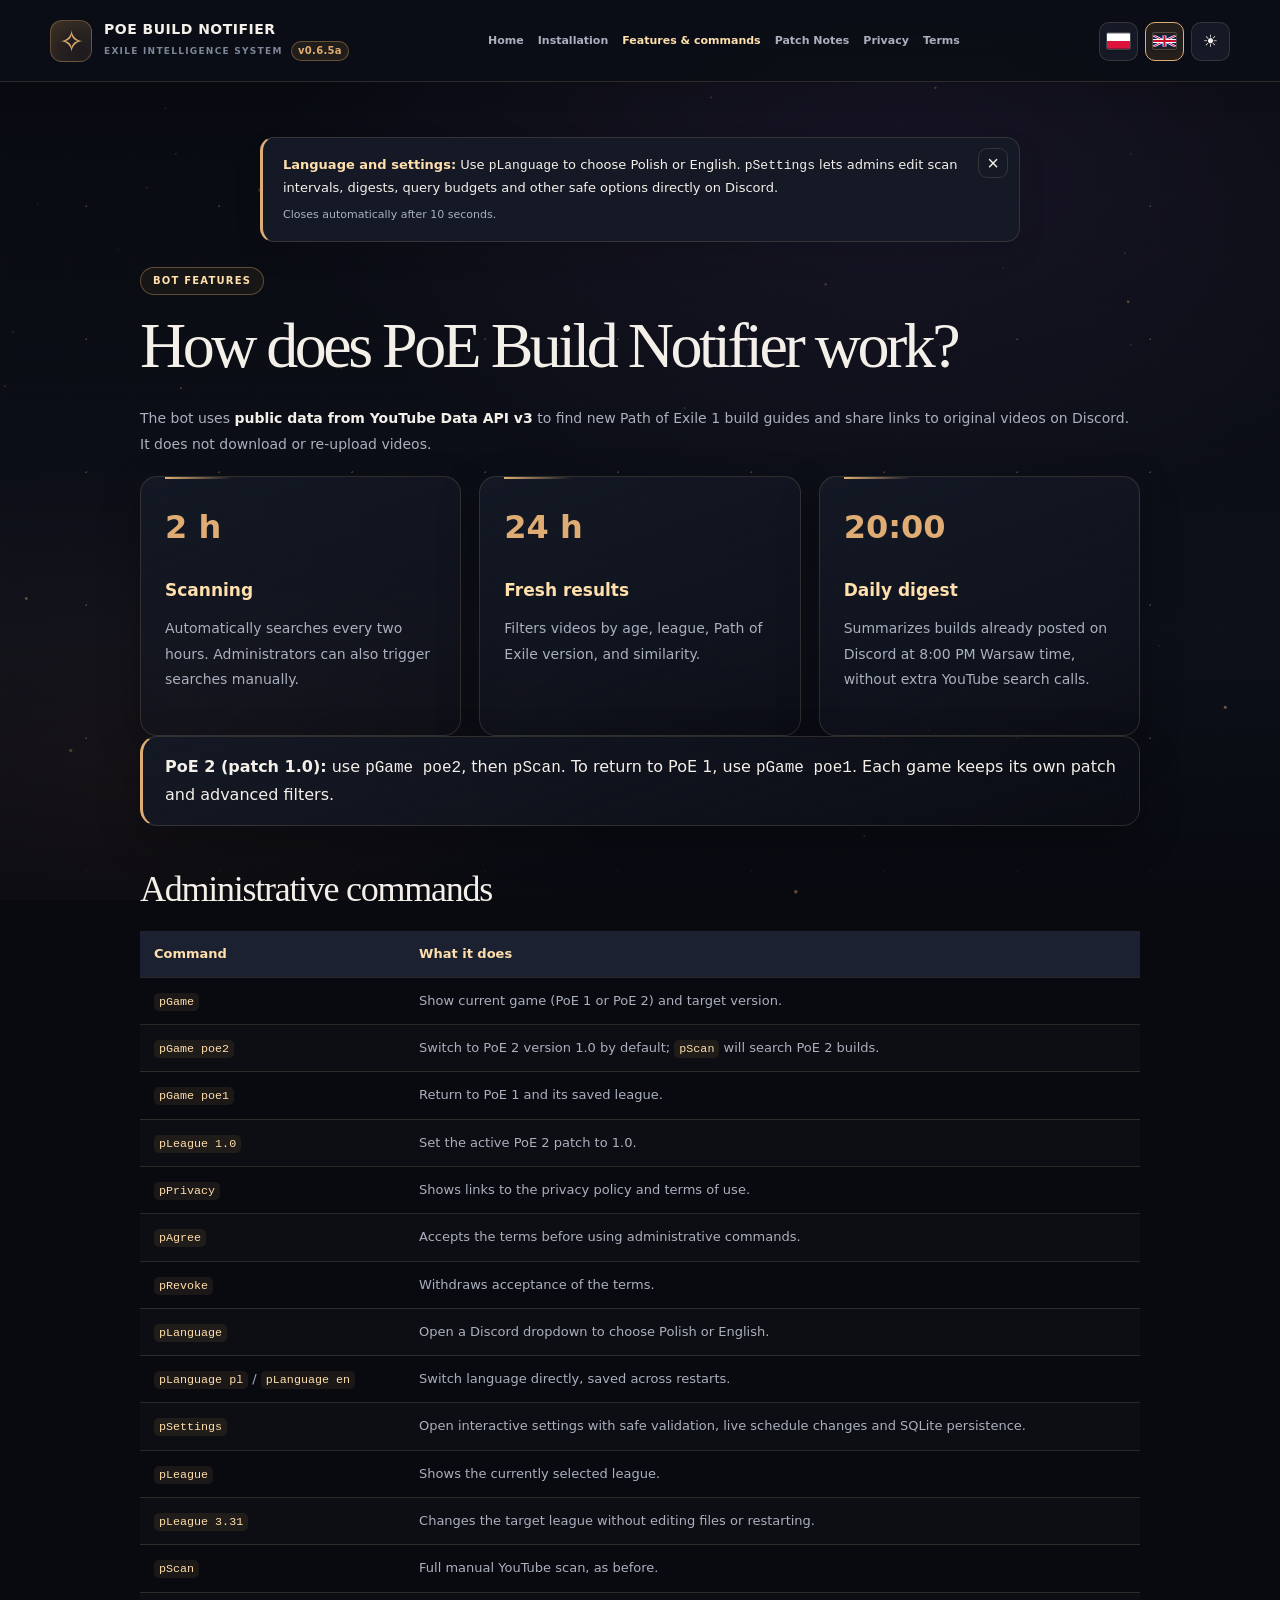
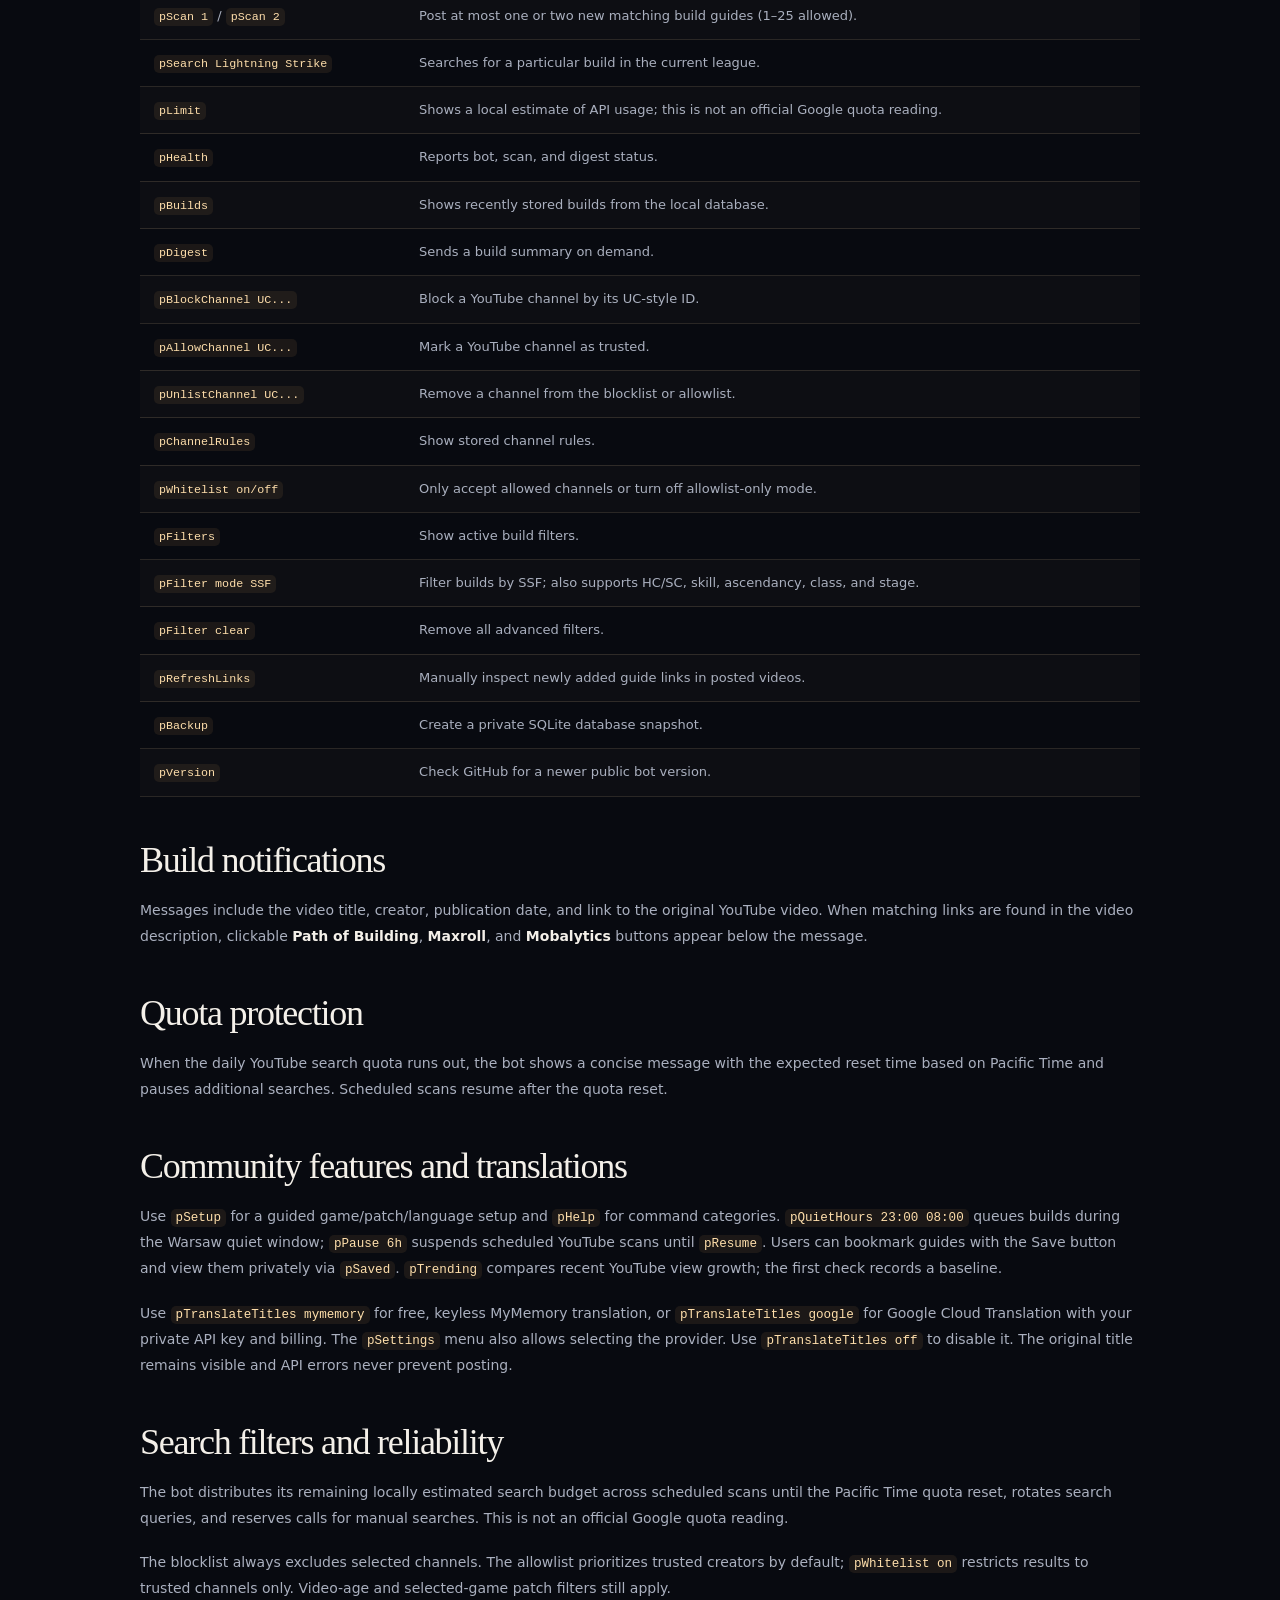
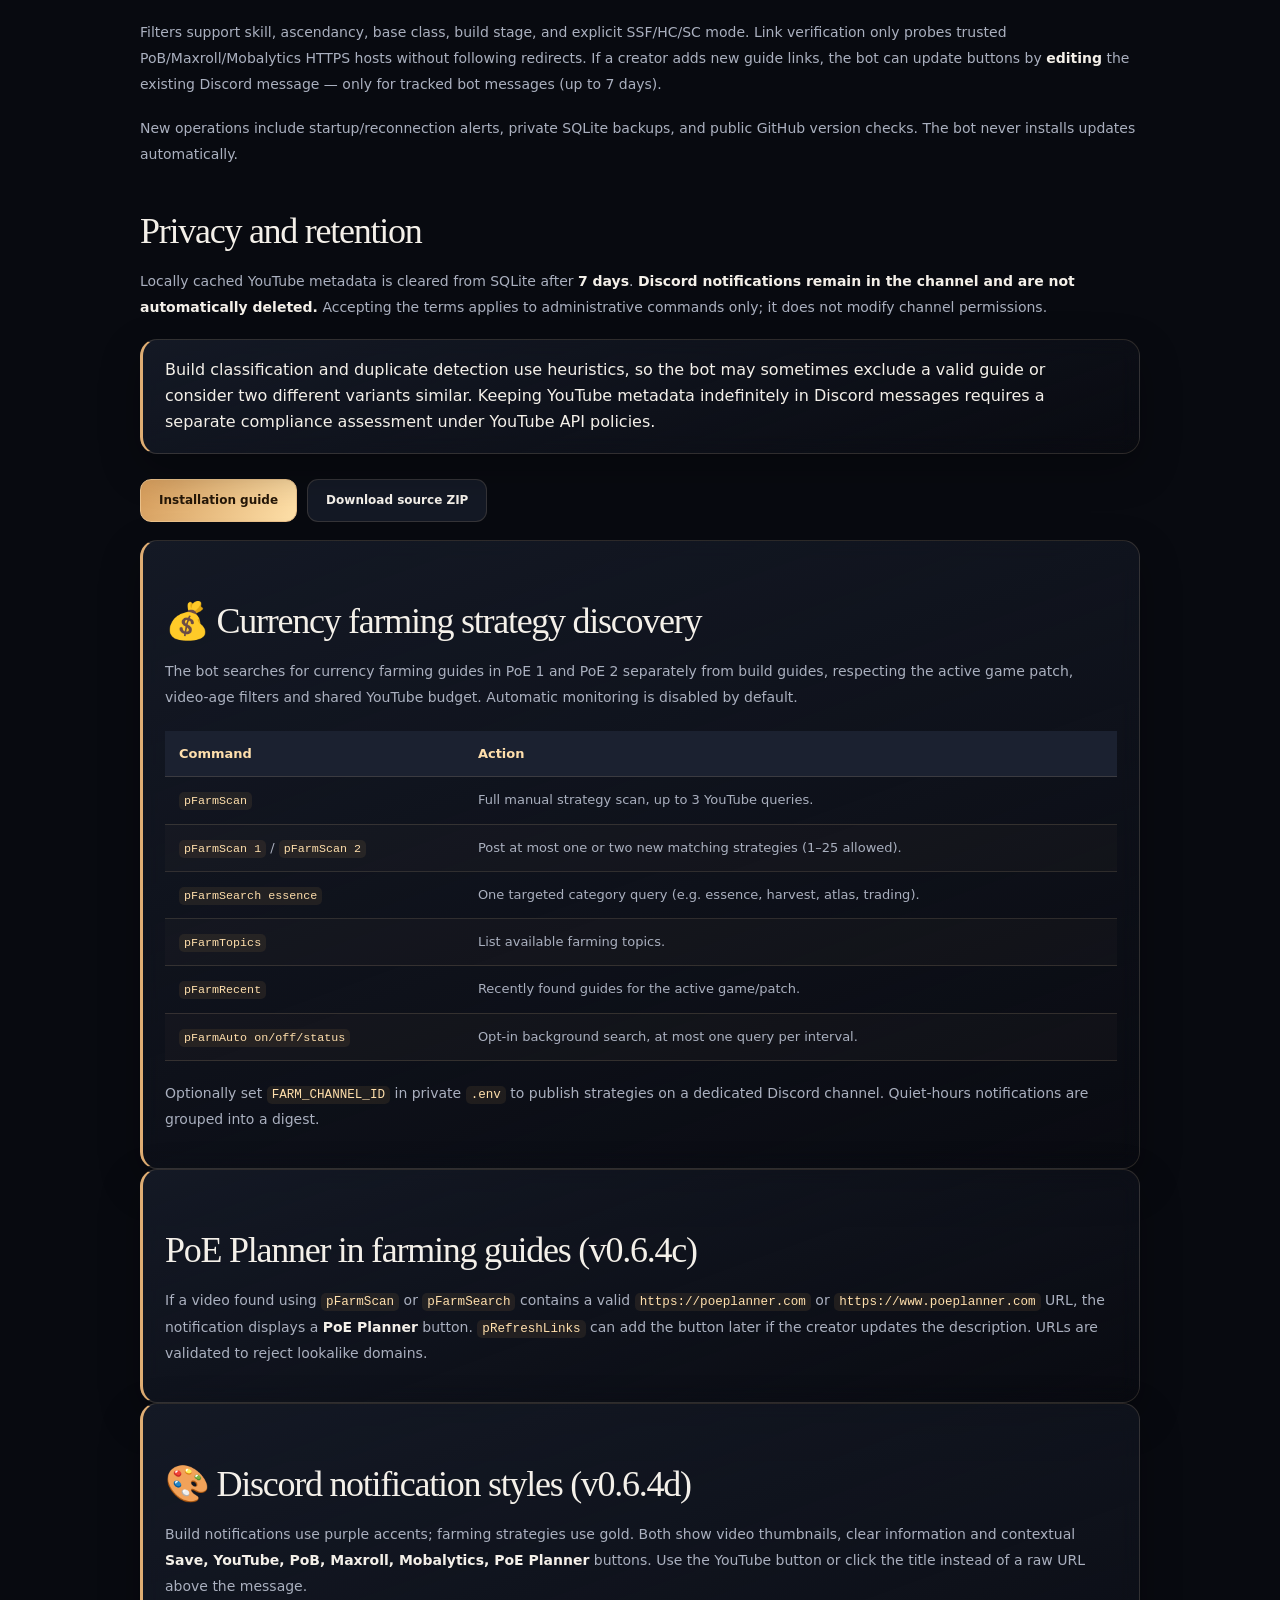
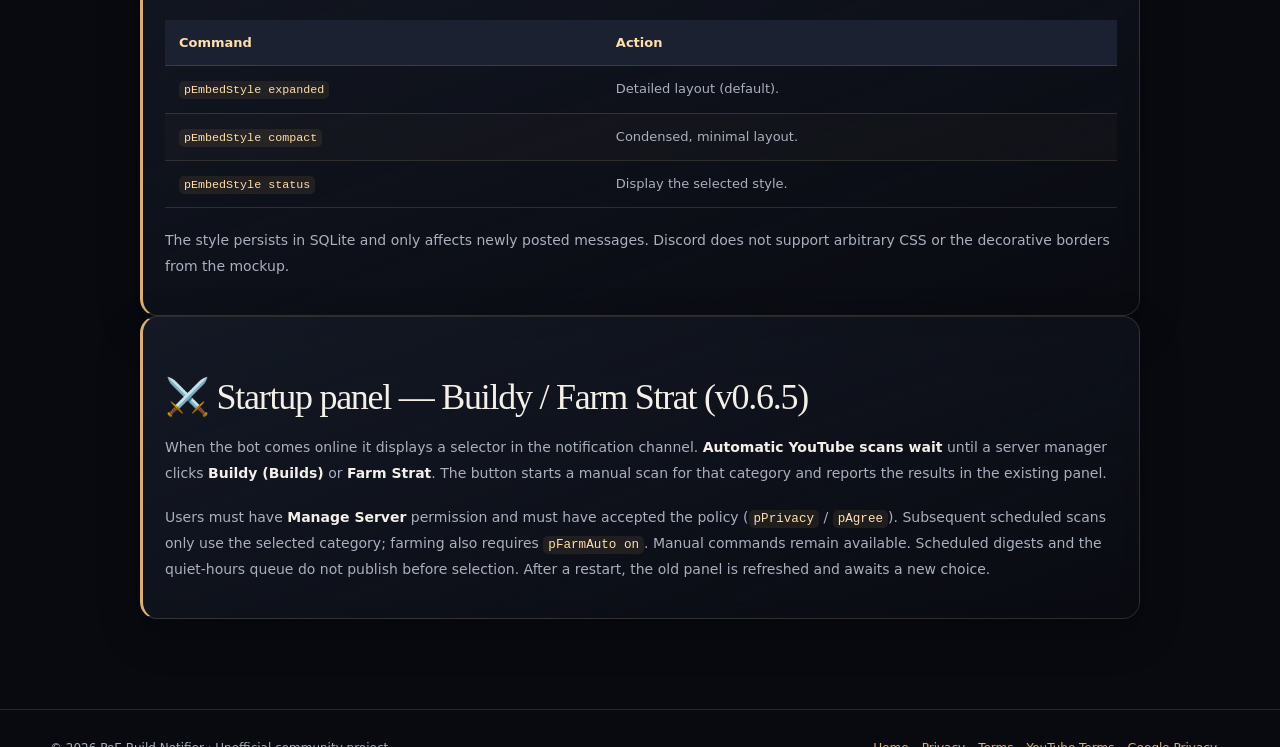
<file: komendy-en.html>
<!doctype html><html lang="en"><head><meta charset="utf-8"><meta name="viewport" content="width=device-width,initial-scale=1"><meta name="description" content="PoE Build Notifier commands, daily digest, league selection, and quota management."><title>PoE Build Notifier v0.6.5a — Features and Commands</title><link rel="stylesheet" href="style.css"><link rel="stylesheet" href="fancy.css"><link rel="stylesheet" href="unified.css"><link rel="alternate" hreflang="pl" href="https://bollek231.github.io/poe-build-notifier-site/komendy.html"><link rel="alternate" hreflang="en" href="https://bollek231.github.io/poe-build-notifier-site/komendy-en.html"></head><body class="docs-redesign dark"><div class="site-atmosphere" aria-hidden="true"><canvas id="ember-field"></canvas></div><div class="site-spotlight" aria-hidden="true"></div><header class="unified-header">
<div class="wrap header-inner">
  <a class="logo" href="https://bollek231.github.io/poe-build-notifier-site/index-en.html" aria-label="PoE Build Notifier — homepage"><span class="logo-symbol" aria-hidden="true">✧</span><span class="logo-text"><strong>POE BUILD NOTIFIER</strong><small>EXILE INTELLIGENCE SYSTEM <b class="site-version">v0.6.5a</b></small></span></a>
  <nav id="site-nav" aria-label="Main navigation">
    <a href="https://bollek231.github.io/poe-build-notifier-site/index-en.html">Home</a>
<a href="https://bollek231.github.io/poe-build-notifier-site/instalacja-en.html">Installation</a>
<a href="https://bollek231.github.io/poe-build-notifier-site/komendy-en.html" class="active" aria-current="page">Features & commands</a>
<a href="https://bollek231.github.io/poe-build-notifier-site/changelog-en.html">Patch Notes</a>
<a href="https://bollek231.github.io/poe-build-notifier-site/privacy-en.html">Privacy</a>
<a href="https://bollek231.github.io/poe-build-notifier-site/terms-en.html">Terms</a>
  </nav>
  <div class="controls">
    <button type="button" class="ctrl menu-button" id="mobile-menu-toggle" aria-label="Open navigation menu" aria-controls="site-nav" aria-expanded="false" title="Menu">☰</button>
    <a class="ctrl" id="lang-pl" href="https://bollek231.github.io/poe-build-notifier-site/komendy.html" hreflang="pl" lang="pl" title="Polski" aria-label="Przełącz na polski"><img class="lang-flag-image" src="assets/flag-pl.svg" width="25" height="18" alt="" aria-hidden="true"></a>
    <a class="ctrl selected" id="lang-en" href="https://bollek231.github.io/poe-build-notifier-site/komendy-en.html" hreflang="en" lang="en" title="English" aria-label="English — current language"><img class="lang-flag-image" src="assets/flag-gb.svg" width="25" height="18" alt="" aria-hidden="true"></a>
    <button type="button" class="ctrl theme-button" id="theme-toggle" title="Change color theme" aria-label="Toggle light/dark theme">☀️</button>
  </div>
</div>
</header><main class="wrap content"><aside class="site-notice" data-site-notice><button class="site-notice__close" type="button" data-notice-close aria-label="Dismiss notice" title="Dismiss">×</button><div><strong>Language and settings:</strong> Use <code>pLanguage</code> to choose Polish or English. <code>pSettings</code> lets admins edit scan intervals, digests, query budgets and other safe options directly on Discord.</div><span class="site-notice__hint">Closes automatically after 10 seconds.</span></aside><span class="pill">Bot features</span><h1>How does PoE Build Notifier work?</h1>
<p>The bot uses <strong>public data from YouTube Data API v3</strong> to find new Path of Exile 1 build guides and share links to original videos on Discord. It does not download or re-upload videos.</p>
<div class="cards"><article><span class="metric">2 h</span><h3>Scanning</h3><p>Automatically searches every two hours. Administrators can also trigger searches manually.</p></article><article><span class="metric">24 h</span><h3>Fresh results</h3><p>Filters videos by age, league, Path of Exile version, and similarity.</p></article><article><span class="metric">20:00</span><h3>Daily digest</h3><p>Summarizes builds already posted on Discord at 8:00 PM Warsaw time, without extra YouTube search calls.</p></article></div>
<section class="note"><strong>PoE 2 (patch 1.0):</strong> use <code>pGame poe2</code>, then <code>pScan</code>. To return to PoE 1, use <code>pGame poe1</code>. Each game keeps its own patch and advanced filters.</section><h2>Administrative commands</h2><table class="doc-table"><thead><tr><th>Command</th><th>What it does</th></tr></thead><tbody><tr><td><code>pGame</code></td><td>Show current game (PoE 1 or PoE 2) and target version.</td></tr><tr><td><code>pGame poe2</code></td><td>Switch to PoE 2 version 1.0 by default; <code>pScan</code> will search PoE 2 builds.</td></tr><tr><td><code>pGame poe1</code></td><td>Return to PoE 1 and its saved league.</td></tr><tr><td><code>pLeague 1.0</code></td><td>Set the active PoE 2 patch to 1.0.</td></tr>
<tr><td><code>pPrivacy</code></td><td>Shows links to the privacy policy and terms of use.</td></tr>
<tr><td><code>pAgree</code></td><td>Accepts the terms before using administrative commands.</td></tr>
<tr><td><code>pRevoke</code></td><td>Withdraws acceptance of the terms.</td></tr>
<tr><td><code>pLanguage</code></td><td>Open a Discord dropdown to choose Polish or English.</td></tr><tr><td><code>pLanguage pl</code> / <code>pLanguage en</code></td><td>Switch language directly, saved across restarts.</td></tr><tr><td><code>pSettings</code></td><td>Open interactive settings with safe validation, live schedule changes and SQLite persistence.</td></tr>
<tr><td><code>pLeague</code></td><td>Shows the currently selected league.</td></tr>
<tr><td><code>pLeague 3.31</code></td><td>Changes the target league without editing files or restarting.</td></tr>
<tr><td><code>pScan</code></td><td>Full manual YouTube scan, as before.</td></tr><tr><td><code>pScan 1</code> / <code>pScan 2</code></td><td>Post at most one or two new matching build guides (1–25 allowed).</td></tr>
<tr><td><code>pSearch Lightning Strike</code></td><td>Searches for a particular build in the current league.</td></tr>
<tr><td><code>pLimit</code></td><td>Shows a local estimate of API usage; this is not an official Google quota reading.</td></tr>
<tr><td><code>pHealth</code></td><td>Reports bot, scan, and digest status.</td></tr>
<tr><td><code>pBuilds</code></td><td>Shows recently stored builds from the local database.</td></tr>
<tr><td><code>pDigest</code></td><td>Sends a build summary on demand.</td></tr>
<tr><td><code>pBlockChannel UC...</code></td><td>Block a YouTube channel by its UC-style ID.</td></tr>
<tr><td><code>pAllowChannel UC...</code></td><td>Mark a YouTube channel as trusted.</td></tr>
<tr><td><code>pUnlistChannel UC...</code></td><td>Remove a channel from the blocklist or allowlist.</td></tr>
<tr><td><code>pChannelRules</code></td><td>Show stored channel rules.</td></tr>
<tr><td><code>pWhitelist on/off</code></td><td>Only accept allowed channels or turn off allowlist-only mode.</td></tr>
<tr><td><code>pFilters</code></td><td>Show active build filters.</td></tr>
<tr><td><code>pFilter mode SSF</code></td><td>Filter builds by SSF; also supports HC/SC, skill, ascendancy, class, and stage.</td></tr>
<tr><td><code>pFilter clear</code></td><td>Remove all advanced filters.</td></tr>
<tr><td><code>pRefreshLinks</code></td><td>Manually inspect newly added guide links in posted videos.</td></tr>
<tr><td><code>pBackup</code></td><td>Create a private SQLite database snapshot.</td></tr>
<tr><td><code>pVersion</code></td><td>Check GitHub for a newer public bot version.</td></tr></tbody></table>
<h2>Build notifications</h2><p>Messages include the video title, creator, publication date, and link to the original YouTube video. When matching links are found in the video description, clickable <strong>Path of Building</strong>, <strong>Maxroll</strong>, and <strong>Mobalytics</strong> buttons appear below the message.</p>
<h2>Quota protection</h2><p>When the daily YouTube search quota runs out, the bot shows a concise message with the expected reset time based on Pacific Time and pauses additional searches. Scheduled scans resume after the quota reset.</p>
<h2>Community features and translations</h2><p>Use <code>pSetup</code> for a guided game/patch/language setup and <code>pHelp</code> for command categories. <code>pQuietHours 23:00 08:00</code> queues builds during the Warsaw quiet window; <code>pPause 6h</code> suspends scheduled YouTube scans until <code>pResume</code>. Users can bookmark guides with the Save button and view them privately via <code>pSaved</code>. <code>pTrending</code> compares recent YouTube view growth; the first check records a baseline.</p><p>Use <code>pTranslateTitles mymemory</code> for free, keyless MyMemory translation, or <code>pTranslateTitles google</code> for Google Cloud Translation with your private API key and billing. The <code>pSettings</code> menu also allows selecting the provider. Use <code>pTranslateTitles off</code> to disable it. The original title remains visible and API errors never prevent posting.</p><h2>Search filters and reliability</h2><p>The bot distributes its remaining locally estimated search budget across scheduled scans until the Pacific Time quota reset, rotates search queries, and reserves calls for manual searches. This is not an official Google quota reading.</p><p>The blocklist always excludes selected channels. The allowlist prioritizes trusted creators by default; <code>pWhitelist on</code> restricts results to trusted channels only. Video-age and selected-game patch filters still apply.</p><p>Filters support skill, ascendancy, base class, build stage, and explicit SSF/HC/SC mode. Link verification only probes trusted PoB/Maxroll/Mobalytics HTTPS hosts without following redirects. If a creator adds new guide links, the bot can update buttons by <strong>editing</strong> the existing Discord message — only for tracked bot messages (up to 7 days).</p><p>New operations include startup/reconnection alerts, private SQLite backups, and public GitHub version checks. The bot never installs updates automatically.</p><h2>Privacy and retention</h2><p>Locally cached YouTube metadata is cleared from SQLite after <strong>7 days</strong>. <strong>Discord notifications remain in the channel and are not automatically deleted.</strong> Accepting the terms applies to administrative commands only; it does not modify channel permissions.</p>
<div class="note">Build classification and duplicate detection use heuristics, so the bot may sometimes exclude a valid guide or consider two different variants similar. Keeping YouTube metadata indefinitely in Discord messages requires a separate compliance assessment under YouTube API policies.</div>
<p><a class="btn" href="https://bollek231.github.io/poe-build-notifier-site/instalacja-en.html">Installation guide</a><a class="btn secondary" href="https://bollek231.github.io/poe-build-notifier-site/downloads/PoE_Build_Notifier_v0.6.5a.zip" download>Download source ZIP</a></p><section class="note"><h2>💰 Currency farming strategy discovery</h2><p>The bot searches for currency farming guides in PoE 1 and PoE 2 separately from build guides, respecting the active game patch, video-age filters and shared YouTube budget. Automatic monitoring is disabled by default.</p><table class="doc-table"><thead><tr><th>Command</th><th>Action</th></tr></thead><tbody><tr><td><code>pFarmScan</code></td><td>Full manual strategy scan, up to 3 YouTube queries.</td></tr><tr><td><code>pFarmScan 1</code> / <code>pFarmScan 2</code></td><td>Post at most one or two new matching strategies (1–25 allowed).</td></tr><tr><td><code>pFarmSearch essence</code></td><td>One targeted category query (e.g. essence, harvest, atlas, trading).</td></tr><tr><td><code>pFarmTopics</code></td><td>List available farming topics.</td></tr><tr><td><code>pFarmRecent</code></td><td>Recently found guides for the active game/patch.</td></tr><tr><td><code>pFarmAuto on/off/status</code></td><td>Opt-in background search, at most one query per interval.</td></tr></tbody></table><p>Optionally set <code>FARM_CHANNEL_ID</code> in private <code>.env</code> to publish strategies on a dedicated Discord channel. Quiet-hours notifications are grouped into a digest.</p></section><section class="note"><h2>PoE Planner in farming guides (v0.6.4c)</h2><p>If a video found using <code>pFarmScan</code> or <code>pFarmSearch</code> contains a valid <code>https://poeplanner.com</code> or <code>https://www.poeplanner.com</code> URL, the notification displays a <strong>PoE Planner</strong> button. <code>pRefreshLinks</code> can add the button later if the creator updates the description. URLs are validated to reject lookalike domains.</p></section><section class="note"><h2>🎨 Discord notification styles (v0.6.4d)</h2><p>Build notifications use purple accents; farming strategies use gold. Both show video thumbnails, clear information and contextual <strong>Save, YouTube, PoB, Maxroll, Mobalytics, PoE Planner</strong> buttons. Use the YouTube button or click the title instead of a raw URL above the message.</p><table class="doc-table"><thead><tr><th>Command</th><th>Action</th></tr></thead><tbody><tr><td><code>pEmbedStyle expanded</code></td><td>Detailed layout (default).</td></tr><tr><td><code>pEmbedStyle compact</code></td><td>Condensed, minimal layout.</td></tr><tr><td><code>pEmbedStyle status</code></td><td>Display the selected style.</td></tr></tbody></table><p>The style persists in SQLite and only affects newly posted messages. Discord does not support arbitrary CSS or the decorative borders from the mockup.</p></section><section class="note"><h2>⚔️ Startup panel — Buildy / Farm Strat (v0.6.5)</h2><p>When the bot comes online it displays a selector in the notification channel. <strong>Automatic YouTube scans wait</strong> until a server manager clicks <strong>Buildy (Builds)</strong> or <strong>Farm Strat</strong>. The button starts a manual scan for that category and reports the results in the existing panel.</p><p>Users must have <strong>Manage Server</strong> permission and must have accepted the policy (<code>pPrivacy</code> / <code>pAgree</code>). Subsequent scheduled scans only use the selected category; farming also requires <code>pFarmAuto on</code>. Manual commands remain available. Scheduled digests and the quiet-hours queue do not publish before selection. After a restart, the old panel is refreshed and awaits a new choice.</p></section></main><footer><div class="wrap foot"><span>© 2026 PoE Build Notifier · Unofficial community project</span><div><a href="https://bollek231.github.io/poe-build-notifier-site/index-en.html">Home</a><a href="https://bollek231.github.io/poe-build-notifier-site/privacy-en.html">Privacy</a><a href="https://bollek231.github.io/poe-build-notifier-site/terms-en.html">Terms</a><a href="https://www.youtube.com/t/terms">YouTube Terms</a><a href="https://policies.google.com/privacy">Google Privacy</a></div></div></footer><script defer src="effects.js"></script><script defer src="version-badge.js"></script><script defer src="notices.js"></script></body></html>
</file>
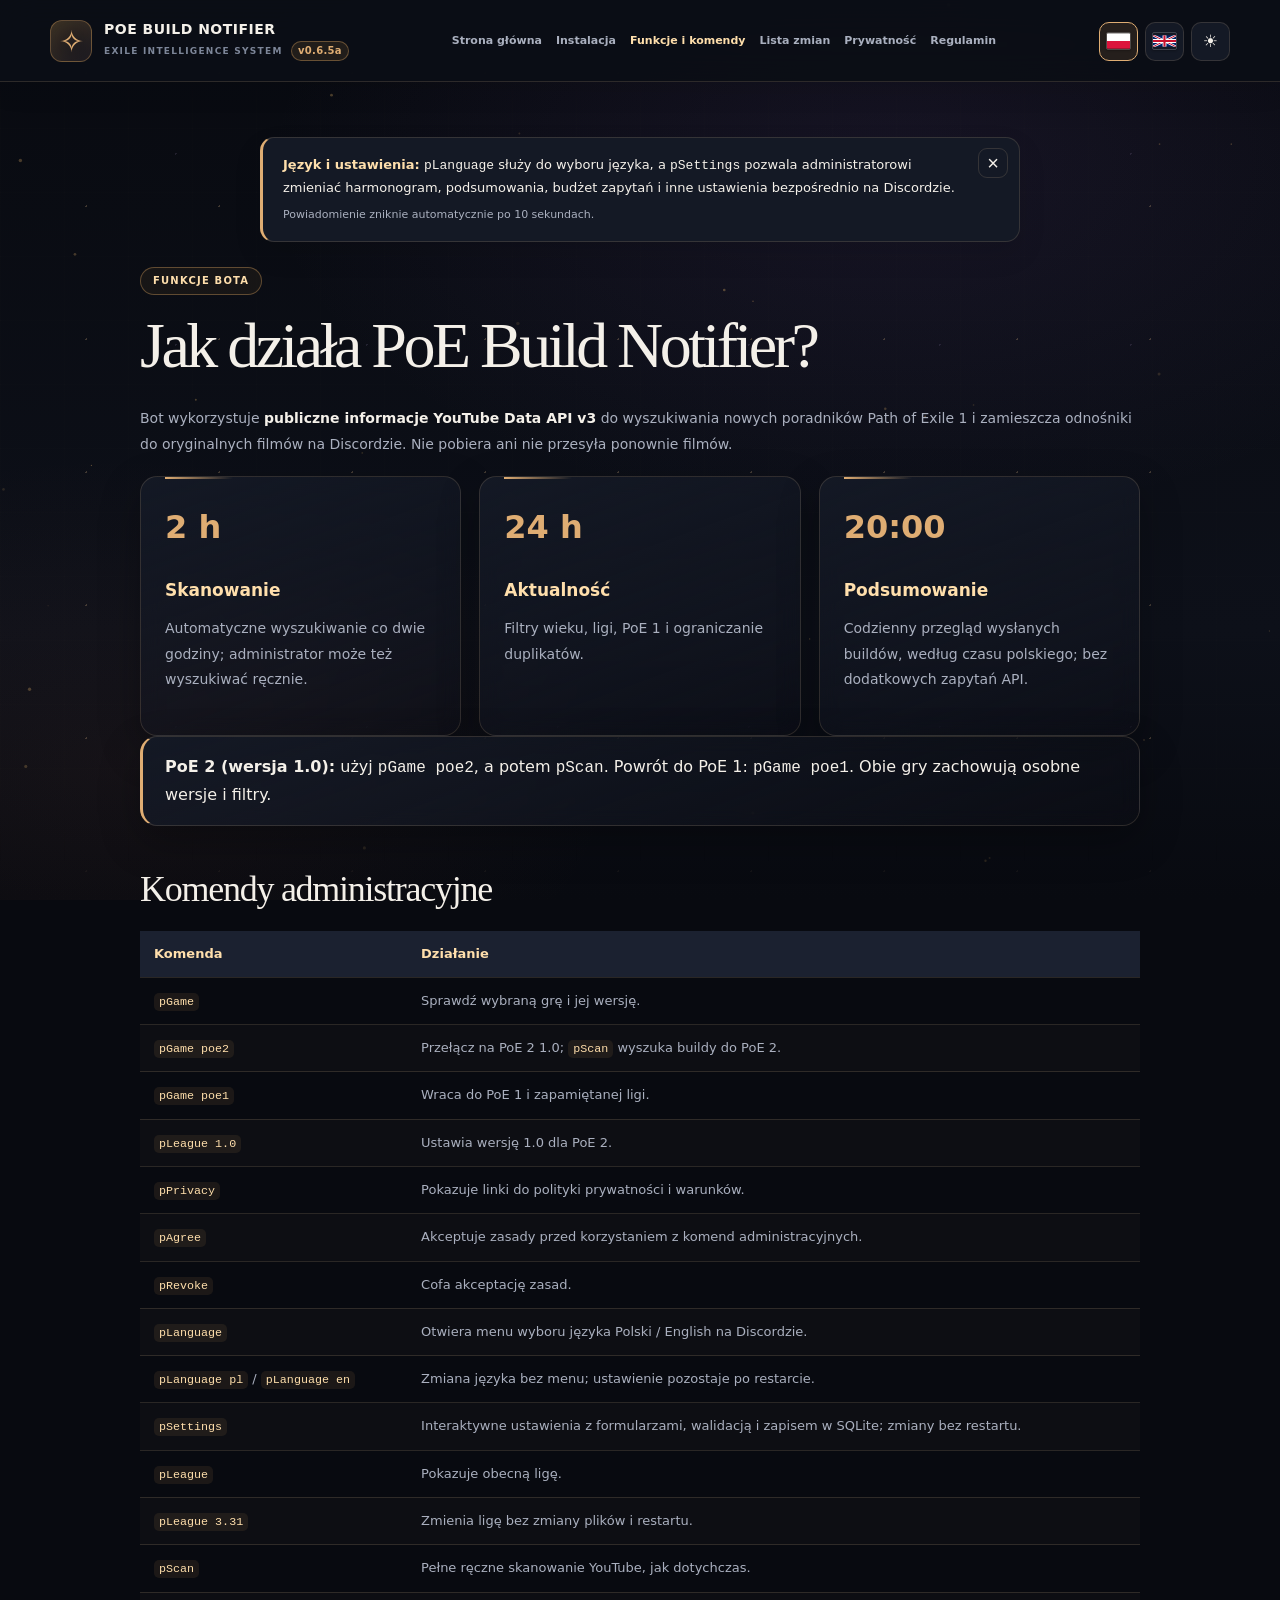
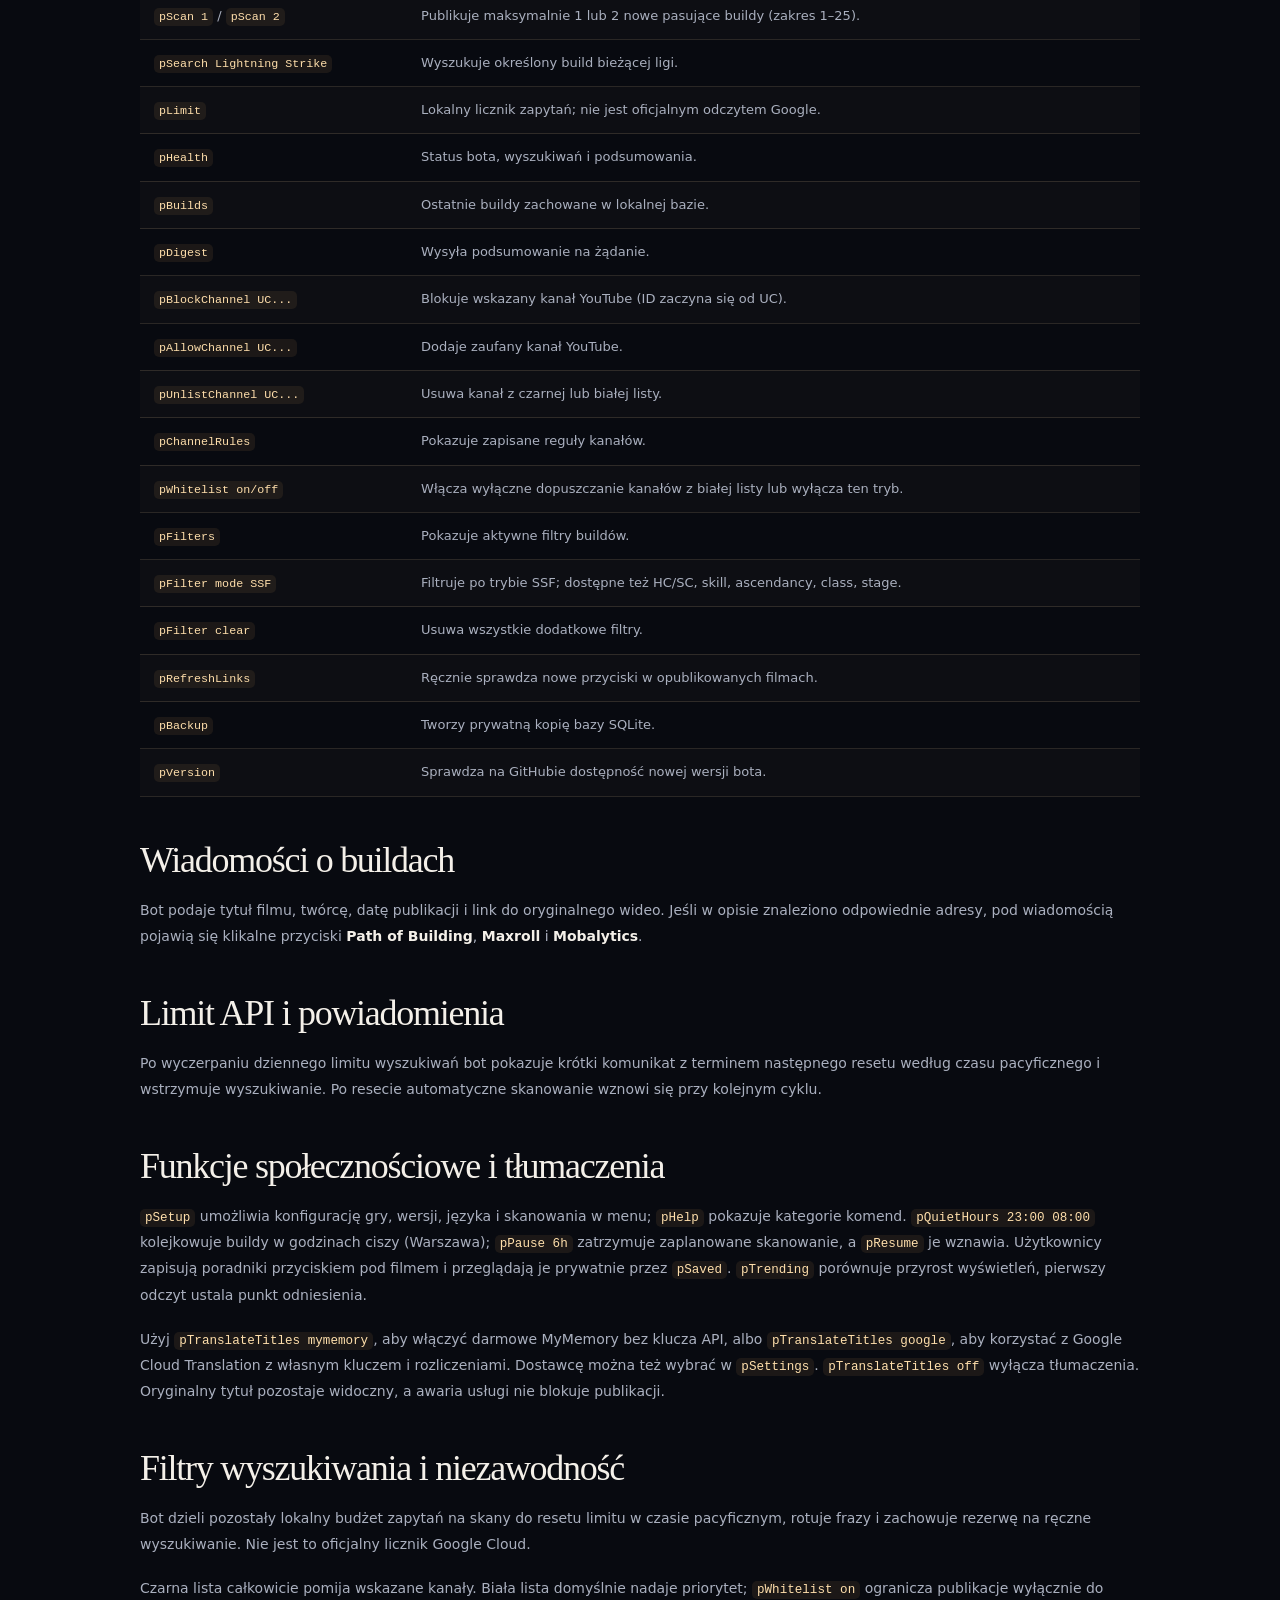
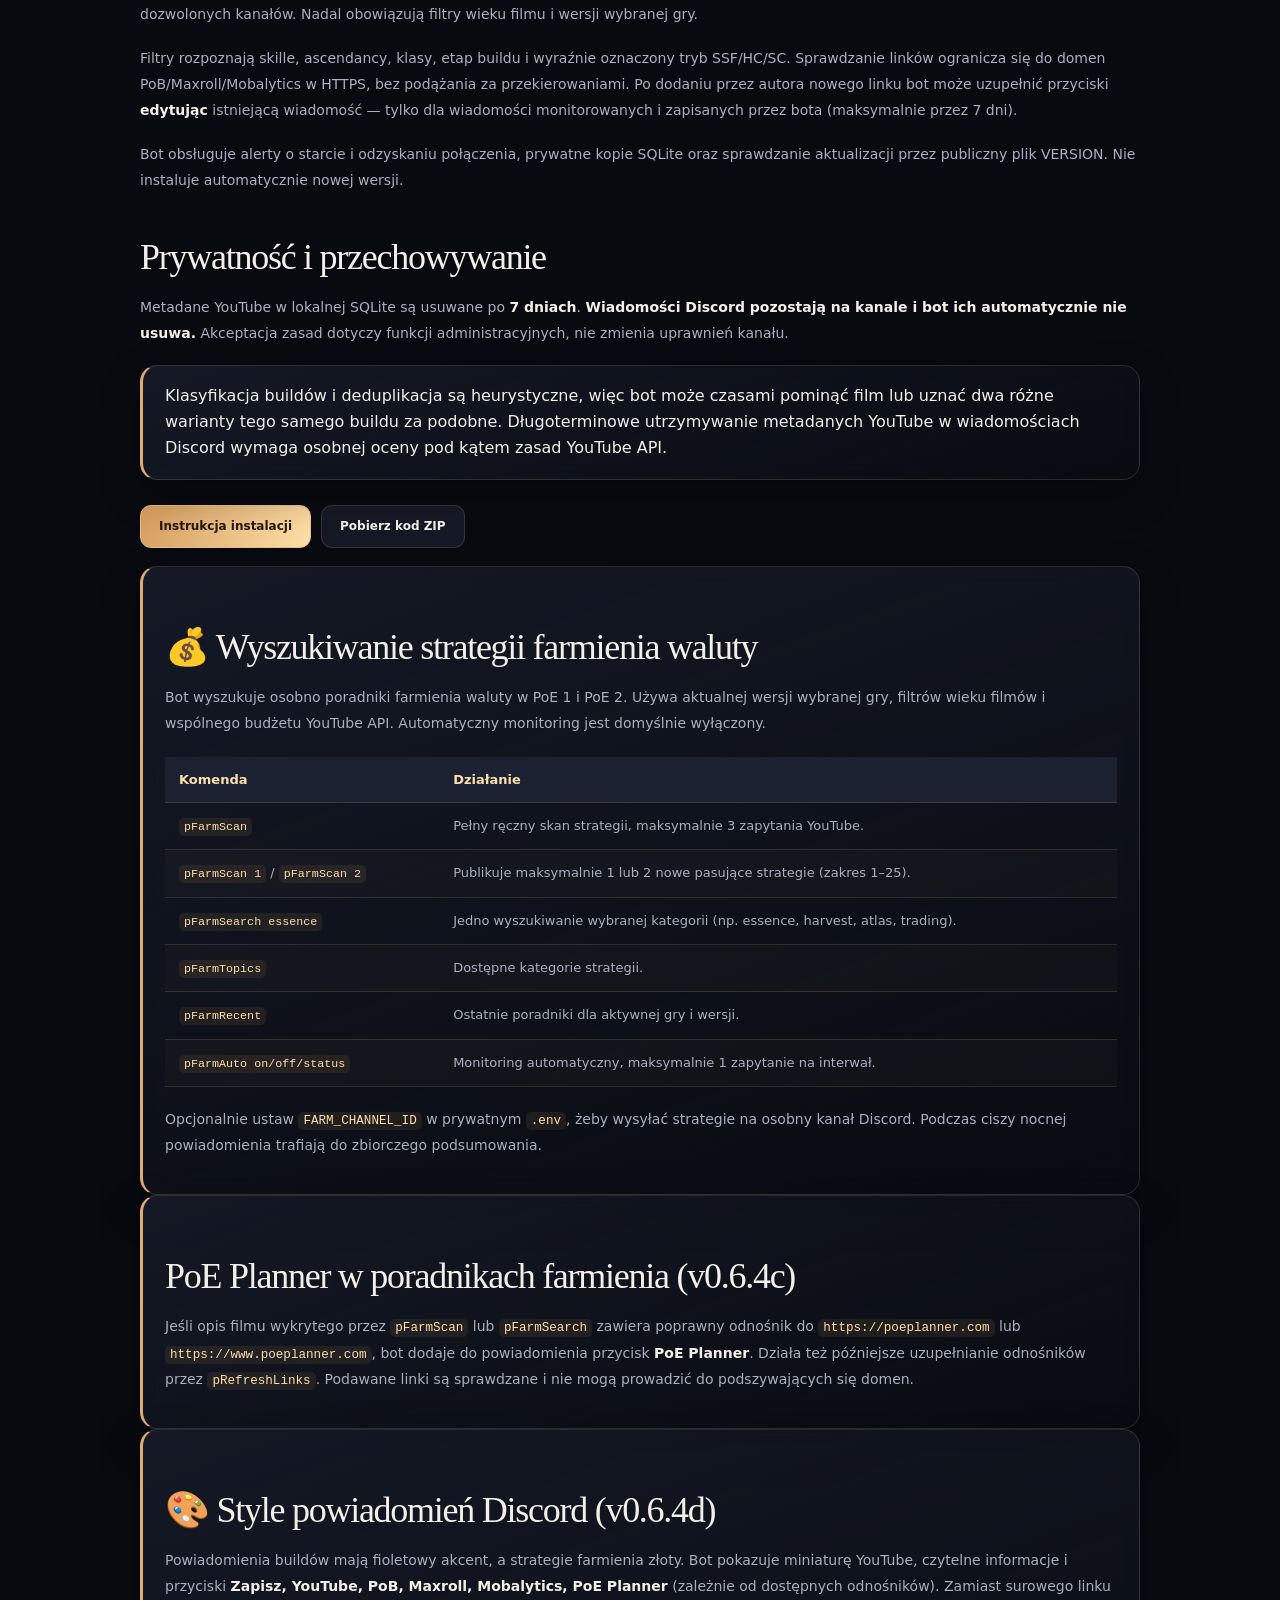
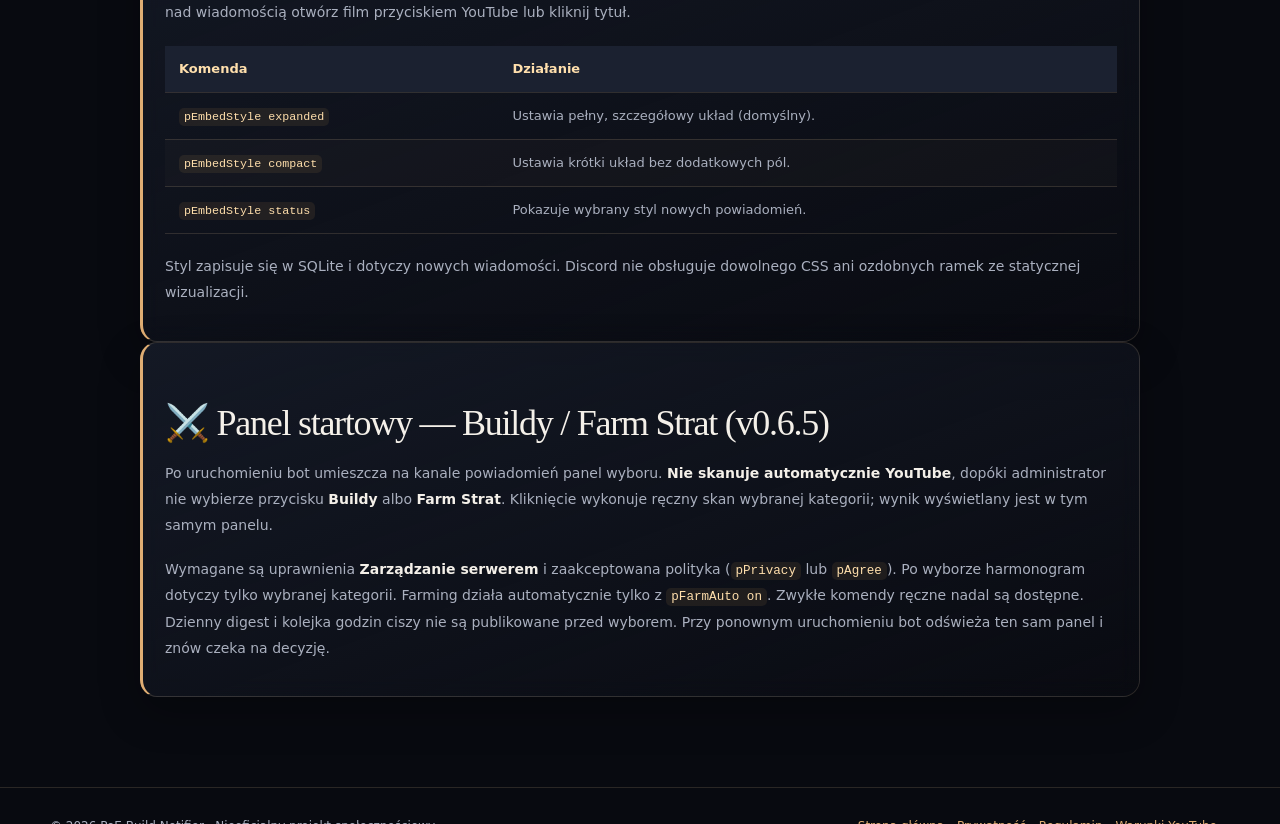
<file: komendy.html>
<!doctype html><html lang="pl"><head><meta charset="utf-8"><meta name="viewport" content="width=device-width,initial-scale=1"><meta name="description" content="Funkcje i komendy Discord bota PoE Build Notifier: wyszukiwanie, liga, podsumowania, limity API."><title>PoE Build Notifier v0.6.5a — Działanie i komendy</title><link rel="stylesheet" href="style.css"><link rel="stylesheet" href="fancy.css"><link rel="stylesheet" href="unified.css"><link rel="alternate" hreflang="pl" href="https://bollek231.github.io/poe-build-notifier-site/komendy.html"><link rel="alternate" hreflang="en" href="https://bollek231.github.io/poe-build-notifier-site/komendy-en.html"></head><body class="docs-redesign dark"><div class="site-atmosphere" aria-hidden="true"><canvas id="ember-field"></canvas></div><div class="site-spotlight" aria-hidden="true"></div><header class="unified-header">
<div class="wrap header-inner">
  <a class="logo" href="https://bollek231.github.io/poe-build-notifier-site/index.html" aria-label="PoE Build Notifier — strona główna"><span class="logo-symbol" aria-hidden="true">✧</span><span class="logo-text"><strong>POE BUILD NOTIFIER</strong><small>EXILE INTELLIGENCE SYSTEM <b class="site-version">v0.6.5a</b></small></span></a>
  <nav id="site-nav" aria-label="Nawigacja główna">
    <a href="https://bollek231.github.io/poe-build-notifier-site/index.html">Strona główna</a>
<a href="https://bollek231.github.io/poe-build-notifier-site/instalacja.html">Instalacja</a>
<a href="https://bollek231.github.io/poe-build-notifier-site/komendy.html" class="active" aria-current="page">Funkcje i komendy</a>
<a href="https://bollek231.github.io/poe-build-notifier-site/changelog.html">Lista zmian</a>
<a href="https://bollek231.github.io/poe-build-notifier-site/privacy.html">Prywatność</a>
<a href="https://bollek231.github.io/poe-build-notifier-site/terms.html">Regulamin</a>
  </nav>
  <div class="controls">
    <button type="button" class="ctrl menu-button" id="mobile-menu-toggle" aria-label="Otwórz menu nawigacji" aria-controls="site-nav" aria-expanded="false" title="Menu">☰</button>
    <a class="ctrl selected" id="lang-pl" href="https://bollek231.github.io/poe-build-notifier-site/komendy.html" hreflang="pl" lang="pl" title="Polski" aria-label="Polski — obecny język"><img class="lang-flag-image" src="assets/flag-pl.svg" width="25" height="18" alt="" aria-hidden="true"></a>
    <a class="ctrl" id="lang-en" href="https://bollek231.github.io/poe-build-notifier-site/komendy-en.html" hreflang="en" lang="en" title="English" aria-label="Switch to English"><img class="lang-flag-image" src="assets/flag-gb.svg" width="25" height="18" alt="" aria-hidden="true"></a>
    <button type="button" class="ctrl theme-button" id="theme-toggle" title="Zmień motyw strony" aria-label="Przełącz jasny/ciemny motyw">☀️</button>
  </div>
</div>
</header><main class="wrap content"><aside class="site-notice" data-site-notice><button class="site-notice__close" type="button" data-notice-close aria-label="Zamknij powiadomienie" title="Zamknij">×</button><div><strong>Język i ustawienia:</strong> <code>pLanguage</code> służy do wyboru języka, a <code>pSettings</code> pozwala administratorowi zmieniać harmonogram, podsumowania, budżet zapytań i inne ustawienia bezpośrednio na Discordzie.</div><span class="site-notice__hint">Powiadomienie zniknie automatycznie po 10 sekundach.</span></aside><span class="pill">Funkcje bota</span><h1>Jak działa PoE Build Notifier?</h1>
<p>Bot wykorzystuje <strong>publiczne informacje YouTube Data API v3</strong> do wyszukiwania nowych poradników Path of Exile 1 i zamieszcza odnośniki do oryginalnych filmów na Discordzie. Nie pobiera ani nie przesyła ponownie filmów.</p>
<div class="cards"><article><span class="metric">2 h</span><h3>Skanowanie</h3><p>Automatyczne wyszukiwanie co dwie godziny; administrator może też wyszukiwać ręcznie.</p></article>
<article><span class="metric">24 h</span><h3>Aktualność</h3><p>Filtry wieku, ligi, PoE 1 i ograniczanie duplikatów.</p></article>
<article><span class="metric">20:00</span><h3>Podsumowanie</h3><p>Codzienny przegląd wysłanych buildów, według czasu polskiego; bez dodatkowych zapytań API.</p></article></div>
<section class="note"><strong>PoE 2 (wersja 1.0):</strong> użyj <code>pGame poe2</code>, a potem <code>pScan</code>. Powrót do PoE 1: <code>pGame poe1</code>. Obie gry zachowują osobne wersje i filtry.</section><h2>Komendy administracyjne</h2>
<table class="doc-table"><thead><tr><th>Komenda</th><th>Działanie</th></tr></thead><tbody><tr><td><code>pGame</code></td><td>Sprawdź wybraną grę i jej wersję.</td></tr><tr><td><code>pGame poe2</code></td><td>Przełącz na PoE 2 1.0; <code>pScan</code> wyszuka buildy do PoE 2.</td></tr><tr><td><code>pGame poe1</code></td><td>Wraca do PoE 1 i zapamiętanej ligi.</td></tr><tr><td><code>pLeague 1.0</code></td><td>Ustawia wersję 1.0 dla PoE 2.</td></tr>
<tr><td><code>pPrivacy</code></td><td>Pokazuje linki do polityki prywatności i warunków.</td></tr>
<tr><td><code>pAgree</code></td><td>Akceptuje zasady przed korzystaniem z komend administracyjnych.</td></tr>
<tr><td><code>pRevoke</code></td><td>Cofa akceptację zasad.</td></tr>
<tr><td><code>pLanguage</code></td><td>Otwiera menu wyboru języka Polski / English na Discordzie.</td></tr><tr><td><code>pLanguage pl</code> / <code>pLanguage en</code></td><td>Zmiana języka bez menu; ustawienie pozostaje po restarcie.</td></tr><tr><td><code>pSettings</code></td><td>Interaktywne ustawienia z formularzami, walidacją i zapisem w SQLite; zmiany bez restartu.</td></tr>
<tr><td><code>pLeague</code></td><td>Pokazuje obecną ligę.</td></tr>
<tr><td><code>pLeague 3.31</code></td><td>Zmienia ligę bez zmiany plików i restartu.</td></tr>
<tr><td><code>pScan</code></td><td>Pełne ręczne skanowanie YouTube, jak dotychczas.</td></tr><tr><td><code>pScan 1</code> / <code>pScan 2</code></td><td>Publikuje maksymalnie 1 lub 2 nowe pasujące buildy (zakres 1–25).</td></tr>
<tr><td><code>pSearch Lightning Strike</code></td><td>Wyszukuje określony build bieżącej ligi.</td></tr>
<tr><td><code>pLimit</code></td><td>Lokalny licznik zapytań; nie jest oficjalnym odczytem Google.</td></tr>
<tr><td><code>pHealth</code></td><td>Status bota, wyszukiwań i podsumowania.</td></tr>
<tr><td><code>pBuilds</code></td><td>Ostatnie buildy zachowane w lokalnej bazie.</td></tr>
<tr><td><code>pDigest</code></td><td>Wysyła podsumowanie na żądanie.</td></tr>
<tr><td><code>pBlockChannel UC...</code></td><td>Blokuje wskazany kanał YouTube (ID zaczyna się od UC).</td></tr>
<tr><td><code>pAllowChannel UC...</code></td><td>Dodaje zaufany kanał YouTube.</td></tr>
<tr><td><code>pUnlistChannel UC...</code></td><td>Usuwa kanał z czarnej lub białej listy.</td></tr>
<tr><td><code>pChannelRules</code></td><td>Pokazuje zapisane reguły kanałów.</td></tr>
<tr><td><code>pWhitelist on/off</code></td><td>Włącza wyłączne dopuszczanie kanałów z białej listy lub wyłącza ten tryb.</td></tr>
<tr><td><code>pFilters</code></td><td>Pokazuje aktywne filtry buildów.</td></tr>
<tr><td><code>pFilter mode SSF</code></td><td>Filtruje po trybie SSF; dostępne też HC/SC, skill, ascendancy, class, stage.</td></tr>
<tr><td><code>pFilter clear</code></td><td>Usuwa wszystkie dodatkowe filtry.</td></tr>
<tr><td><code>pRefreshLinks</code></td><td>Ręcznie sprawdza nowe przyciski w opublikowanych filmach.</td></tr>
<tr><td><code>pBackup</code></td><td>Tworzy prywatną kopię bazy SQLite.</td></tr>
<tr><td><code>pVersion</code></td><td>Sprawdza na GitHubie dostępność nowej wersji bota.</td></tr></tbody></table>
<h2>Wiadomości o buildach</h2>
<p>Bot podaje tytuł filmu, twórcę, datę publikacji i link do oryginalnego wideo. Jeśli w opisie znaleziono odpowiednie adresy, pod wiadomością pojawią się klikalne przyciski <strong>Path of Building</strong>, <strong>Maxroll</strong> i <strong>Mobalytics</strong>.</p>
<h2>Limit API i powiadomienia</h2>
<p>Po wyczerpaniu dziennego limitu wyszukiwań bot pokazuje krótki komunikat z terminem następnego resetu według czasu pacyficznego i wstrzymuje wyszukiwanie. Po resecie automatyczne skanowanie wznowi się przy kolejnym cyklu.</p>
<h2>Funkcje społecznościowe i tłumaczenia</h2><p><code>pSetup</code> umożliwia konfigurację gry, wersji, języka i skanowania w menu; <code>pHelp</code> pokazuje kategorie komend. <code>pQuietHours 23:00 08:00</code> kolejkowuje buildy w godzinach ciszy (Warszawa); <code>pPause 6h</code> zatrzymuje zaplanowane skanowanie, a <code>pResume</code> je wznawia. Użytkownicy zapisują poradniki przyciskiem pod filmem i przeglądają je prywatnie przez <code>pSaved</code>. <code>pTrending</code> porównuje przyrost wyświetleń, pierwszy odczyt ustala punkt odniesienia.</p><p>Użyj <code>pTranslateTitles mymemory</code>, aby włączyć darmowe MyMemory bez klucza API, albo <code>pTranslateTitles google</code>, aby korzystać z Google Cloud Translation z własnym kluczem i rozliczeniami. Dostawcę można też wybrać w <code>pSettings</code>. <code>pTranslateTitles off</code> wyłącza tłumaczenia. Oryginalny tytuł pozostaje widoczny, a awaria usługi nie blokuje publikacji.</p><h2>Filtry wyszukiwania i niezawodność</h2><p>Bot dzieli pozostały lokalny budżet zapytań na skany do resetu limitu w czasie pacyficznym, rotuje frazy i zachowuje rezerwę na ręczne wyszukiwanie. Nie jest to oficjalny licznik Google Cloud.</p><p>Czarna lista całkowicie pomija wskazane kanały. Biała lista domyślnie nadaje priorytet; <code>pWhitelist on</code> ogranicza publikacje wyłącznie do dozwolonych kanałów. Nadal obowiązują filtry wieku filmu i wersji wybranej gry.</p><p>Filtry rozpoznają skille, ascendancy, klasy, etap buildu i wyraźnie oznaczony tryb SSF/HC/SC. Sprawdzanie linków ogranicza się do domen PoB/Maxroll/Mobalytics w HTTPS, bez podążania za przekierowaniami. Po dodaniu przez autora nowego linku bot może uzupełnić przyciski <strong>edytując</strong> istniejącą wiadomość — tylko dla wiadomości monitorowanych i zapisanych przez bota (maksymalnie przez 7 dni).</p><p>Bot obsługuje alerty o starcie i odzyskaniu połączenia, prywatne kopie SQLite oraz sprawdzanie aktualizacji przez publiczny plik VERSION. Nie instaluje automatycznie nowej wersji.</p><h2>Prywatność i przechowywanie</h2>
<p>Metadane YouTube w lokalnej SQLite są usuwane po <strong>7 dniach</strong>. <strong>Wiadomości Discord pozostają na kanale i bot ich automatycznie nie usuwa.</strong> Akceptacja zasad dotyczy funkcji administracyjnych, nie zmienia uprawnień kanału.</p>
<div class="note">Klasyfikacja buildów i deduplikacja są heurystyczne, więc bot może czasami pominąć film lub uznać dwa różne warianty tego samego buildu za podobne. Długoterminowe utrzymywanie metadanych YouTube w wiadomościach Discord wymaga osobnej oceny pod kątem zasad YouTube API.</div>
<p><a class="btn" href="https://bollek231.github.io/poe-build-notifier-site/instalacja.html">Instrukcja instalacji</a><a class="btn secondary" href="https://bollek231.github.io/poe-build-notifier-site/downloads/PoE_Build_Notifier_v0.6.5a.zip" download>Pobierz kod ZIP</a></p>
<section class="note"><h2>💰 Wyszukiwanie strategii farmienia waluty</h2><p>Bot wyszukuje osobno poradniki farmienia waluty w PoE 1 i PoE 2. Używa aktualnej wersji wybranej gry, filtrów wieku filmów i wspólnego budżetu YouTube API. Automatyczny monitoring jest domyślnie wyłączony.</p><table class="doc-table"><thead><tr><th>Komenda</th><th>Działanie</th></tr></thead><tbody><tr><td><code>pFarmScan</code></td><td>Pełny ręczny skan strategii, maksymalnie 3 zapytania YouTube.</td></tr><tr><td><code>pFarmScan 1</code> / <code>pFarmScan 2</code></td><td>Publikuje maksymalnie 1 lub 2 nowe pasujące strategie (zakres 1–25).</td></tr><tr><td><code>pFarmSearch essence</code></td><td>Jedno wyszukiwanie wybranej kategorii (np. essence, harvest, atlas, trading).</td></tr><tr><td><code>pFarmTopics</code></td><td>Dostępne kategorie strategii.</td></tr><tr><td><code>pFarmRecent</code></td><td>Ostatnie poradniki dla aktywnej gry i wersji.</td></tr><tr><td><code>pFarmAuto on/off/status</code></td><td>Monitoring automatyczny, maksymalnie 1 zapytanie na interwał.</td></tr></tbody></table><p>Opcjonalnie ustaw <code>FARM_CHANNEL_ID</code> w prywatnym <code>.env</code>, żeby wysyłać strategie na osobny kanał Discord. Podczas ciszy nocnej powiadomienia trafiają do zbiorczego podsumowania.</p></section><section class="note"><h2>PoE Planner w poradnikach farmienia (v0.6.4c)</h2><p>Jeśli opis filmu wykrytego przez <code>pFarmScan</code> lub <code>pFarmSearch</code> zawiera poprawny odnośnik do <code>https://poeplanner.com</code> lub <code>https://www.poeplanner.com</code>, bot dodaje do powiadomienia przycisk <strong>PoE Planner</strong>. Działa też późniejsze uzupełnianie odnośników przez <code>pRefreshLinks</code>. Podawane linki są sprawdzane i nie mogą prowadzić do podszywających się domen.</p></section><section class="note"><h2>🎨 Style powiadomień Discord (v0.6.4d)</h2><p>Powiadomienia buildów mają fioletowy akcent, a strategie farmienia złoty. Bot pokazuje miniaturę YouTube, czytelne informacje i przyciski <strong>Zapisz, YouTube, PoB, Maxroll, Mobalytics, PoE Planner</strong> (zależnie od dostępnych odnośników). Zamiast surowego linku nad wiadomością otwórz film przyciskiem YouTube lub kliknij tytuł.</p><table class="doc-table"><thead><tr><th>Komenda</th><th>Działanie</th></tr></thead><tbody><tr><td><code>pEmbedStyle expanded</code></td><td>Ustawia pełny, szczegółowy układ (domyślny).</td></tr><tr><td><code>pEmbedStyle compact</code></td><td>Ustawia krótki układ bez dodatkowych pól.</td></tr><tr><td><code>pEmbedStyle status</code></td><td>Pokazuje wybrany styl nowych powiadomień.</td></tr></tbody></table><p>Styl zapisuje się w SQLite i dotyczy nowych wiadomości. Discord nie obsługuje dowolnego CSS ani ozdobnych ramek ze statycznej wizualizacji.</p></section><section class="note"><h2>⚔️ Panel startowy — Buildy / Farm Strat (v0.6.5)</h2><p>Po uruchomieniu bot umieszcza na kanale powiadomień panel wyboru. <strong>Nie skanuje automatycznie YouTube</strong>, dopóki administrator nie wybierze przycisku <strong>Buildy</strong> albo <strong>Farm Strat</strong>. Kliknięcie wykonuje ręczny skan wybranej kategorii; wynik wyświetlany jest w tym samym panelu.</p><p>Wymagane są uprawnienia <strong>Zarządzanie serwerem</strong> i zaakceptowana polityka (<code>pPrivacy</code> lub <code>pAgree</code>). Po wyborze harmonogram dotyczy tylko wybranej kategorii. Farming działa automatycznie tylko z <code>pFarmAuto on</code>. Zwykłe komendy ręczne nadal są dostępne. Dzienny digest i kolejka godzin ciszy nie są publikowane przed wyborem. Przy ponownym uruchomieniu bot odświeża ten sam panel i znów czeka na decyzję.</p></section></main><footer><div class="wrap foot"><span>© 2026 PoE Build Notifier · Nieoficjalny projekt społecznościowy</span><div><a href="https://bollek231.github.io/poe-build-notifier-site/index.html">Strona główna</a><a href="https://bollek231.github.io/poe-build-notifier-site/privacy.html">Prywatność</a><a href="https://bollek231.github.io/poe-build-notifier-site/terms.html">Regulamin</a><a href="https://www.youtube.com/t/terms">Warunki YouTube</a></div></div></footer><script defer src="effects.js"></script><script defer src="version-badge.js"></script><script defer src="notices.js"></script></body></html>
</file>
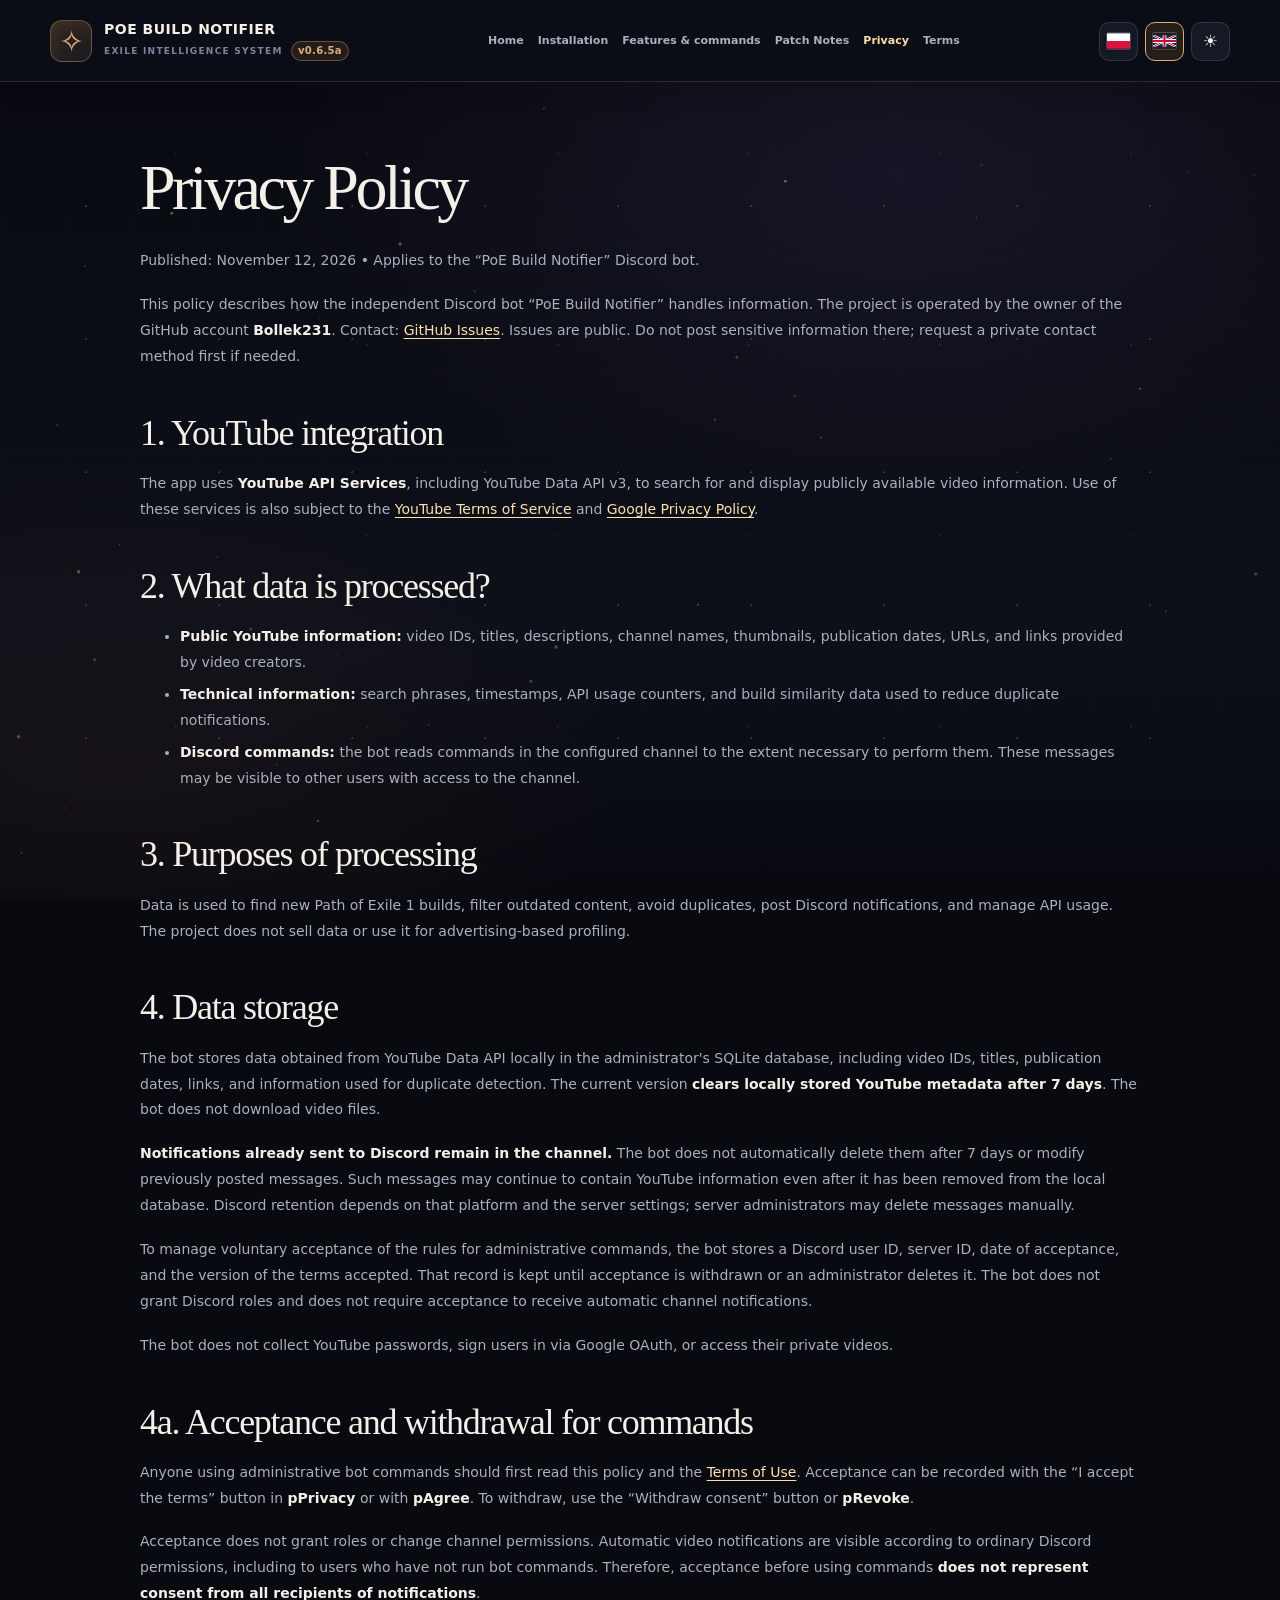
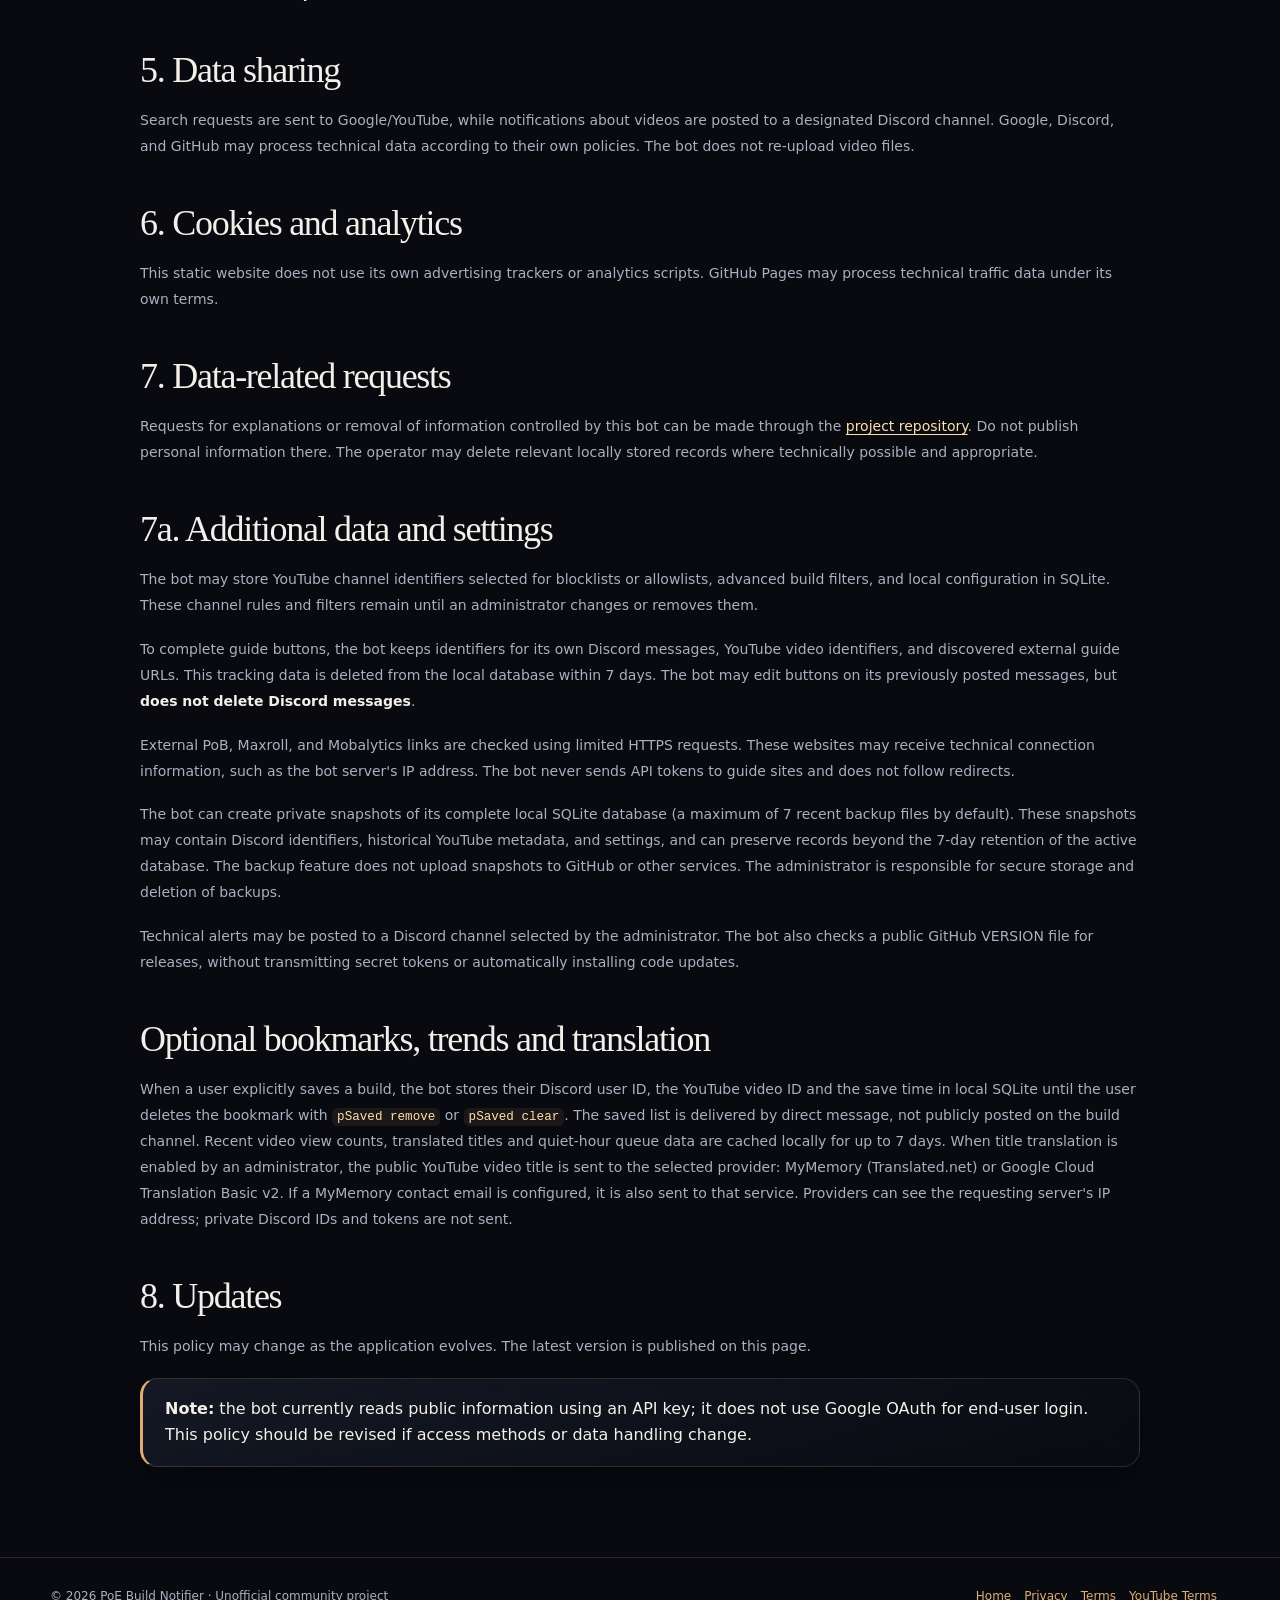
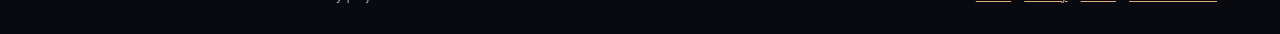
<file: privacy-en.html>
<!doctype html><html lang="en"><head><meta charset="utf-8"><meta name="viewport" content="width=device-width,initial-scale=1"><meta name="description" content="Privacy Policy for PoE Build Notifier, a Discord bot using YouTube Data API v3."><title>PoE Build Notifier v0.6.2b — Privacy Policy</title><link rel="stylesheet" href="style.css"><link rel="stylesheet" href="fancy.css"><link rel="stylesheet" href="unified.css"><link rel="alternate" hreflang="pl" href="https://bollek231.github.io/poe-build-notifier-site/privacy.html"><link rel="alternate" hreflang="en" href="https://bollek231.github.io/poe-build-notifier-site/privacy-en.html"></head><body class="docs-redesign dark"><div class="site-atmosphere" aria-hidden="true"><canvas id="ember-field"></canvas></div><div class="site-spotlight" aria-hidden="true"></div><header class="unified-header"><div class="wrap header-inner">
 <a class="logo" href="https://bollek231.github.io/poe-build-notifier-site/index-en.html" aria-label="PoE Build Notifier — homepage"><span class="logo-symbol" aria-hidden="true">✧</span><span class="logo-text"><strong>POE BUILD NOTIFIER</strong><small>EXILE INTELLIGENCE SYSTEM <b class="site-version">v0.6.2b</b></small></span></a>
 <nav id="site-nav" aria-label="Main navigation"><a href="https://bollek231.github.io/poe-build-notifier-site/index-en.html">Home</a>
<a href="https://bollek231.github.io/poe-build-notifier-site/instalacja-en.html">Installation</a>
<a href="https://bollek231.github.io/poe-build-notifier-site/komendy-en.html">Features & commands</a>
<a href="https://bollek231.github.io/poe-build-notifier-site/changelog-en.html">Patch Notes</a>
<a href="https://bollek231.github.io/poe-build-notifier-site/privacy-en.html" class="active" aria-current="page">Privacy</a>
<a href="https://bollek231.github.io/poe-build-notifier-site/terms-en.html">Terms</a></nav>
 <div class="controls">
 <button type="button" class="ctrl menu-button" id="mobile-menu-toggle" aria-label="Open navigation menu" aria-controls="site-nav" aria-expanded="false" title="Menu">☰</button>
 <a class="ctrl" id="lang-pl" href="https://bollek231.github.io/poe-build-notifier-site/privacy.html" hreflang="pl" lang="pl" title="Polski" aria-label="Przełącz na polski"><img class="lang-flag-image" src="assets/flag-pl.svg" width="25" height="18" alt="" aria-hidden="true"></a>
 <a class="ctrl selected" id="lang-en" href="https://bollek231.github.io/poe-build-notifier-site/privacy-en.html" hreflang="en" lang="en" title="English" aria-label="English — current language"><img class="lang-flag-image" src="assets/flag-gb.svg" width="25" height="18" alt="" aria-hidden="true"></a>
 <button type="button" class="ctrl theme-button" id="theme-toggle" title="Change color theme" aria-label="Toggle light/dark theme">☀️</button>
 </div></div></header><main class="wrap content"><h1>Privacy Policy</h1><p class="meta">Published: November 12, 2026 • Applies to the “PoE Build Notifier” Discord bot.</p>
<p>This policy describes how the independent Discord bot “PoE Build Notifier” handles information. The project is operated by the owner of the GitHub account <strong>Bollek231</strong>. Contact: <a href="https://github.com/Bollek231/poe-build-notifier-site/issues">GitHub Issues</a>. Issues are public. Do not post sensitive information there; request a private contact method first if needed.</p>
<h2>1. YouTube integration</h2><p>The app uses <strong>YouTube API Services</strong>, including YouTube Data API v3, to search for and display publicly available video information. Use of these services is also subject to the <a href="https://www.youtube.com/t/terms">YouTube Terms of Service</a> and <a href="https://policies.google.com/privacy">Google Privacy Policy</a>.</p>
<h2>2. What data is processed?</h2><ul>
<li><strong>Public YouTube information:</strong> video IDs, titles, descriptions, channel names, thumbnails, publication dates, URLs, and links provided by video creators.</li>
<li><strong>Technical information:</strong> search phrases, timestamps, API usage counters, and build similarity data used to reduce duplicate notifications.</li>
<li><strong>Discord commands:</strong> the bot reads commands in the configured channel to the extent necessary to perform them. These messages may be visible to other users with access to the channel.</li>
</ul>
<h2>3. Purposes of processing</h2><p>Data is used to find new Path of Exile 1 builds, filter outdated content, avoid duplicates, post Discord notifications, and manage API usage. The project does not sell data or use it for advertising-based profiling.</p>
<h2>4. Data storage</h2>
<p>The bot stores data obtained from YouTube Data API locally in the administrator's SQLite database, including video IDs, titles, publication dates, links, and information used for duplicate detection. The current version <strong>clears locally stored YouTube metadata after 7 days</strong>. The bot does not download video files.</p>
<p><strong>Notifications already sent to Discord remain in the channel.</strong> The bot does not automatically delete them after 7 days or modify previously posted messages. Such messages may continue to contain YouTube information even after it has been removed from the local database. Discord retention depends on that platform and the server settings; server administrators may delete messages manually.</p>
<p>To manage voluntary acceptance of the rules for administrative commands, the bot stores a Discord user ID, server ID, date of acceptance, and the version of the terms accepted. That record is kept until acceptance is withdrawn or an administrator deletes it. The bot does not grant Discord roles and does not require acceptance to receive automatic channel notifications.</p>
<p>The bot does not collect YouTube passwords, sign users in via Google OAuth, or access their private videos.</p>
<h2>4a. Acceptance and withdrawal for commands</h2>
<p>Anyone using administrative bot commands should first read this policy and the <a href="https://bollek231.github.io/poe-build-notifier-site/terms-en.html">Terms of Use</a>. Acceptance can be recorded with the “I accept the terms” button in <strong>pPrivacy</strong> or with <strong>pAgree</strong>. To withdraw, use the “Withdraw consent” button or <strong>pRevoke</strong>.</p>
<p>Acceptance does not grant roles or change channel permissions. Automatic video notifications are visible according to ordinary Discord permissions, including to users who have not run bot commands. Therefore, acceptance before using commands <strong>does not represent consent from all recipients of notifications</strong>.</p>
<h2>5. Data sharing</h2><p>Search requests are sent to Google/YouTube, while notifications about videos are posted to a designated Discord channel. Google, Discord, and GitHub may process technical data according to their own policies. The bot does not re-upload video files.</p>
<h2>6. Cookies and analytics</h2><p>This static website does not use its own advertising trackers or analytics scripts. GitHub Pages may process technical traffic data under its own terms.</p>
<h2>7. Data-related requests</h2><p>Requests for explanations or removal of information controlled by this bot can be made through the <a href="https://github.com/Bollek231/poe-build-notifier-site/issues">project repository</a>. Do not publish personal information there. The operator may delete relevant locally stored records where technically possible and appropriate.</p>
<h2>7a. Additional data and settings</h2>
<p>The bot may store YouTube channel identifiers selected for blocklists or allowlists, advanced build filters, and local configuration in SQLite. These channel rules and filters remain until an administrator changes or removes them.</p>
<p>To complete guide buttons, the bot keeps identifiers for its own Discord messages, YouTube video identifiers, and discovered external guide URLs. This tracking data is deleted from the local database within 7 days. The bot may edit buttons on its previously posted messages, but <strong>does not delete Discord messages</strong>.</p>
<p>External PoB, Maxroll, and Mobalytics links are checked using limited HTTPS requests. These websites may receive technical connection information, such as the bot server's IP address. The bot never sends API tokens to guide sites and does not follow redirects.</p>
<p>The bot can create private snapshots of its complete local SQLite database (a maximum of 7 recent backup files by default). These snapshots may contain Discord identifiers, historical YouTube metadata, and settings, and can preserve records beyond the 7-day retention of the active database. The backup feature does not upload snapshots to GitHub or other services. The administrator is responsible for secure storage and deletion of backups.</p>
<p>Technical alerts may be posted to a Discord channel selected by the administrator. The bot also checks a public GitHub VERSION file for releases, without transmitting secret tokens or automatically installing code updates.</p>
<h2>Optional bookmarks, trends and translation</h2><p>When a user explicitly saves a build, the bot stores their Discord user ID, the YouTube video ID and the save time in local SQLite until the user deletes the bookmark with <code>pSaved remove</code> or <code>pSaved clear</code>. The saved list is delivered by direct message, not publicly posted on the build channel. Recent video view counts, translated titles and quiet-hour queue data are cached locally for up to 7 days. When title translation is enabled by an administrator, the public YouTube video title is sent to the selected provider: MyMemory (Translated.net) or Google Cloud Translation Basic v2. If a MyMemory contact email is configured, it is also sent to that service. Providers can see the requesting server's IP address; private Discord IDs and tokens are not sent.</p><h2>8. Updates</h2><p>This policy may change as the application evolves. The latest version is published on this page.</p>
<div class="note"><strong>Note:</strong> the bot currently reads public information using an API key; it does not use Google OAuth for end-user login. This policy should be revised if access methods or data handling change.</div></main><footer><div class="wrap foot"><span>© 2026 PoE Build Notifier · Unofficial community project</span><div><a href="https://bollek231.github.io/poe-build-notifier-site/index-en.html">Home</a><a href="https://bollek231.github.io/poe-build-notifier-site/privacy-en.html">Privacy</a><a href="https://bollek231.github.io/poe-build-notifier-site/terms-en.html">Terms</a><a href="https://www.youtube.com/t/terms">YouTube Terms</a></div></div></footer><script defer src="effects.js"></script><script defer src="version-badge.js"></script></body></html>
</file>
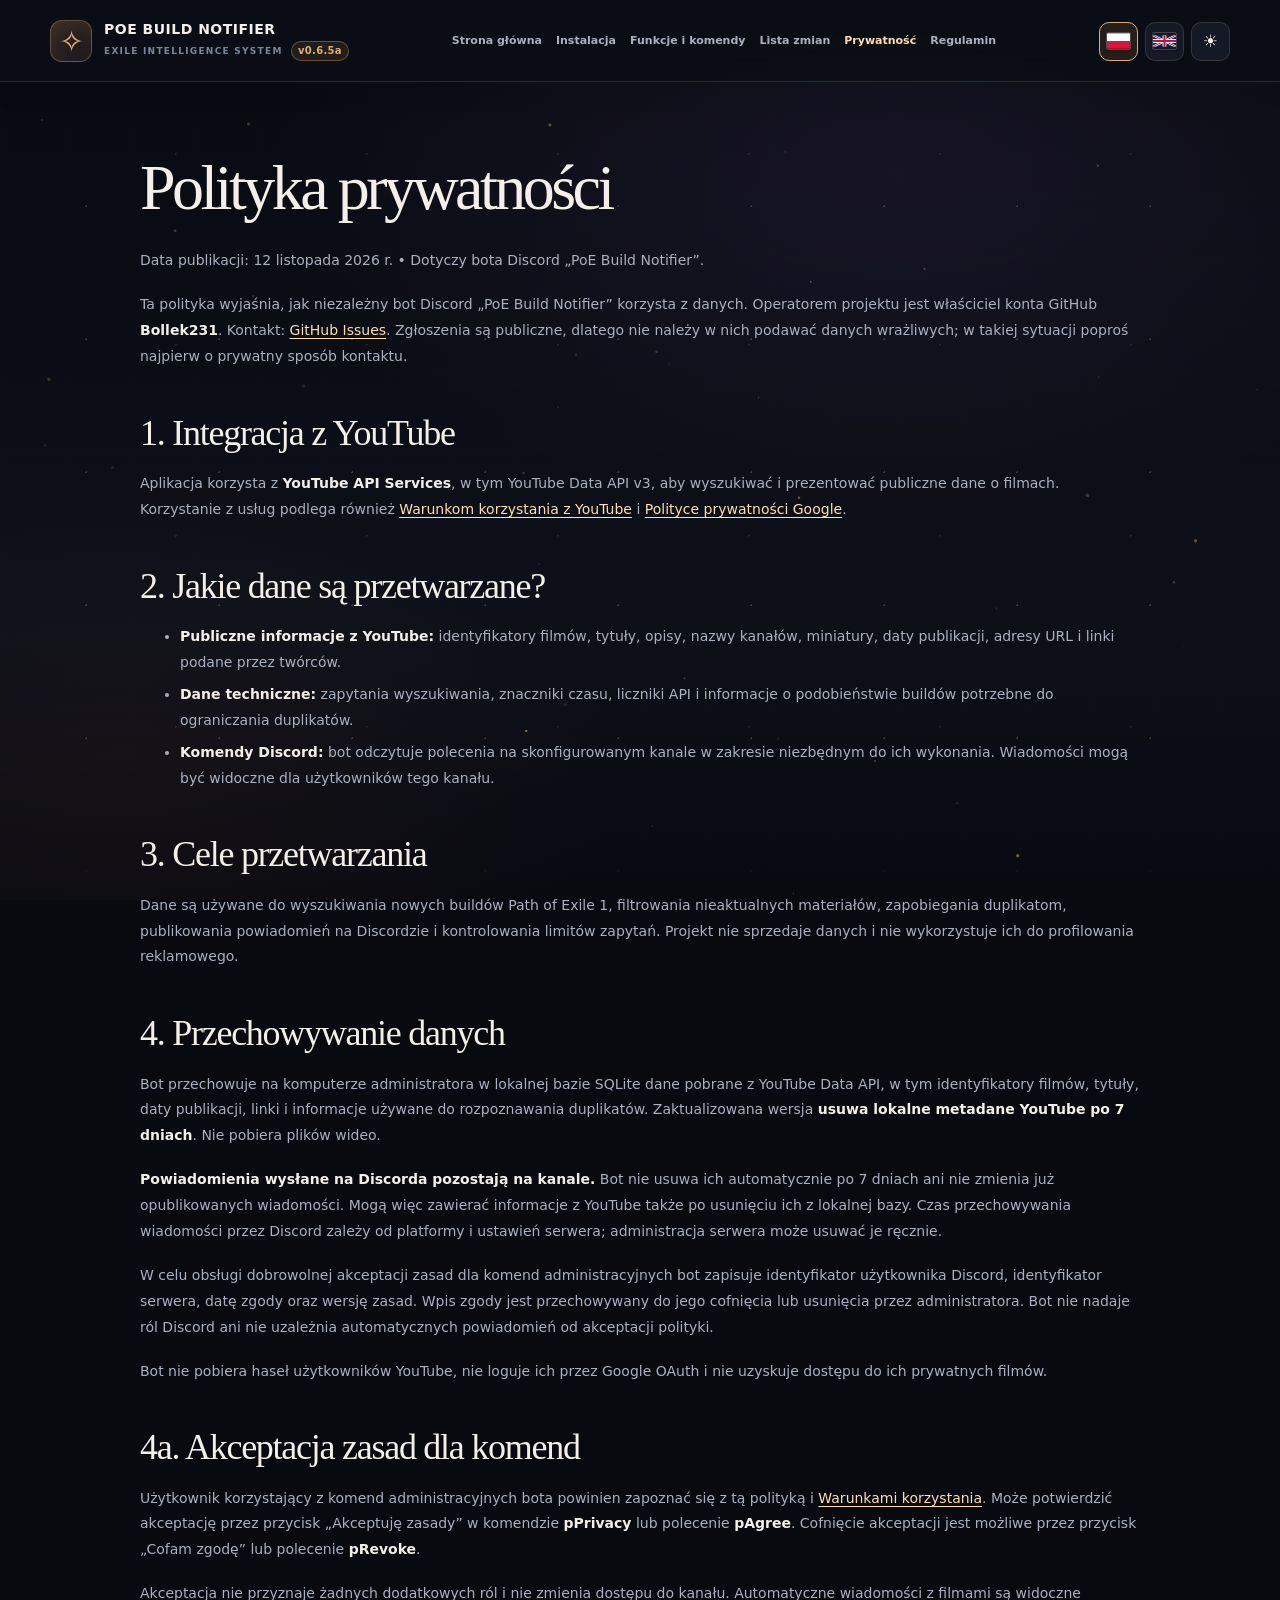
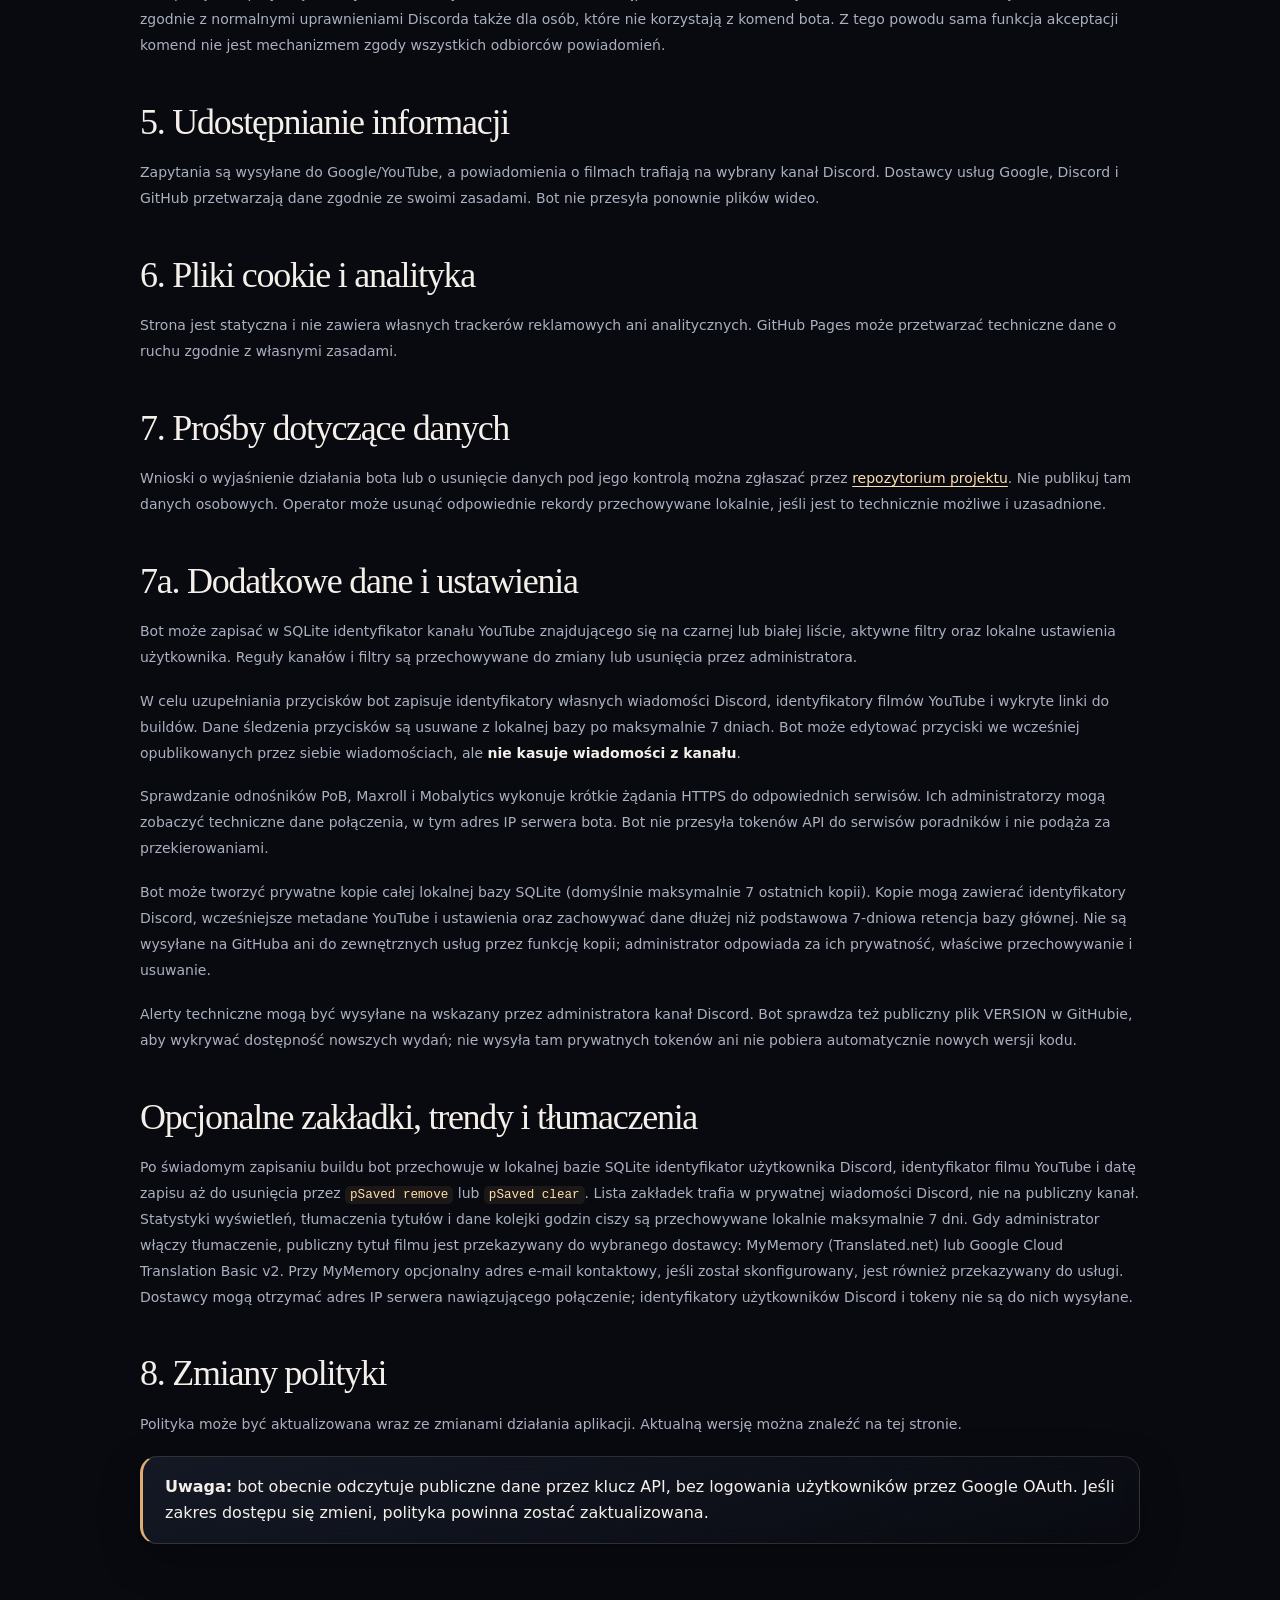
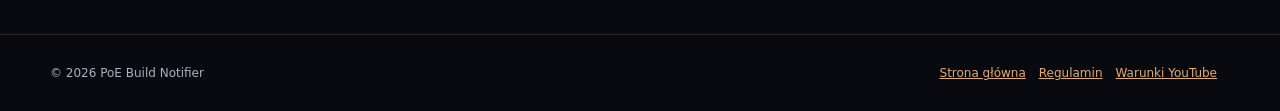
<file: privacy.html>
<!doctype html><html lang="pl"><head><meta charset="utf-8"><meta name="viewport" content="width=device-width,initial-scale=1"><meta name="description" content="Polityka prywatności PoE Build Notifier, bota Discord korzystającego z YouTube Data API v3."><title>PoE Build Notifier v0.6.2b — Polityka prywatności</title><link rel="stylesheet" href="style.css"><link rel="stylesheet" href="fancy.css"><link rel="stylesheet" href="unified.css"><link rel="alternate" hreflang="pl" href="https://bollek231.github.io/poe-build-notifier-site/privacy.html"><link rel="alternate" hreflang="en" href="https://bollek231.github.io/poe-build-notifier-site/privacy-en.html"></head><body class="docs-redesign dark"><div class="site-atmosphere" aria-hidden="true"><canvas id="ember-field"></canvas></div><div class="site-spotlight" aria-hidden="true"></div>
<header class="unified-header"><div class="wrap header-inner">
 <a class="logo" href="https://bollek231.github.io/poe-build-notifier-site/index.html" aria-label="PoE Build Notifier — strona główna"><span class="logo-symbol" aria-hidden="true">✧</span><span class="logo-text"><strong>POE BUILD NOTIFIER</strong><small>EXILE INTELLIGENCE SYSTEM <b class="site-version">v0.6.2b</b></small></span></a>
 <nav id="site-nav" aria-label="Nawigacja główna"><a href="https://bollek231.github.io/poe-build-notifier-site/index.html">Strona główna</a>
<a href="https://bollek231.github.io/poe-build-notifier-site/instalacja.html">Instalacja</a>
<a href="https://bollek231.github.io/poe-build-notifier-site/komendy.html">Funkcje i komendy</a>
<a href="https://bollek231.github.io/poe-build-notifier-site/changelog.html">Lista zmian</a>
<a href="https://bollek231.github.io/poe-build-notifier-site/privacy.html" class="active" aria-current="page">Prywatność</a>
<a href="https://bollek231.github.io/poe-build-notifier-site/terms.html">Regulamin</a></nav>
 <div class="controls">
 <button type="button" class="ctrl menu-button" id="mobile-menu-toggle" aria-label="Otwórz menu nawigacji" aria-controls="site-nav" aria-expanded="false" title="Menu">☰</button>
 <a class="ctrl selected" id="lang-pl" href="https://bollek231.github.io/poe-build-notifier-site/privacy.html" hreflang="pl" lang="pl" title="Polski" aria-label="Polski — obecny język"><img class="lang-flag-image" src="assets/flag-pl.svg" width="25" height="18" alt="" aria-hidden="true"></a>
 <a class="ctrl" id="lang-en" href="https://bollek231.github.io/poe-build-notifier-site/privacy-en.html" hreflang="en" lang="en" title="English" aria-label="Switch to English"><img class="lang-flag-image" src="assets/flag-gb.svg" width="25" height="18" alt="" aria-hidden="true"></a>
 <button type="button" class="ctrl theme-button" id="theme-toggle" title="Zmień motyw strony" aria-label="Przełącz jasny/ciemny motyw">☀️</button>
 </div></div></header>
<main class="wrap content"><h1>Polityka prywatności</h1><p class="meta">Data publikacji: 12 listopada 2026 r. • Dotyczy bota Discord „PoE Build Notifier”.</p>
<p>Ta polityka wyjaśnia, jak niezależny bot Discord „PoE Build Notifier” korzysta z danych. Operatorem projektu jest właściciel konta GitHub <strong>Bollek231</strong>. Kontakt: <a href="https://github.com/Bollek231/poe-build-notifier-site/issues">GitHub Issues</a>. Zgłoszenia są publiczne, dlatego nie należy w nich podawać danych wrażliwych; w takiej sytuacji poproś najpierw o prywatny sposób kontaktu.</p>
<h2>1. Integracja z YouTube</h2>
<p>Aplikacja korzysta z <strong>YouTube API Services</strong>, w tym YouTube Data API v3, aby wyszukiwać i prezentować publiczne dane o filmach. Korzystanie z usług podlega również <a href="https://www.youtube.com/t/terms">Warunkom korzystania z YouTube</a> i <a href="https://policies.google.com/privacy">Polityce prywatności Google</a>.</p>
<h2>2. Jakie dane są przetwarzane?</h2><ul>
<li><strong>Publiczne informacje z YouTube:</strong> identyfikatory filmów, tytuły, opisy, nazwy kanałów, miniatury, daty publikacji, adresy URL i linki podane przez twórców.</li>
<li><strong>Dane techniczne:</strong> zapytania wyszukiwania, znaczniki czasu, liczniki API i informacje o podobieństwie buildów potrzebne do ograniczania duplikatów.</li>
<li><strong>Komendy Discord:</strong> bot odczytuje polecenia na skonfigurowanym kanale w zakresie niezbędnym do ich wykonania. Wiadomości mogą być widoczne dla użytkowników tego kanału.</li></ul>
<h2>3. Cele przetwarzania</h2><p>Dane są używane do wyszukiwania nowych buildów Path of Exile 1, filtrowania nieaktualnych materiałów, zapobiegania duplikatom, publikowania powiadomień na Discordzie i kontrolowania limitów zapytań. Projekt nie sprzedaje danych i nie wykorzystuje ich do profilowania reklamowego.</p>
<h2>4. Przechowywanie danych</h2>
<p>Bot przechowuje na komputerze administratora w lokalnej bazie SQLite dane pobrane z YouTube Data API, w tym identyfikatory filmów, tytuły, daty publikacji, linki i informacje używane do rozpoznawania duplikatów. Zaktualizowana wersja <strong>usuwa lokalne metadane YouTube po 7 dniach</strong>. Nie pobiera plików wideo.</p>
<p><strong>Powiadomienia wysłane na Discorda pozostają na kanale.</strong> Bot nie usuwa ich automatycznie po 7 dniach ani nie zmienia już opublikowanych wiadomości. Mogą więc zawierać informacje z YouTube także po usunięciu ich z lokalnej bazy. Czas przechowywania wiadomości przez Discord zależy od platformy i ustawień serwera; administracja serwera może usuwać je ręcznie.</p>
<p>W celu obsługi dobrowolnej akceptacji zasad dla komend administracyjnych bot zapisuje identyfikator użytkownika Discord, identyfikator serwera, datę zgody oraz wersję zasad. Wpis zgody jest przechowywany do jego cofnięcia lub usunięcia przez administratora. Bot nie nadaje ról Discord ani nie uzależnia automatycznych powiadomień od akceptacji polityki.</p>
<p>Bot nie pobiera haseł użytkowników YouTube, nie loguje ich przez Google OAuth i nie uzyskuje dostępu do ich prywatnych filmów.</p>
<h2>4a. Akceptacja zasad dla komend</h2>
<p>Użytkownik korzystający z komend administracyjnych bota powinien zapoznać się z tą polityką i <a href="https://bollek231.github.io/poe-build-notifier-site/terms.html">Warunkami korzystania</a>. Może potwierdzić akceptację przez przycisk „Akceptuję zasady” w komendzie <strong>pPrivacy</strong> lub polecenie <strong>pAgree</strong>. Cofnięcie akceptacji jest możliwe przez przycisk „Cofam zgodę” lub polecenie <strong>pRevoke</strong>.</p>
<p>Akceptacja nie przyznaje żadnych dodatkowych ról i nie zmienia dostępu do kanału. Automatyczne wiadomości z filmami są widoczne zgodnie z normalnymi uprawnieniami Discorda także dla osób, które nie korzystają z komend bota. Z tego powodu sama funkcja akceptacji komend nie jest mechanizmem zgody wszystkich odbiorców powiadomień.</p>
<h2>5. Udostępnianie informacji</h2><p>Zapytania są wysyłane do Google/YouTube, a powiadomienia o filmach trafiają na wybrany kanał Discord. Dostawcy usług Google, Discord i GitHub przetwarzają dane zgodnie ze swoimi zasadami. Bot nie przesyła ponownie plików wideo.</p>
<h2>6. Pliki cookie i analityka</h2><p>Strona jest statyczna i nie zawiera własnych trackerów reklamowych ani analitycznych. GitHub Pages może przetwarzać techniczne dane o ruchu zgodnie z własnymi zasadami.</p>
<h2>7. Prośby dotyczące danych</h2><p>Wnioski o wyjaśnienie działania bota lub o usunięcie danych pod jego kontrolą można zgłaszać przez <a href="https://github.com/Bollek231/poe-build-notifier-site/issues">repozytorium projektu</a>. Nie publikuj tam danych osobowych. Operator może usunąć odpowiednie rekordy przechowywane lokalnie, jeśli jest to technicznie możliwe i uzasadnione.</p>
<h2>7a. Dodatkowe dane i ustawienia</h2>
<p>Bot może zapisać w SQLite identyfikator kanału YouTube znajdującego się na czarnej lub białej liście, aktywne filtry oraz lokalne ustawienia użytkownika. Reguły kanałów i filtry są przechowywane do zmiany lub usunięcia przez administratora.</p>
<p>W celu uzupełniania przycisków bot zapisuje identyfikatory własnych wiadomości Discord, identyfikatory filmów YouTube i wykryte linki do buildów. Dane śledzenia przycisków są usuwane z lokalnej bazy po maksymalnie 7 dniach. Bot może edytować przyciski we wcześniej opublikowanych przez siebie wiadomościach, ale <strong>nie kasuje wiadomości z kanału</strong>.</p>
<p>Sprawdzanie odnośników PoB, Maxroll i Mobalytics wykonuje krótkie żądania HTTPS do odpowiednich serwisów. Ich administratorzy mogą zobaczyć techniczne dane połączenia, w tym adres IP serwera bota. Bot nie przesyła tokenów API do serwisów poradników i nie podąża za przekierowaniami.</p>
<p>Bot może tworzyć prywatne kopie całej lokalnej bazy SQLite (domyślnie maksymalnie 7 ostatnich kopii). Kopie mogą zawierać identyfikatory Discord, wcześniejsze metadane YouTube i ustawienia oraz zachowywać dane dłużej niż podstawowa 7-dniowa retencja bazy głównej. Nie są wysyłane na GitHuba ani do zewnętrznych usług przez funkcję kopii; administrator odpowiada za ich prywatność, właściwe przechowywanie i usuwanie.</p>
<p>Alerty techniczne mogą być wysyłane na wskazany przez administratora kanał Discord. Bot sprawdza też publiczny plik VERSION w GitHubie, aby wykrywać dostępność nowszych wydań; nie wysyła tam prywatnych tokenów ani nie pobiera automatycznie nowych wersji kodu.</p>
<h2>Opcjonalne zakładki, trendy i tłumaczenia</h2><p>Po świadomym zapisaniu buildu bot przechowuje w lokalnej bazie SQLite identyfikator użytkownika Discord, identyfikator filmu YouTube i datę zapisu aż do usunięcia przez <code>pSaved remove</code> lub <code>pSaved clear</code>. Lista zakładek trafia w prywatnej wiadomości Discord, nie na publiczny kanał. Statystyki wyświetleń, tłumaczenia tytułów i dane kolejki godzin ciszy są przechowywane lokalnie maksymalnie 7 dni. Gdy administrator włączy tłumaczenie, publiczny tytuł filmu jest przekazywany do wybranego dostawcy: MyMemory (Translated.net) lub Google Cloud Translation Basic v2. Przy MyMemory opcjonalny adres e-mail kontaktowy, jeśli został skonfigurowany, jest również przekazywany do usługi. Dostawcy mogą otrzymać adres IP serwera nawiązującego połączenie; identyfikatory użytkowników Discord i tokeny nie są do nich wysyłane.</p><h2>8. Zmiany polityki</h2><p>Polityka może być aktualizowana wraz ze zmianami działania aplikacji. Aktualną wersję można znaleźć na tej stronie.</p>
<div class="note"><strong>Uwaga:</strong> bot obecnie odczytuje publiczne dane przez klucz API, bez logowania użytkowników przez Google OAuth. Jeśli zakres dostępu się zmieni, polityka powinna zostać zaktualizowana.</div></main>
<footer><div class="wrap foot"><span>© 2026 PoE Build Notifier</span><div><a href="https://bollek231.github.io/poe-build-notifier-site/index.html">Strona główna</a><a href="https://bollek231.github.io/poe-build-notifier-site/terms.html">Regulamin</a><a href="https://www.youtube.com/t/terms">Warunki YouTube</a></div></div></footer><script defer src="effects.js"></script><script defer src="version-badge.js"></script></body></html>
</file>
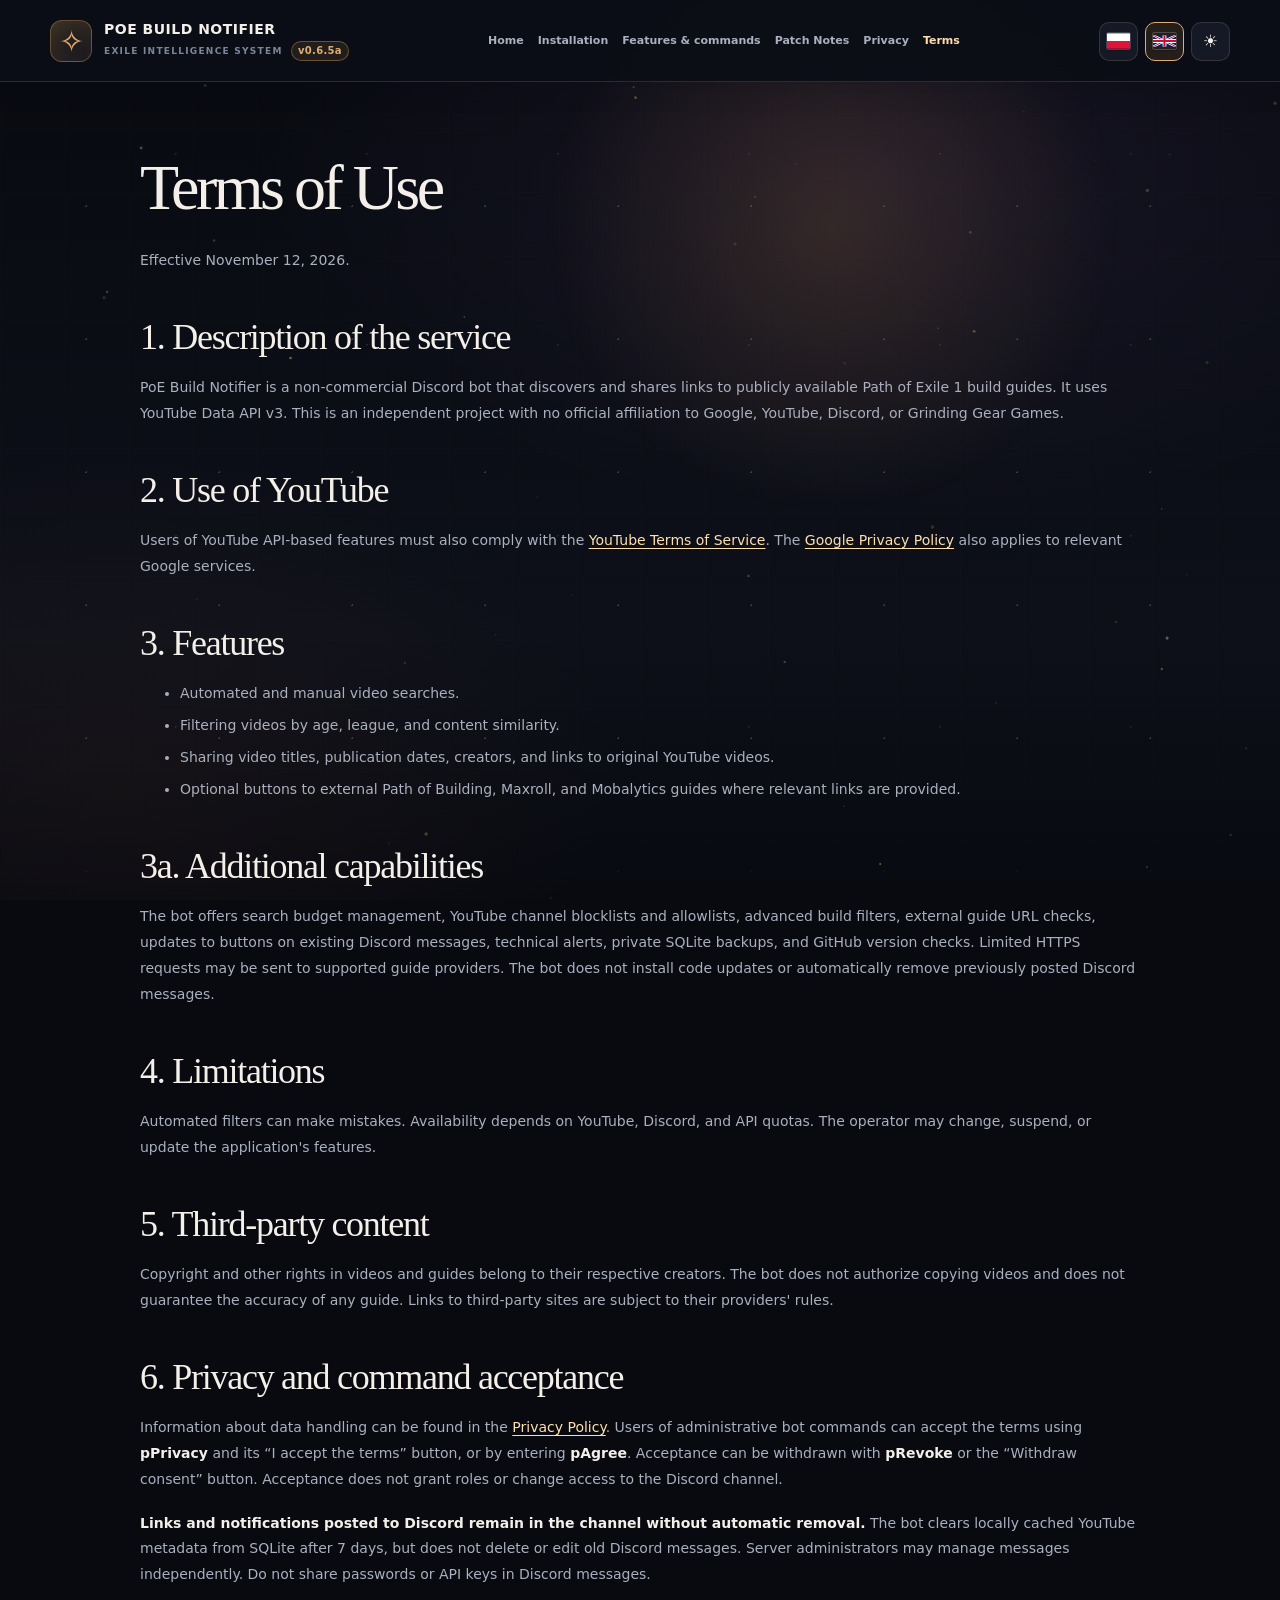
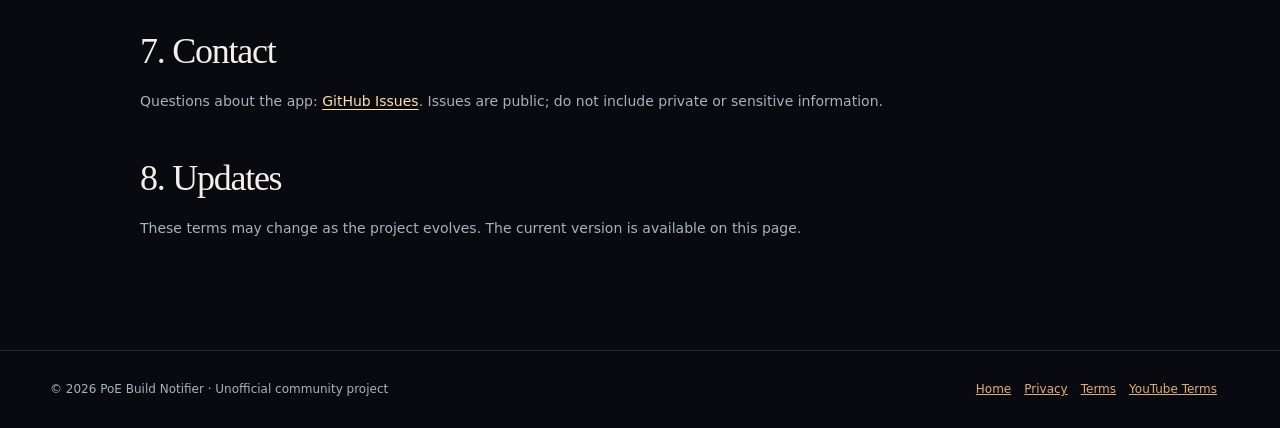
<file: terms-en.html>
<!doctype html><html lang="en"><head><meta charset="utf-8"><meta name="viewport" content="width=device-width,initial-scale=1"><meta name="description" content="Terms of Use for the PoE Build Notifier Discord bot."><title>PoE Build Notifier v0.6.2b — Terms of Use</title><link rel="stylesheet" href="style.css"><link rel="stylesheet" href="fancy.css"><link rel="stylesheet" href="unified.css"><link rel="alternate" hreflang="pl" href="https://bollek231.github.io/poe-build-notifier-site/terms.html"><link rel="alternate" hreflang="en" href="https://bollek231.github.io/poe-build-notifier-site/terms-en.html"></head><body class="docs-redesign dark"><div class="site-atmosphere" aria-hidden="true"><canvas id="ember-field"></canvas></div><div class="site-spotlight" aria-hidden="true"></div><header class="unified-header"><div class="wrap header-inner">
 <a class="logo" href="https://bollek231.github.io/poe-build-notifier-site/index-en.html" aria-label="PoE Build Notifier — homepage"><span class="logo-symbol" aria-hidden="true">✧</span><span class="logo-text"><strong>POE BUILD NOTIFIER</strong><small>EXILE INTELLIGENCE SYSTEM <b class="site-version">v0.6.2b</b></small></span></a>
 <nav id="site-nav" aria-label="Main navigation"><a href="https://bollek231.github.io/poe-build-notifier-site/index-en.html">Home</a>
<a href="https://bollek231.github.io/poe-build-notifier-site/instalacja-en.html">Installation</a>
<a href="https://bollek231.github.io/poe-build-notifier-site/komendy-en.html">Features & commands</a>
<a href="https://bollek231.github.io/poe-build-notifier-site/changelog-en.html">Patch Notes</a>
<a href="https://bollek231.github.io/poe-build-notifier-site/privacy-en.html">Privacy</a>
<a href="https://bollek231.github.io/poe-build-notifier-site/terms-en.html" class="active" aria-current="page">Terms</a></nav>
 <div class="controls">
 <button type="button" class="ctrl menu-button" id="mobile-menu-toggle" aria-label="Open navigation menu" aria-controls="site-nav" aria-expanded="false" title="Menu">☰</button>
 <a class="ctrl" id="lang-pl" href="https://bollek231.github.io/poe-build-notifier-site/terms.html" hreflang="pl" lang="pl" title="Polski" aria-label="Przełącz na polski"><img class="lang-flag-image" src="assets/flag-pl.svg" width="25" height="18" alt="" aria-hidden="true"></a>
 <a class="ctrl selected" id="lang-en" href="https://bollek231.github.io/poe-build-notifier-site/terms-en.html" hreflang="en" lang="en" title="English" aria-label="English — current language"><img class="lang-flag-image" src="assets/flag-gb.svg" width="25" height="18" alt="" aria-hidden="true"></a>
 <button type="button" class="ctrl theme-button" id="theme-toggle" title="Change color theme" aria-label="Toggle light/dark theme">☀️</button>
 </div></div></header><main class="wrap content"><h1>Terms of Use</h1><p class="meta">Effective November 12, 2026.</p>
<h2>1. Description of the service</h2><p>PoE Build Notifier is a non-commercial Discord bot that discovers and shares links to publicly available Path of Exile 1 build guides. It uses YouTube Data API v3. This is an independent project with no official affiliation to Google, YouTube, Discord, or Grinding Gear Games.</p>
<h2>2. Use of YouTube</h2><p>Users of YouTube API-based features must also comply with the <a href="https://www.youtube.com/t/terms">YouTube Terms of Service</a>. The <a href="https://policies.google.com/privacy">Google Privacy Policy</a> also applies to relevant Google services.</p>
<h2>3. Features</h2><ul>
<li>Automated and manual video searches.</li><li>Filtering videos by age, league, and content similarity.</li>
<li>Sharing video titles, publication dates, creators, and links to original YouTube videos.</li>
<li>Optional buttons to external Path of Building, Maxroll, and Mobalytics guides where relevant links are provided.</li></ul>
<h2>3a. Additional capabilities</h2><p>The bot offers search budget management, YouTube channel blocklists and allowlists, advanced build filters, external guide URL checks, updates to buttons on existing Discord messages, technical alerts, private SQLite backups, and GitHub version checks. Limited HTTPS requests may be sent to supported guide providers. The bot does not install code updates or automatically remove previously posted Discord messages.</p><h2>4. Limitations</h2><p>Automated filters can make mistakes. Availability depends on YouTube, Discord, and API quotas. The operator may change, suspend, or update the application's features.</p>
<h2>5. Third-party content</h2><p>Copyright and other rights in videos and guides belong to their respective creators. The bot does not authorize copying videos and does not guarantee the accuracy of any guide. Links to third-party sites are subject to their providers' rules.</p>
<h2>6. Privacy and command acceptance</h2>
<p>Information about data handling can be found in the <a href="https://bollek231.github.io/poe-build-notifier-site/privacy-en.html">Privacy Policy</a>. Users of administrative bot commands can accept the terms using <strong>pPrivacy</strong> and its “I accept the terms” button, or by entering <strong>pAgree</strong>. Acceptance can be withdrawn with <strong>pRevoke</strong> or the “Withdraw consent” button. Acceptance does not grant roles or change access to the Discord channel.</p>
<p><strong>Links and notifications posted to Discord remain in the channel without automatic removal.</strong> The bot clears locally cached YouTube metadata from SQLite after 7 days, but does not delete or edit old Discord messages. Server administrators may manage messages independently. Do not share passwords or API keys in Discord messages.</p>
<h2>7. Contact</h2><p>Questions about the app: <a href="https://github.com/Bollek231/poe-build-notifier-site/issues">GitHub Issues</a>. Issues are public; do not include private or sensitive information.</p>
<h2>8. Updates</h2><p>These terms may change as the project evolves. The current version is available on this page.</p></main><footer><div class="wrap foot"><span>© 2026 PoE Build Notifier · Unofficial community project</span><div><a href="https://bollek231.github.io/poe-build-notifier-site/index-en.html">Home</a><a href="https://bollek231.github.io/poe-build-notifier-site/privacy-en.html">Privacy</a><a href="https://bollek231.github.io/poe-build-notifier-site/terms-en.html">Terms</a><a href="https://www.youtube.com/t/terms">YouTube Terms</a></div></div></footer><script defer src="effects.js"></script><script defer src="version-badge.js"></script></body></html>
</file>
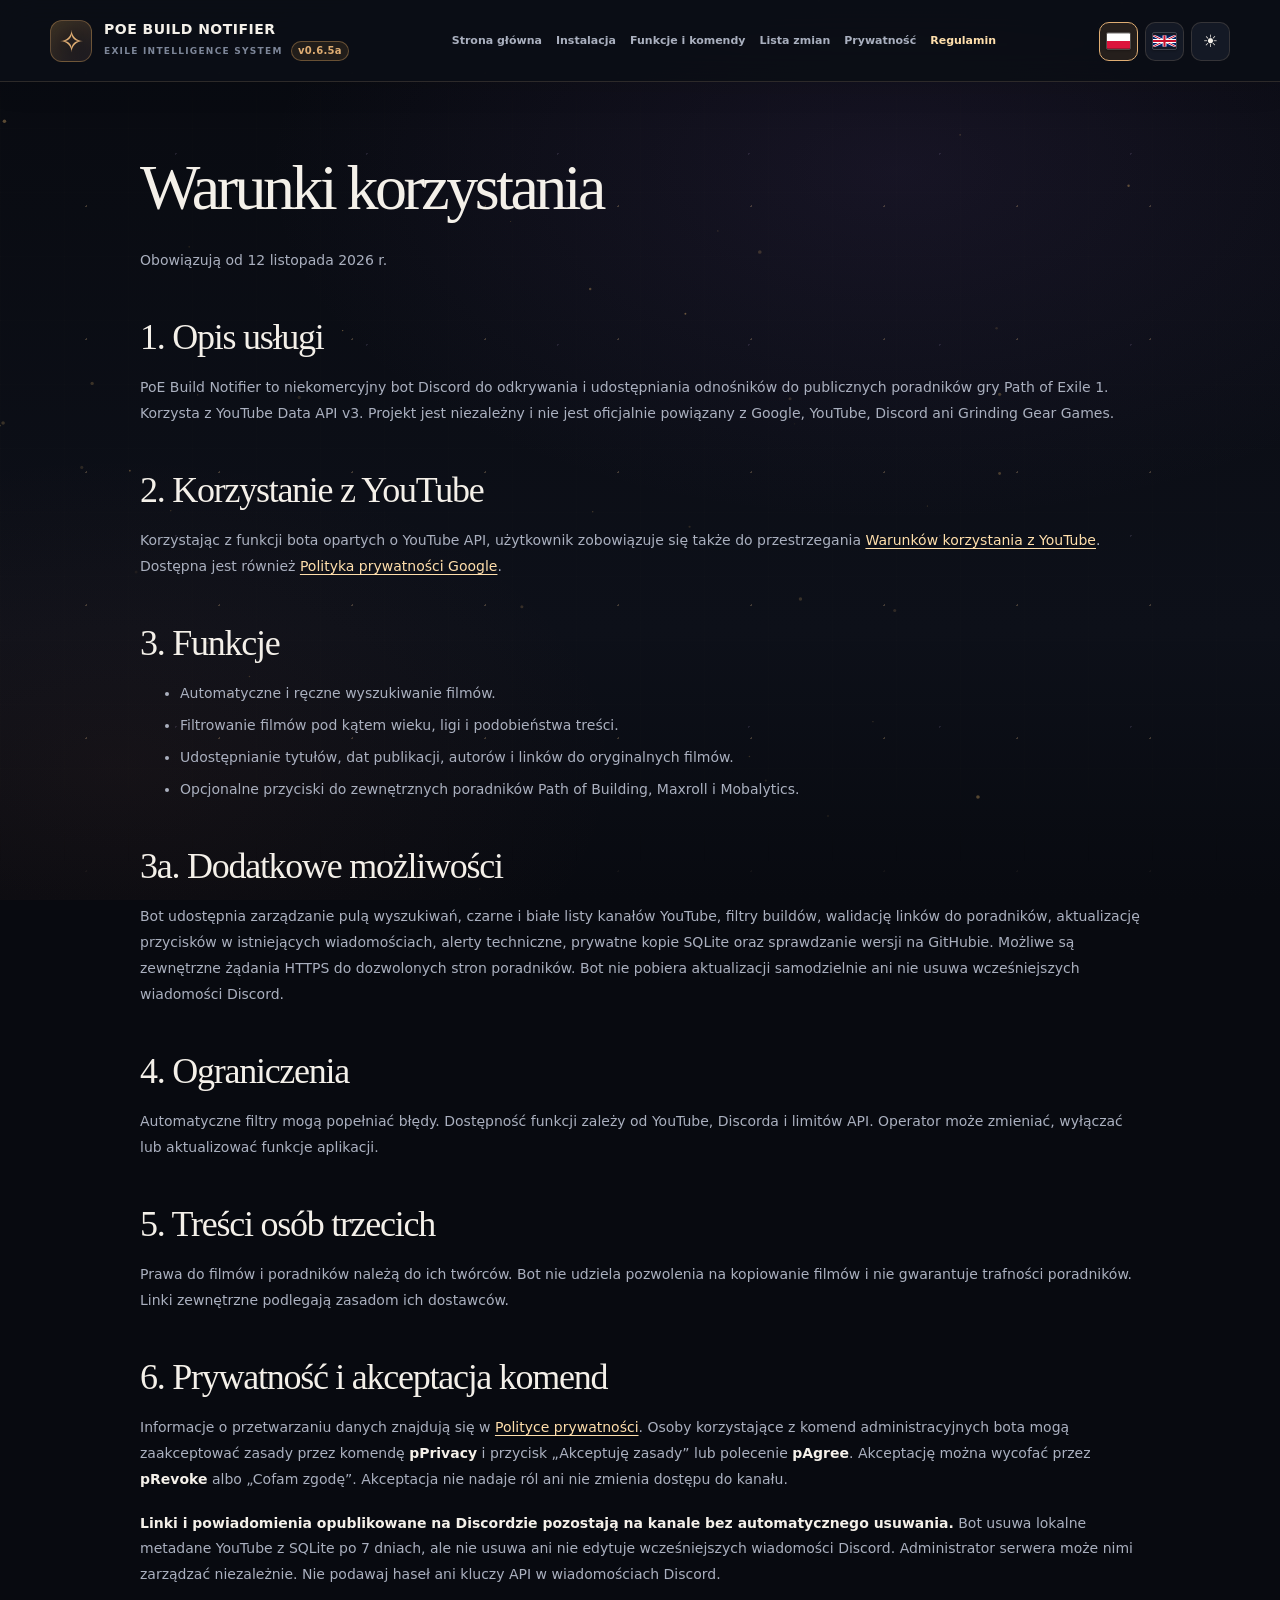
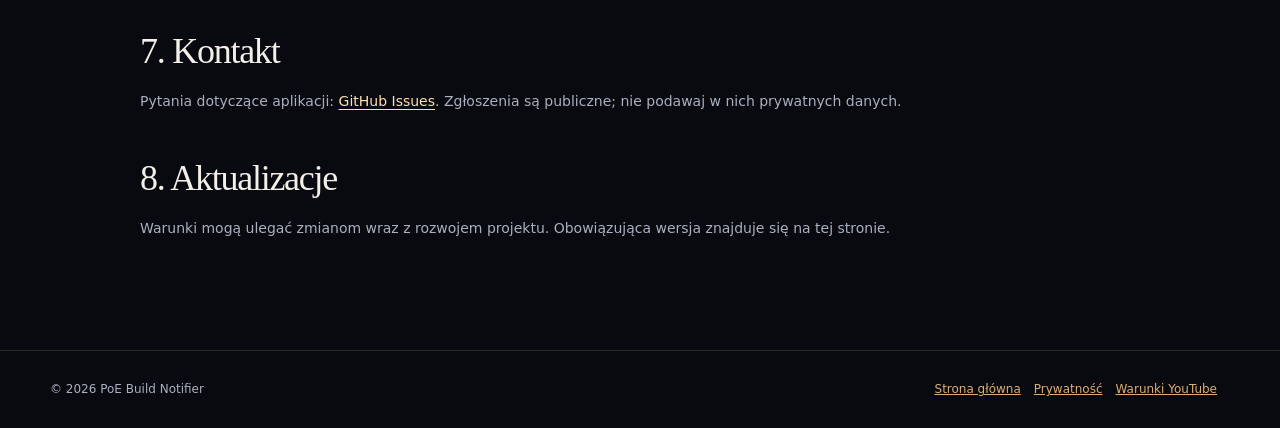
<file: terms.html>
<!doctype html><html lang="pl"><head><meta charset="utf-8"><meta name="viewport" content="width=device-width,initial-scale=1"><meta name="description" content="Warunki korzystania z PoE Build Notifier."><title>PoE Build Notifier v0.6.2b — Warunki korzystania</title><link rel="stylesheet" href="style.css"><link rel="stylesheet" href="fancy.css"><link rel="stylesheet" href="unified.css"><link rel="alternate" hreflang="pl" href="https://bollek231.github.io/poe-build-notifier-site/terms.html"><link rel="alternate" hreflang="en" href="https://bollek231.github.io/poe-build-notifier-site/terms-en.html"></head><body class="docs-redesign dark"><div class="site-atmosphere" aria-hidden="true"><canvas id="ember-field"></canvas></div><div class="site-spotlight" aria-hidden="true"></div>
<header class="unified-header"><div class="wrap header-inner">
 <a class="logo" href="https://bollek231.github.io/poe-build-notifier-site/index.html" aria-label="PoE Build Notifier — strona główna"><span class="logo-symbol" aria-hidden="true">✧</span><span class="logo-text"><strong>POE BUILD NOTIFIER</strong><small>EXILE INTELLIGENCE SYSTEM <b class="site-version">v0.6.2b</b></small></span></a>
 <nav id="site-nav" aria-label="Nawigacja główna"><a href="https://bollek231.github.io/poe-build-notifier-site/index.html">Strona główna</a>
<a href="https://bollek231.github.io/poe-build-notifier-site/instalacja.html">Instalacja</a>
<a href="https://bollek231.github.io/poe-build-notifier-site/komendy.html">Funkcje i komendy</a>
<a href="https://bollek231.github.io/poe-build-notifier-site/changelog.html">Lista zmian</a>
<a href="https://bollek231.github.io/poe-build-notifier-site/privacy.html">Prywatność</a>
<a href="https://bollek231.github.io/poe-build-notifier-site/terms.html" class="active" aria-current="page">Regulamin</a></nav>
 <div class="controls">
 <button type="button" class="ctrl menu-button" id="mobile-menu-toggle" aria-label="Otwórz menu nawigacji" aria-controls="site-nav" aria-expanded="false" title="Menu">☰</button>
 <a class="ctrl selected" id="lang-pl" href="https://bollek231.github.io/poe-build-notifier-site/terms.html" hreflang="pl" lang="pl" title="Polski" aria-label="Polski — obecny język"><img class="lang-flag-image" src="assets/flag-pl.svg" width="25" height="18" alt="" aria-hidden="true"></a>
 <a class="ctrl" id="lang-en" href="https://bollek231.github.io/poe-build-notifier-site/terms-en.html" hreflang="en" lang="en" title="English" aria-label="Switch to English"><img class="lang-flag-image" src="assets/flag-gb.svg" width="25" height="18" alt="" aria-hidden="true"></a>
 <button type="button" class="ctrl theme-button" id="theme-toggle" title="Zmień motyw strony" aria-label="Przełącz jasny/ciemny motyw">☀️</button>
 </div></div></header>
<main class="wrap content"><h1>Warunki korzystania</h1><p class="meta">Obowiązują od 12 listopada 2026 r.</p>
<h2>1. Opis usługi</h2><p>PoE Build Notifier to niekomercyjny bot Discord do odkrywania i udostępniania odnośników do publicznych poradników gry Path of Exile 1. Korzysta z YouTube Data API v3. Projekt jest niezależny i nie jest oficjalnie powiązany z Google, YouTube, Discord ani Grinding Gear Games.</p>
<h2>2. Korzystanie z YouTube</h2><p>Korzystając z funkcji bota opartych o YouTube API, użytkownik zobowiązuje się także do przestrzegania <a href="https://www.youtube.com/t/terms">Warunków korzystania z YouTube</a>. Dostępna jest również <a href="https://policies.google.com/privacy">Polityka prywatności Google</a>.</p>
<h2>3. Funkcje</h2><ul><li>Automatyczne i ręczne wyszukiwanie filmów.</li><li>Filtrowanie filmów pod kątem wieku, ligi i podobieństwa treści.</li><li>Udostępnianie tytułów, dat publikacji, autorów i linków do oryginalnych filmów.</li><li>Opcjonalne przyciski do zewnętrznych poradników Path of Building, Maxroll i Mobalytics.</li></ul>
<h2>3a. Dodatkowe możliwości</h2><p>Bot udostępnia zarządzanie pulą wyszukiwań, czarne i białe listy kanałów YouTube, filtry buildów, walidację linków do poradników, aktualizację przycisków w istniejących wiadomościach, alerty techniczne, prywatne kopie SQLite oraz sprawdzanie wersji na GitHubie. Możliwe są zewnętrzne żądania HTTPS do dozwolonych stron poradników. Bot nie pobiera aktualizacji samodzielnie ani nie usuwa wcześniejszych wiadomości Discord.</p><h2>4. Ograniczenia</h2><p>Automatyczne filtry mogą popełniać błędy. Dostępność funkcji zależy od YouTube, Discorda i limitów API. Operator może zmieniać, wyłączać lub aktualizować funkcje aplikacji.</p>
<h2>5. Treści osób trzecich</h2><p>Prawa do filmów i poradników należą do ich twórców. Bot nie udziela pozwolenia na kopiowanie filmów i nie gwarantuje trafności poradników. Linki zewnętrzne podlegają zasadom ich dostawców.</p>
<h2>6. Prywatność i akceptacja komend</h2>
<p>Informacje o przetwarzaniu danych znajdują się w <a href="https://bollek231.github.io/poe-build-notifier-site/privacy.html">Polityce prywatności</a>. Osoby korzystające z komend administracyjnych bota mogą zaakceptować zasady przez komendę <strong>pPrivacy</strong> i przycisk „Akceptuję zasady” lub polecenie <strong>pAgree</strong>. Akceptację można wycofać przez <strong>pRevoke</strong> albo „Cofam zgodę”. Akceptacja nie nadaje ról ani nie zmienia dostępu do kanału.</p>
<p><strong>Linki i powiadomienia opublikowane na Discordzie pozostają na kanale bez automatycznego usuwania.</strong> Bot usuwa lokalne metadane YouTube z SQLite po 7 dniach, ale nie usuwa ani nie edytuje wcześniejszych wiadomości Discord. Administrator serwera może nimi zarządzać niezależnie. Nie podawaj haseł ani kluczy API w wiadomościach Discord.</p>
<h2>7. Kontakt</h2><p>Pytania dotyczące aplikacji: <a href="https://github.com/Bollek231/poe-build-notifier-site/issues">GitHub Issues</a>. Zgłoszenia są publiczne; nie podawaj w nich prywatnych danych.</p>
<h2>8. Aktualizacje</h2><p>Warunki mogą ulegać zmianom wraz z rozwojem projektu. Obowiązująca wersja znajduje się na tej stronie.</p></main>
<footer><div class="wrap foot"><span>© 2026 PoE Build Notifier</span><div><a href="https://bollek231.github.io/poe-build-notifier-site/index.html">Strona główna</a><a href="https://bollek231.github.io/poe-build-notifier-site/privacy.html">Prywatność</a><a href="https://www.youtube.com/t/terms">Warunki YouTube</a></div></div></footer><script defer src="effects.js"></script><script defer src="version-badge.js"></script></body></html>
</file>
<file: fancy.css>
/* PoE Build Notifier — v0.5.2 animated fantasy background */
#ember-field{position:absolute;inset:0;width:100%;height:100%;pointer-events:none;z-index:0;opacity:.85}
body.light #ember-field{opacity:.45}
#starfield{animation:constellation-drift 110s linear infinite}
@keyframes constellation-drift{
  0%{background-position:20px 7px,80px 58px}
  100%{background-position:153px -106px,-111px -133px}
}
.orbit,.orbit.tiny{will-change:transform}
.fancy-home .header-inner{max-width:1240px}
.fancy-home .logo strong{font-size:14px}
.fancy-home .site-version{margin-left:3px;color:var(--accent);font-size:10px;letter-spacing:.08em}
.fancy-home #site-nav{gap:14px}
.fancy-home #site-nav a{font-size:11px}
.fancy-home .menu-button{display:none}
.fancy-home #app{isolation:isolate}
.fancy-home #ember-field{z-index:0}
.fancy-home header,.fancy-home main,.fancy-home .footer{position:relative;z-index:2}
.fancy-home .features,.fancy-home .demo-section{position:relative}
.fancy-home .hero-note{font-size:11px;color:var(--soft);margin-top:12px}
.fancy-home .secondary-links{display:flex;gap:14px;flex-wrap:wrap;margin-top:12px;font-size:12px}
.fancy-home .secondary-links a{color:var(--accent);text-decoration:underline;text-underline-offset:4px}
.fancy-home .alt-section{padding:56px 0;border-top:1px solid var(--line)}
.fancy-home .alt-section h2{font-family:Georgia,serif;font-weight:500;font-size:32px;letter-spacing:-.03em}
.fancy-home .alt-section .note{font-size:13px;max-width:800px}
.fancy-home .footer .docs-links{display:flex;flex-wrap:wrap;gap:14px}
.fancy-home .footer .docs-links a{font-size:11px}
.site-spotlight{position:fixed;inset:0;pointer-events:none;z-index:0;opacity:0;background:radial-gradient(380px circle at var(--mx,65%) var(--my,25%),var(--halo,rgba(221,160,82,.16)),transparent 76%);transition:opacity .3s}
@media(pointer:fine){body:hover .site-spotlight{opacity:1}}
.site-atmosphere{position:fixed;inset:0;overflow:hidden;pointer-events:none;z-index:0;background:radial-gradient(ellipse 850px 540px at 73% 10%,rgba(119,80,147,.19),transparent 70%),radial-gradient(ellipse 650px 450px at 5% 75%,rgba(176,104,51,.095),transparent 70%)}
.site-atmosphere::after{content:"";position:absolute;inset:0;opacity:.19;background-image:linear-gradient(rgba(207,184,141,.11) 1px,transparent 1px),linear-gradient(90deg,rgba(207,184,141,.11) 1px,transparent 1px);background-size:64px 64px;mask-image:linear-gradient(to bottom,transparent,black 14%,black 84%,transparent)}
.site-atmosphere #ember-field{position:fixed}
body.docs-redesign{--bg:#090b13;--text:#f3eee7;--muted:#aeb4c4;--border:rgba(238,208,162,.18);--gold:#dfad73;--panel:#171d2b;--halo:rgba(219,151,79,.17);background:#090b13;color:var(--text);min-height:100vh;transition:background .3s,color .3s}
body.docs-redesign.light{--bg:#f7f3ec;--text:#241f26;--muted:#655e6b;--border:rgba(85,60,47,.19);--gold:#946124;--panel:#fffdf8;--halo:rgba(195,139,69,.17);background:#f7f3ec;color:var(--text)}
body.docs-redesign>header,body.docs-redesign>main,body.docs-redesign>footer{position:relative;z-index:1}
body.docs-redesign>header{background:rgba(10,14,24,.68);backdrop-filter:blur(18px);border-color:var(--border)}
body.docs-redesign.light>header{background:rgba(250,245,235,.85)}
body.docs-redesign header .brand{color:var(--gold)}
body.docs-redesign header .nav-links a{color:var(--text);opacity:.82}
body.docs-redesign header .nav-links a:hover,
body.docs-redesign header .nav-links a[aria-current="page"]{color:var(--gold);opacity:1}
body.docs-redesign .site-version{display:inline-block;color:var(--gold);font-size:10px;vertical-align:middle;letter-spacing:.08em;padding:3px 7px;background:rgba(203,147,83,.1);border:1px solid var(--border);border-radius:20px}
body.docs-redesign .content{max-width:920px}
body.docs-redesign .content h1{font-family:Georgia,serif;font-weight:500;font-size:clamp(34px,6vw,54px);letter-spacing:-.04em;color:var(--text);margin-bottom:24px}
body.docs-redesign .content h2{font-family:Georgia,serif;color:var(--gold);font-weight:500;margin-top:46px}
body.docs-redesign .content h3{color:var(--gold)}
body.docs-redesign .content p,body.docs-redesign .content li{color:var(--text);opacity:.91}
body.docs-redesign .content a:not(.btn){color:var(--gold)}
body.docs-redesign .note,body.docs-redesign .panel,body.docs-redesign .cards article,
body.docs-redesign .release-entry{background:rgba(25,31,44,.78);border:1px solid var(--border);border-radius:16px;box-shadow:0 10px 32px rgba(0,0,0,.07);backdrop-filter:blur(12px)}
body.docs-redesign.light .note,body.docs-redesign.light .panel,body.docs-redesign.light .cards article,
body.docs-redesign.light .release-entry{background:rgba(255,255,255,.72)}
body.docs-redesign .note{border-left:3px solid var(--gold)}
body.docs-redesign .btn{background:linear-gradient(110deg,#d49b5a,#ffe1aa);color:#24190d;border:1px solid #ddab6a;border-radius:11px}
body.docs-redesign .btn.secondary{background:transparent;color:var(--text);border-color:var(--border)}
body.docs-redesign .doc-table tr:nth-child(even),body.docs-redesign .doc-table th{background:var(--panel)}
body.docs-redesign .doc-table th,body.docs-redesign .doc-table td{border-color:var(--border)}
body.docs-redesign .doc-table th{color:var(--gold)}
body.docs-redesign .foot{color:var(--muted)}
body.docs-redesign .foot a{color:var(--gold)}
body.docs-redesign .language-switch .flag{border-color:var(--border);background:var(--panel)}
body.docs-redesign .language-switch .flag.active{border-color:var(--gold)}
body.docs-redesign .theme-control{height:38px;min-width:40px;background:var(--panel);border:1px solid var(--border);border-radius:10px;cursor:pointer;color:var(--text)}
body.docs-redesign .theme-control:hover{border-color:var(--gold)}
body.docs-redesign .nav-toggle{height:38px;min-width:42px;border-radius:9px;background:var(--panel);color:var(--text);border:1px solid var(--border);cursor:pointer;display:none}
body.docs-redesign .wrap{width:min(1180px,calc(100% - 48px))}
@media(max-width:1080px){
 body.docs-redesign .nav-toggle{display:inline-flex;align-items:center;justify-content:center}
 body.docs-redesign .nav{position:relative}
 body.docs-redesign .nav-links{display:none;position:absolute;z-index:10;top:100%;left:0;right:0;padding:16px;background:var(--panel);border:1px solid var(--border);border-radius:14px;box-shadow:0 10px 30px rgba(0,0,0,.12);margin-top:6px}
 body.docs-redesign .nav-links.menu-open{display:flex}
}
@media(max-width:1030px){
 .fancy-home .menu-button{display:grid;place-items:center}
 .fancy-home #site-nav{display:none;position:absolute;z-index:20;top:calc(100% - 7px);left:18px;right:18px;padding:18px;background:var(--panel);border:1px solid var(--line);border-radius:15px;box-shadow:0 12px 30px var(--shadow);flex-wrap:wrap;gap:16px}
 .fancy-home #site-nav.menu-open{display:flex}
 .fancy-home .header-inner{position:relative}
}
@media(max-width:760px){
 .fancy-home .header-inner{padding:13px 0}
 .fancy-home .hero{padding-top:45px}
 .fancy-home .visual{transform:scale(.76);margin:-5px 0}
 .fancy-home .logo strong{font-size:12px}
 .fancy-home .site-version{font-size:9px}
 .fancy-home .alt-section{padding:34px 0}
 body.docs-redesign .nav .brand{max-width:75%;font-size:12px}
 body.docs-redesign .nav{gap:8px}
 body.docs-redesign .nav-links{order:10}
}
@media(prefers-reduced-motion:reduce){
 #ember-field{display:none}
 #starfield{animation:none!important}
 .orbit,.orbit.tiny{animation:none!important;will-change:auto}
 .site-spotlight,#spotlight{display:none!important}
 body *,body *::before,body *::after{transition:none!important;scroll-behavior:auto!important}
}

/* Render national flags as local vector images, not platform-dependent emoji glyphs. */
.lang-flag-image{display:block;width:25px;height:18px;object-fit:fill;border-radius:2px;border:1px solid rgba(255,255,255,.19);box-shadow:0 1px 2px rgba(0,0,0,.24);pointer-events:none}
.fancy-home .controls .ctrl:has(.lang-flag-image),.docs-redesign .language-switch .flag:has(.lang-flag-image){display:inline-flex;align-items:center;justify-content:center}

/* Compact, centered and dismissible announcement on documentation pages. */
body.docs-redesign .site-notice{
  position:relative;box-sizing:border-box;
  width:min(760px,calc(100% - 32px));max-width:760px;
  margin:20px auto 16px;padding:16px 51px 16px 20px;
  border:1px solid var(--border);border-left:3px solid var(--gold);
  border-radius:14px;color:var(--text);
  background:var(--panel);box-shadow:0 12px 28px rgba(0,0,0,.10);
  font-size:13px;line-height:1.7;z-index:2;
  opacity:1;transform:translateY(0);
  transition:opacity .24s ease,transform .24s ease;
}
body.docs-redesign.light .site-notice{background:#fffbf4}
body.docs-redesign .content>.site-notice{width:100%;margin:0 auto 24px}
body.docs-redesign .site-notice strong{color:var(--gold)}
body.docs-redesign .site-notice .site-notice__hint{display:block;margin-top:7px;color:var(--muted);font-size:11px}
body.docs-redesign .site-notice .site-notice__close{
  position:absolute;right:11px;top:10px;width:30px;height:30px;
  border:1px solid var(--border);border-radius:9px;
  background:transparent;color:var(--text);cursor:pointer;
  font-size:20px;line-height:1;display:grid;place-items:center;
}
body.docs-redesign .site-notice .site-notice__close:hover{border-color:var(--gold);background:rgba(210,157,82,.10)}
body.docs-redesign .site-notice .site-notice__close:focus-visible{outline:2px solid var(--gold);outline-offset:2px}
body.docs-redesign .site-notice.site-notice--closing{opacity:0;transform:translateY(-7px);pointer-events:none}
body.docs-redesign .site-notice[hidden]{display:none!important}
@media(max-width:600px){body.docs-redesign .site-notice{font-size:12px;padding:14px 47px 14px 15px;margin-top:12px}}
@media(prefers-reduced-motion:reduce){body.docs-redesign .site-notice{transition:none!important}}

/* Keep the site navigation visible while scrolling, in both languages. */
.fancy-home #app>header,
body.docs-redesign>header{
  position:sticky;
  top:0;
  z-index:100;
  isolation:isolate;
  -webkit-backdrop-filter:blur(18px);
  backdrop-filter:blur(18px);
}
.fancy-home #app>header{background:rgba(11,14,22,.90)}
.fancy-home.light #app>header{background:rgba(250,246,238,.92)}
body.docs-redesign>header{background:rgba(10,14,24,.91)}
body.docs-redesign.light>header{background:rgba(250,245,235,.93)}
html{scroll-padding-top:95px}
@media(max-width:760px){html{scroll-padding-top:85px}}

/* Feature showcase: 3 + 2 centered on desktop, stacked on phones */
.fancy-home .features .cards{grid-template-columns:repeat(6,minmax(0,1fr))}
.fancy-home .features .cards>.card{grid-column:span 2}
.fancy-home .features .cards>.card:nth-child(4){grid-column:2/span 2}
.fancy-home .features .cards>.card:nth-child(5){grid-column:4/span 2}
@media(max-width:760px){
  .fancy-home .features .cards{grid-template-columns:1fr}
  .fancy-home .features .cards>.card,
  .fancy-home .features .cards>.card:nth-child(4),
  .fancy-home .features .cards>.card:nth-child(5){grid-column:auto}
}
</file>
<file: unified.css>
/* PoE Build Notifier — shared site design for all PL/EN pages.
   v0.6.1 is the bot version; website-only visual updates do not increment it. */
:root{--site-header-height:82px;--site-font:Inter,ui-sans-serif,system-ui,-apple-system,"Segoe UI",sans-serif}
body.fancy-home,body.docs-redesign{font-family:var(--site-font);font-synthesis:none;-webkit-font-smoothing:antialiased}
body.fancy-home #app{padding-top:var(--site-header-height)}
body.docs-redesign{padding-top:var(--site-header-height)}
body.docs-redesign.dark{
  --bg:#080a10;--background:#0d1019;--panel:#141925;--panel2:#1b2130;
  --fg:#f4f0e9;--text:#f4f0e9;--muted:#aab0bf;--soft:#7d8699;
  --gold:#dfad73;--accent:#dfad73;--accent-hi:#ffdfac;
  --border:rgba(238,208,162,.15);--line:rgba(238,208,162,.15);
  --line-hi:rgba(241,180,102,.34);--shadow:rgba(0,0,0,.28);
  --halo:rgba(219,151,79,.16);background:var(--bg);color:var(--fg)
}
body.docs-redesign.light{
  --bg:#f7f3ec;--background:#f9f6f1;--panel:#fffdf8;--panel2:#f2ede4;
  --fg:#241f26;--text:#241f26;--muted:#655e6b;--soft:#7b7480;
  --gold:#946124;--accent:#946124;--accent-hi:#6e4a20;
  --border:rgba(85,60,47,.19);--line:rgba(85,60,47,.19);
  --line-hi:rgba(162,104,40,.4);--shadow:rgba(92,57,44,.10);
  --halo:rgba(195,139,69,.17);background:var(--bg);color:var(--fg)
}

/* A genuinely fixed header. Neither scroll containers nor nearby decorative
   elements can prevent it from following the viewport. */
body.fancy-home #app>header.unified-header,
body.docs-redesign>header.unified-header{
  position:fixed!important;top:0;left:0;right:0;width:100%;height:var(--site-header-height);
  z-index:1000!important;border-bottom:1px solid var(--line);
  background:rgba(11,14,22,.94);
  -webkit-backdrop-filter:blur(18px);backdrop-filter:blur(18px);
  box-shadow:0 8px 26px rgba(0,0,0,.09);
  isolation:isolate
}
body.fancy-home.light #app>header.unified-header,
body.docs-redesign.light>header.unified-header{background:rgba(250,246,238,.96)}
.unified-header .header-inner{
  width:min(1180px,calc(100% - 48px));max-width:1180px;
  height:var(--site-header-height);min-height:var(--site-header-height);
  margin:0 auto;padding:0;display:flex;align-items:center;
  justify-content:space-between;gap:22px;flex-wrap:nowrap;position:relative
}
.unified-header .logo{display:flex;align-items:center;gap:12px;min-width:0;
  color:var(--fg);text-decoration:none;white-space:nowrap;flex-shrink:0}
.unified-header .logo-symbol{height:42px;width:42px;flex-shrink:0;
  display:grid;place-items:center;border:1px solid var(--line-hi);
  border-radius:12px;background:linear-gradient(145deg,rgba(224,168,87,.2),rgba(125,84,143,.08));
  box-shadow:inset 0 0 22px rgba(234,177,99,.08);
  font:30px Georgia,serif;color:var(--accent)}
.unified-header .logo strong{display:block;font-size:14px;line-height:1.2;
  font-family:var(--site-font);font-weight:780;letter-spacing:.035em;color:var(--fg)}
.unified-header .logo small{display:block;margin-top:4px;
  font:700 9px/1.4 var(--site-font);letter-spacing:.14em;color:var(--soft)}
.unified-header .logo .site-version{display:inline-flex;font:750 10px/1.2 var(--site-font);
  color:var(--accent);letter-spacing:.03em;border:1px solid var(--line-hi);
  background:rgba(206,151,78,.12);padding:3px 6px;border-radius:30px;margin-left:4px}
.unified-header #site-nav{display:flex;align-items:center;justify-content:center;
  flex:1;min-width:0;gap:14px;position:static;padding:0;margin:0;
  box-shadow:none;background:none;border:0;flex-wrap:nowrap}
.unified-header #site-nav a{color:var(--muted);font:650 11px/1.4 var(--site-font);
  text-decoration:none;white-space:nowrap;opacity:1;transition:color .18s}
.unified-header #site-nav a:hover,
.unified-header #site-nav a.active,
.unified-header #site-nav a[aria-current="page"]{color:var(--accent-hi)}
.unified-header .controls{display:flex;gap:7px;align-items:center;flex-shrink:0;margin:0}
.unified-header .ctrl{height:39px;width:39px;min-width:39px;
  display:grid;place-items:center;flex-shrink:0;cursor:pointer;
  border:1px solid var(--line);border-radius:10px;
  background:var(--panel);color:var(--fg);
  font:inherit;font-size:17px;text-decoration:none;transition:transform .2s,border-color .2s}
.unified-header .ctrl:hover{border-color:var(--line-hi);transform:translateY(-1px)}
.unified-header .ctrl.selected{border-color:var(--accent);background:rgba(188,135,72,.15)}
.unified-header .ctrl:focus-visible,.unified-header #site-nav a:focus-visible,
.unified-header .logo:focus-visible{outline:2px solid var(--accent);outline-offset:3px}
.unified-header .menu-button{display:none}
.unified-header .theme-button{margin:0}
.unified-header .lang-flag-image{display:block;width:25px;height:18px}
html{scroll-padding-top:calc(var(--site-header-height) + 18px)}

/* Documentation uses the same font, scale, colors, cards and animated scene
   as the main landing page, rather than the older standalone design. */
body.docs-redesign .site-atmosphere{position:fixed;inset:0;z-index:0;pointer-events:none;
  overflow:hidden;background:radial-gradient(ellipse 900px 500px at 70% 19%,rgba(105,73,147,.14),transparent 70%),
  radial-gradient(ellipse 700px 430px at 9% 85%,rgba(150,82,56,.08),transparent 72%),
  linear-gradient(180deg,var(--bg),var(--background) 70%,var(--bg))}
body.docs-redesign .site-atmosphere::before{content:"";position:absolute;inset:0;
  opacity:.4;background-image:radial-gradient(circle,rgba(215,178,132,.65) 1px,transparent 1px),
    radial-gradient(circle,rgba(180,158,208,.35) 1px,transparent 1px);
  background-size:133px 133px,191px 191px;
  background-position:20px 7px,80px 58px;
  mask-image:linear-gradient(transparent,black 15%,black 85%,transparent);
  animation:constellation-drift 110s linear infinite}
body.docs-redesign.light .site-atmosphere::before{opacity:.22}
body.docs-redesign .site-atmosphere::after{opacity:.12}
body.docs-redesign .site-spotlight{z-index:0}
body.docs-redesign>main.content{width:min(1000px,calc(100% - 48px));max-width:1000px;
  min-height:calc(100vh - var(--site-header-height) - 120px);
  margin:0 auto;padding:55px 0 90px;font-family:var(--site-font)}
body.docs-redesign .content h1{color:var(--fg);
  font:500 clamp(43px,5vw,66px)/1.1 Georgia,"Times New Roman",serif;
  letter-spacing:-.055em;margin:16px 0 25px}
body.docs-redesign .content h2{color:var(--fg);
  font:500 clamp(27px,3vw,36px)/1.2 Georgia,"Times New Roman",serif;
  letter-spacing:-.035em;margin:42px 0 16px}
body.docs-redesign .content h3{color:var(--accent-hi);
  font:750 17px/1.4 var(--site-font);margin:25px 0 11px}
body.docs-redesign .content p,body.docs-redesign .content li{
  font:400 14px/1.85 var(--site-font);color:var(--muted);opacity:1}
body.docs-redesign .content p{margin:13px 0 18px}
body.docs-redesign .content li{margin-bottom:6px}
body.docs-redesign .content strong{color:var(--fg);font-weight:750}
body.docs-redesign .content .lead{color:var(--muted);font-size:16px;
  line-height:1.8;max-width:770px}
body.docs-redesign .content .pill{border:1px solid var(--line-hi);
  border-radius:999px;color:var(--accent-hi);background:rgba(190,135,67,.07);
  text-transform:uppercase;letter-spacing:.12em;font:800 10px/1.4 var(--site-font)}
body.docs-redesign .content .note,
body.docs-redesign .content .panel,
body.docs-redesign .content .cards article,
body.docs-redesign .content .release-entry{
  background:linear-gradient(160deg,var(--panel),rgba(37,31,46,.055));
  border:1px solid var(--line);border-radius:17px;
  box-shadow:0 15px 40px var(--shadow);color:var(--fg);
  backdrop-filter:blur(10px)}
body.docs-redesign .content .cards article,
body.docs-redesign .content .release-entry{position:relative}
body.docs-redesign .content .cards article::before,
body.docs-redesign .content .release-entry::before{content:"";position:absolute;
  top:0;left:24px;width:68px;height:2px;
  background:linear-gradient(90deg,var(--accent),transparent)}
body.docs-redesign .content .cards article{transition:transform .22s,border-color .22s}
body.docs-redesign .content .cards article:hover{transform:translateY(-4px);border-color:var(--line-hi)}
body.docs-redesign .content .release-entry h2{font-size:25px;margin:0}
body.docs-redesign .content .release-entry h3{font-size:16px;margin:15px 0}
body.docs-redesign .content .release-date{color:var(--soft);font-size:12px}
body.docs-redesign .content .note{padding:17px 22px;border-left:3px solid var(--accent)}
body.docs-redesign .content .btn{display:inline-flex;align-items:center;justify-content:center;
  min-height:43px;padding:11px 18px;margin-right:10px;
  border-radius:11px;background:linear-gradient(120deg,#d49b5a,#ffe1aa);
  color:#251708;border:1px solid #eac18b;
  font:800 12px/1.4 var(--site-font);text-decoration:none;
  transition:transform .18s,box-shadow .18s}
body.docs-redesign .content .btn:hover{transform:translateY(-2px);box-shadow:0 8px 25px var(--shadow)}
body.docs-redesign .content .btn.secondary{background:var(--panel);color:var(--fg);border-color:var(--line)}
body.docs-redesign .content a:not(.btn){color:var(--accent-hi);text-underline-offset:3px}
body.docs-redesign .content pre{background:#10131b;border:1px solid var(--line);
  color:#dce3ee;border-radius:13px;font:13px/1.65 ui-monospace,SFMono-Regular,Consolas,monospace;
  padding:18px 20px;overflow-x:auto;box-shadow:0 12px 30px var(--shadow)}
body.docs-redesign .content pre code{background:none;color:inherit;padding:0}
body.docs-redesign .content p code,body.docs-redesign .content li code,
body.docs-redesign .content td code{color:var(--accent-hi);background:rgba(169,130,76,.12);
  padding:2px 5px;border-radius:5px;font-size:.9em}
body.docs-redesign .content .doc-table{font-size:13px}
body.docs-redesign .content .doc-table td,body.docs-redesign .content .doc-table th{
  border-color:var(--line);color:var(--muted)}
body.docs-redesign .content .doc-table th{color:var(--accent-hi);background:var(--panel2)}
body.docs-redesign .content .doc-table tr:nth-child(even){background:rgba(149,123,102,.045)}
body.docs-redesign>footer{background:transparent;border-top:1px solid var(--line);
  color:var(--soft);font:400 12px/1.7 var(--site-font)}
body.docs-redesign>footer .foot{width:min(1180px,calc(100% - 48px))}
body.docs-redesign>footer a{color:var(--accent);font-size:12px}
body.docs-redesign .site-notice{font-family:var(--site-font);background:var(--panel);border-color:var(--line);border-left-color:var(--accent)}
body.docs-redesign .site-notice strong{color:var(--accent-hi)}
body.docs-redesign.light .site-notice{background:var(--panel)}

@media(max-width:1150px){
  .unified-header .menu-button{display:grid}
  .unified-header #site-nav{display:none}
  .unified-header #site-nav.menu-open{display:flex;position:absolute;left:0;right:0;
    top:calc(100% - 1px);flex-direction:column;align-items:stretch;gap:5px;
    background:var(--panel);border:1px solid var(--line-hi);
    border-radius:0 0 14px 14px;box-shadow:0 16px 38px var(--shadow);
    padding:15px 19px;z-index:1100}
  .unified-header #site-nav.menu-open a{font-size:13px;padding:9px 6px}
}
@media(max-width:760px){
  :root{--site-header-height:76px}
  .unified-header .header-inner{width:min(100% - 28px,700px);gap:8px}
  .unified-header .logo{gap:8px}
  .unified-header .logo-symbol{width:34px;height:34px;font-size:24px}
  .unified-header .logo strong{font-size:11px;letter-spacing:.01em}
  .unified-header .logo small{font-size:7px;letter-spacing:.06em;margin-top:2px}
  .unified-header .logo .site-version{font-size:8px;padding:2px 5px}
  .unified-header .controls{gap:4px}
  .unified-header .ctrl{min-width:33px;width:33px;height:35px;border-radius:9px;font-size:15px}
  .unified-header .lang-flag-image{width:22px;height:16px}
  body.docs-redesign>main.content{width:min(100% - 34px,700px);padding:38px 0 68px}
  body.docs-redesign .content h1{font-size:clamp(38px,9vw,54px)}
  body.docs-redesign .content h2{font-size:29px}
  body.docs-redesign .content .cards{grid-template-columns:1fr}
}
@media(max-width:390px){
  .unified-header .logo small{display:none}
  .unified-header .logo strong{font-size:10px}
  .unified-header .logo-symbol{width:30px;height:30px}
}
@media(prefers-reduced-motion:reduce){
  body.docs-redesign .site-atmosphere::before{animation:none!important}
  .unified-header *{transition:none!important}
}
</file>
<file: style.css>
:root{color-scheme:dark;--bg:#0e121b;--text:#e9ebef;--muted:#aeb7c5;--border:#343e4e;--gold:#e4b772;--panel:#192232}*{box-sizing:border-box}html{scroll-behavior:smooth}body{margin:0;font-family:system-ui,-apple-system,"Segoe UI",sans-serif;background:radial-gradient(circle at 85% 0%,#273244,var(--bg) 55%);color:var(--text);line-height:1.65}a{color:#9ed0ff}a:hover{color:#fff}.wrap{width:min(1060px,calc(100% - 36px));margin:auto}header{background:#0d1420ec;border-bottom:1px solid var(--border);position:sticky;top:0;z-index:5}.nav{display:flex;justify-content:space-between;align-items:center;gap:20px;flex-wrap:wrap;padding:16px 0}.brand{font-weight:800;color:var(--gold);font-size:1.12rem;text-decoration:none}.nav div{display:flex;gap:17px;flex-wrap:wrap}.nav div a{text-decoration:none;color:#d6dce5;font-size:.91rem}section{padding:48px 0}.hero{padding-top:84px;padding-bottom:70px}.hero h1{font-size:clamp(2.6rem,6vw,5rem);line-height:1.12;letter-spacing:-.04em;margin:22px 0}.hero h1 em{font-style:normal;color:var(--gold)}.lead{font-size:1.15rem;max-width:720px;color:var(--muted)}.pill{display:inline-block;padding:6px 12px;border-radius:30px;border:1px solid #705936;background:#2f291e;color:#ffe4b7;font-size:.78rem;font-weight:700}h2{font-size:2rem;line-height:1.22;margin:0 0 12px}h3{color:#ffe0aa;margin:10px 0}.muted,.cards p{color:var(--muted)}.cards{display:grid;grid-template-columns:repeat(3,minmax(0,1fr));gap:18px}.cards article,.panel{border:1px solid var(--border);background:linear-gradient(145deg,#202c3e,#121a28);padding:24px;border-radius:16px}.metric{font-size:2rem;font-weight:800;color:var(--gold)}.btn{display:inline-block;margin-right:12px;margin-top:12px;padding:10px 17px;border-radius:9px;background:#d9a564;color:#17171d;font-weight:700;text-decoration:none}.btn.secondary{background:transparent;border:1px solid #6f7b8e;color:var(--text)}.split{display:grid;grid-template-columns:1.2fr 1fr;gap:35px}.note{padding:18px 20px;background:#202a39;border-left:3px solid var(--gold);border-radius:8px}.content{max-width:850px;padding-top:44px;padding-bottom:75px}.content h1{font-size:clamp(2.2rem,4vw,3.1rem);line-height:1.17;color:#ffe0aa}.content h2{font-size:1.42rem;margin-top:34px}.content p,.content li{color:#d4dce6}.meta{font-size:.9rem;color:var(--muted)}footer{border-top:1px solid var(--border);padding:28px 0;color:var(--muted);font-size:.9rem}.foot{display:flex;justify-content:space-between;gap:15px;flex-wrap:wrap}.foot a{margin-right:13px}@media(max-width:730px){.cards,.split{grid-template-columns:1fr}.hero{padding-top:50px}.nav{align-items:flex-start}}
/* Dokumentacja instalacji i komend */
pre{background:#0c131d;color:#dcf0ff;border:1px solid var(--border);border-radius:10px;padding:16px;overflow-x:auto;font-size:.92rem;line-height:1.6}
code{font-family:ui-monospace,SFMono-Regular,Consolas,monospace}
p code,li code,td code{color:#f2d4a3;background:#202838;padding:2px 5px;border-radius:5px;font-size:.92em}
.doc-table{width:100%;border-collapse:collapse;margin:20px 0}
.doc-table th,.doc-table td{padding:12px 14px;text-align:left;border-bottom:1px solid var(--border);vertical-align:top}
.doc-table th{color:#ffd69a;background:#1e2a38}
.doc-table tr:nth-child(even){background:#141c29}
@media(max-width:700px){.doc-table th,.doc-table td{padding:10px 8px;font-size:.9rem}.nav div{gap:10px}}


/* Accessibility and layout for the Polish / English flag language switch */
.nav{gap:12px}
.nav-links{display:flex;align-items:center;gap:13px;flex-wrap:wrap;flex:1}
.language-switch{display:flex;align-items:center;gap:6px;margin-left:auto;flex-shrink:0}
.language-switch .flag{display:inline-flex;align-items:center;justify-content:center;width:43px;height:38px;border-radius:10px;border:1px solid #465468;background:#172233;color:#fff;text-decoration:none;font-size:1.45rem;line-height:1;transition:background-color .15s,border-color .15s;white-space:nowrap}
.language-switch .flag:hover{background:#2e405a;border-color:#90b6ec}
.language-switch .flag.active{background:#35455d;border-color:#e4b772;box-shadow:inset 0 -2px 0 #e4b772}
.language-switch .flag:focus-visible{outline:3px solid #e4b772;outline-offset:3px}
@media(max-width:760px){.nav{gap:10px}.brand{width:100%}.nav-links{order:2;width:100%;flex-basis:100%;gap:9px}.nav-links a{font-size:.82rem}.language-switch{order:1;margin-left:auto}}

/* Version labels and bilingual release history */
.site-version{display:inline-flex;align-items:center;font-size:.69rem;font-weight:750;letter-spacing:.025em;color:#ffe0aa;background:#353045;border:1px solid #76604a;padding:2px 8px;border-radius:50px;vertical-align:middle;white-space:nowrap}
.heading-version{font-size:.85rem;vertical-align:middle;margin-left:8px}
.release-entry{background:linear-gradient(145deg,#202c3e,#121a28);border:1px solid var(--border);border-radius:16px;margin-top:32px;padding:26px}
.release-heading{display:flex;align-items:center;justify-content:space-between;gap:12px;flex-wrap:wrap;margin-bottom:18px}
.release-heading h2{margin:0!important;font-size:1.54rem}
.release-date{color:var(--muted);font-size:.88rem;white-space:nowrap}
.release-entry h3{font-size:1.05rem;margin-top:24px}
.release-entry ul{padding-left:22px}
.release-entry li{margin-bottom:8px}
.nav-links{min-width:0}
@media(max-width:760px){.release-entry{padding:18px}.release-heading h2{font-size:1.3rem}.nav-links{row-gap:9px}}
</file>
